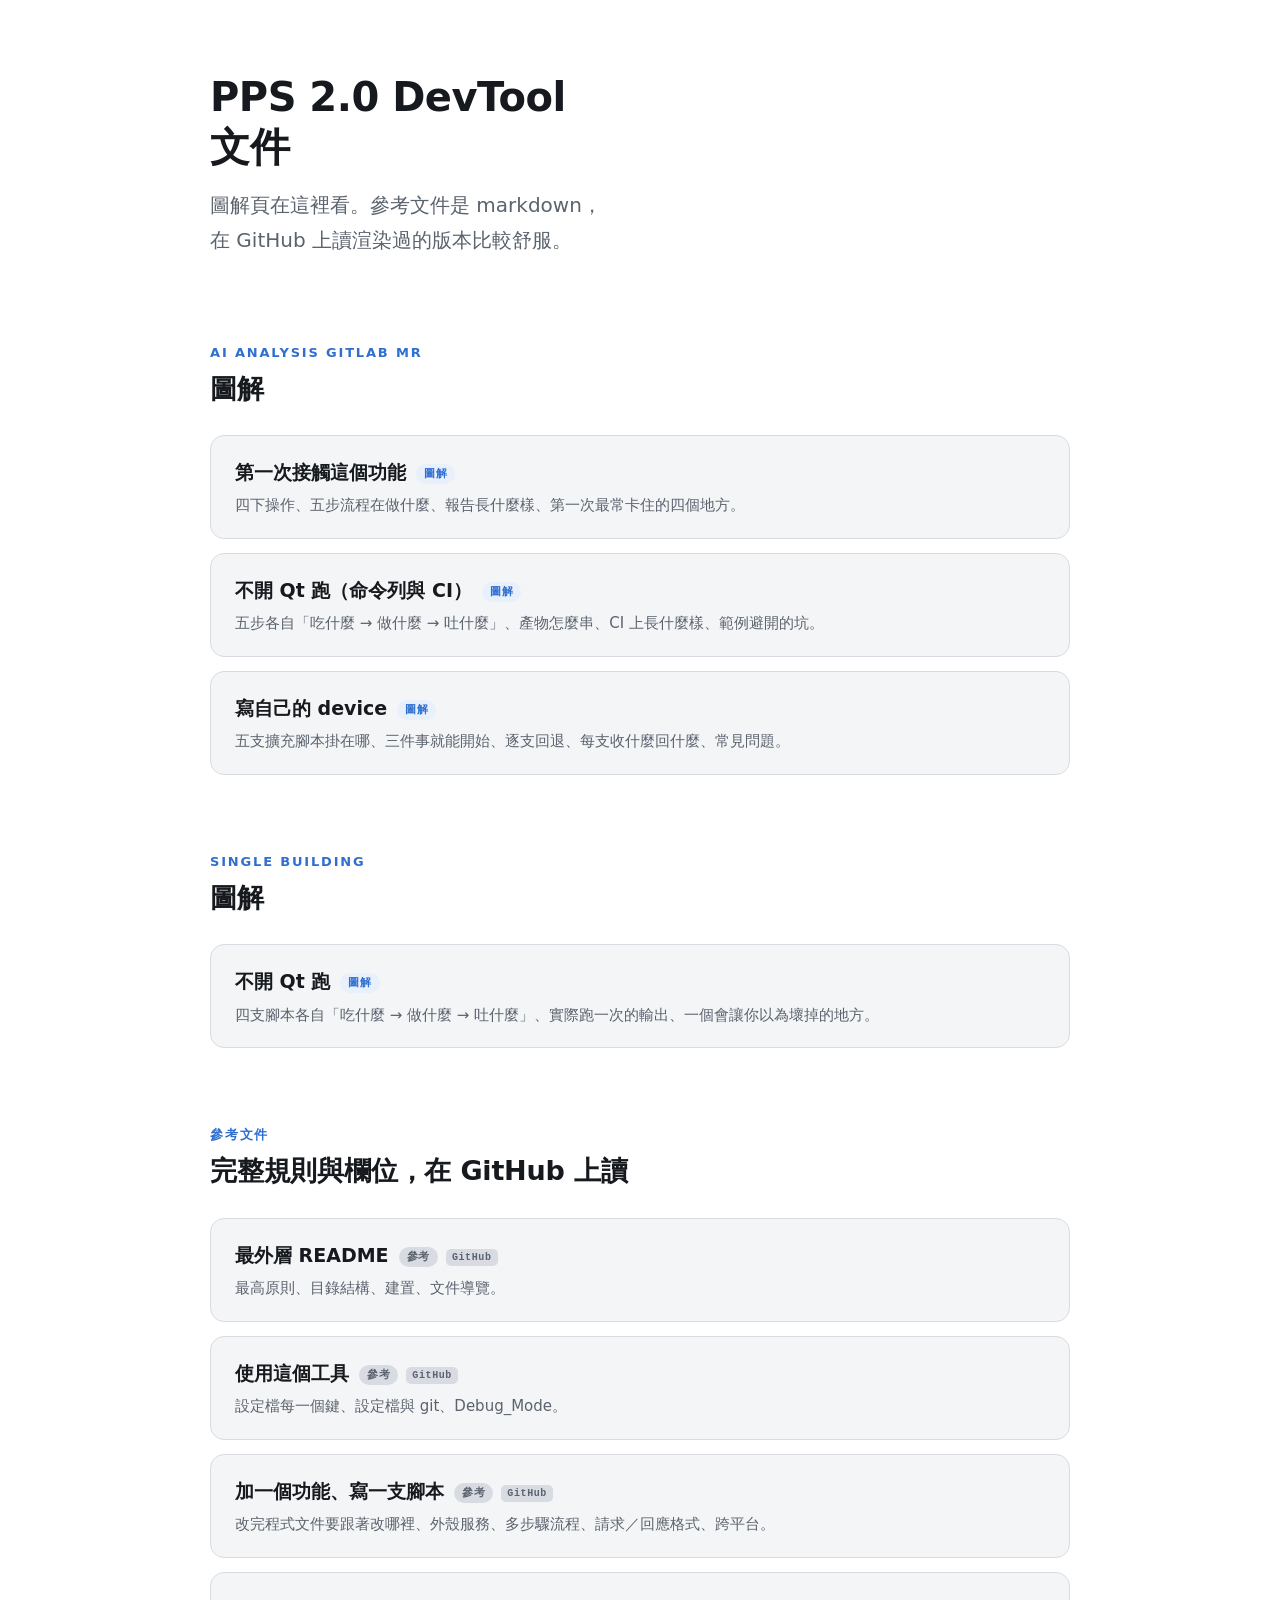
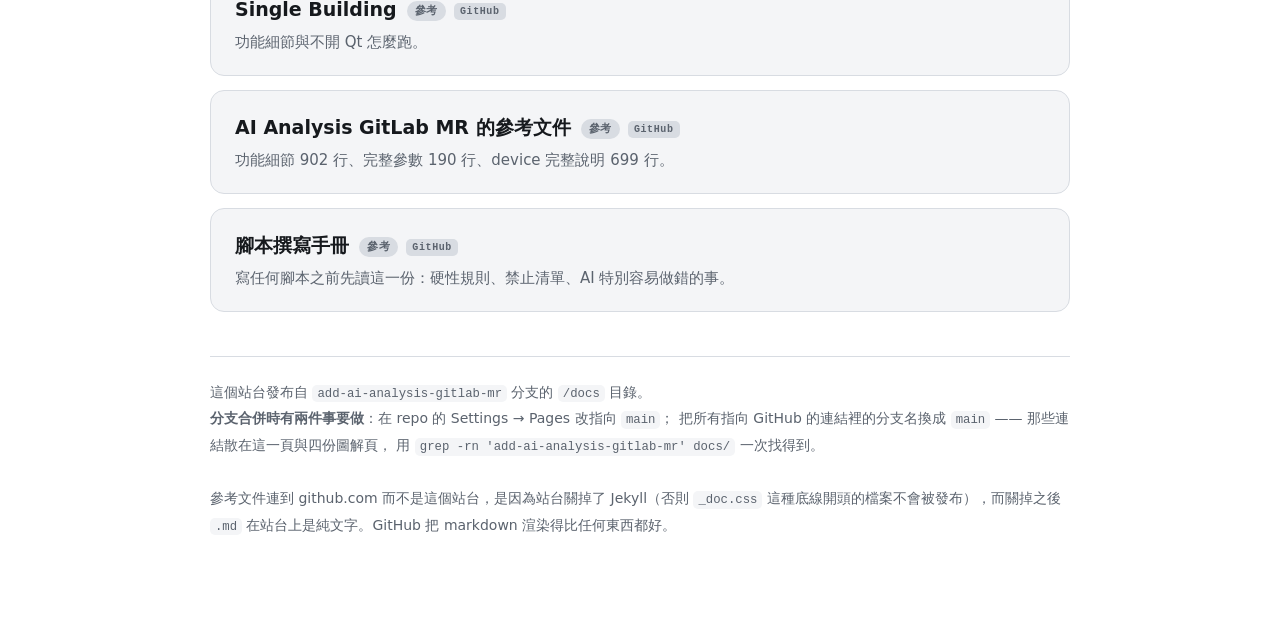
<file: docs/index.html>
<!DOCTYPE html>
<html lang="zh-Hant">
<head>
<meta charset="utf-8">
<meta name="viewport" content="width=device-width, initial-scale=1">
<title>PPS 2.0 DevTool — 文件</title>
<link rel="stylesheet" href="_doc.css">
<style>
  .idx { display: grid; gap: 14px; }
  .idx-card {
    display: block; text-decoration: none; color: inherit;
    background: var(--bg2); border: 1px solid var(--line);
    border-radius: 14px; padding: 20px 24px;
  }
  .idx-card:hover { border-color: var(--accent); }
  .idx-t { font-size: 19px; font-weight: 700; margin-bottom: 4px; }
  .idx-t .tag {
    font: 700 11px/1 var(--mono); letter-spacing: .06em;
    padding: 4px 8px; border-radius: 20px; margin-left: 10px;
    vertical-align: 2px;
  }
  .tag-pic { background: var(--accent-bg); color: var(--accent); }
  .tag-ref { background: var(--line); color: var(--ink2); }
  .idx-d { color: var(--ink2); font-size: 15px; line-height: 1.65; }
</style>
</head>
<body>
<main>

<header>
  <h1>PPS 2.0 DevTool<br>文件</h1>
  <p class="sub">圖解頁在這裡看。參考文件是 markdown，<br>
  在 GitHub 上讀渲染過的版本比較舒服。</p>
</header>

<section>
  <h2>AI Analysis GitLab MR</h2>
  <h3>圖解</h3>
  <div class="idx">
    <a class="idx-card" href="ai-analysis-gitlab-mr/getting-started.html">
      <div class="idx-t">第一次接觸這個功能<span class="tag tag-pic">圖解</span></div>
      <div class="idx-d">四下操作、五步流程在做什麼、報告長什麼樣、第一次最常卡住的四個地方。</div>
    </a>
    <a class="idx-card" href="ai-analysis-gitlab-mr/cli.html">
      <div class="idx-t">不開 Qt 跑（命令列與 CI）<span class="tag tag-pic">圖解</span></div>
      <div class="idx-d">五步各自「吃什麼 → 做什麼 → 吐什麼」、產物怎麼串、CI 上長什麼樣、範例避開的坑。</div>
    </a>
    <a class="idx-card" href="ai-analysis-gitlab-mr/device-authoring.html">
      <div class="idx-t">寫自己的 device<span class="tag tag-pic">圖解</span></div>
      <div class="idx-d">五支擴充腳本掛在哪、三件事就能開始、逐支回退、每支收什麼回什麼、常見問題。</div>
    </a>
  </div>
</section>

<section>
  <h2>Single Building</h2>
  <h3>圖解</h3>
  <div class="idx">
    <a class="idx-card" href="single-building/cli.html">
      <div class="idx-t">不開 Qt 跑<span class="tag tag-pic">圖解</span></div>
      <div class="idx-d">四支腳本各自「吃什麼 → 做什麼 → 吐什麼」、實際跑一次的輸出、一個會讓你以為壞掉的地方。</div>
    </a>
  </div>
</section>

<section>
  <h2>參考文件</h2>
  <h3>完整規則與欄位，在 GitHub 上讀</h3>
  <div class="idx">
    <a class="idx-card ext-card" href="https://github.com/JonasHuang178/PPS2_0DevTool/blob/add-ai-analysis-gitlab-mr/README.md">
      <div class="idx-t">最外層 README<span class="tag tag-ref">參考</span></div>
      <div class="idx-d">最高原則、目錄結構、建置、文件導覽。</div>
    </a>
    <a class="idx-card ext-card" href="https://github.com/JonasHuang178/PPS2_0DevTool/blob/add-ai-analysis-gitlab-mr/docs/user-guide.md">
      <div class="idx-t">使用這個工具<span class="tag tag-ref">參考</span></div>
      <div class="idx-d">設定檔每一個鍵、設定檔與 git、Debug_Mode。</div>
    </a>
    <a class="idx-card ext-card" href="https://github.com/JonasHuang178/PPS2_0DevTool/blob/add-ai-analysis-gitlab-mr/docs/contributing.md">
      <div class="idx-t">加一個功能、寫一支腳本<span class="tag tag-ref">參考</span></div>
      <div class="idx-d">改完程式文件要跟著改哪裡、外殼服務、多步驟流程、請求／回應格式、跨平台。</div>
    </a>
    <a class="idx-card ext-card" href="https://github.com/JonasHuang178/PPS2_0DevTool/tree/add-ai-analysis-gitlab-mr/docs/single-building">
      <div class="idx-t">Single Building<span class="tag tag-ref">參考</span></div>
      <div class="idx-d">功能細節與不開 Qt 怎麼跑。</div>
    </a>
    <a class="idx-card ext-card" href="https://github.com/JonasHuang178/PPS2_0DevTool/tree/add-ai-analysis-gitlab-mr/docs/ai-analysis-gitlab-mr">
      <div class="idx-t">AI Analysis GitLab MR 的參考文件<span class="tag tag-ref">參考</span></div>
      <div class="idx-d">功能細節 902 行、完整參數 190 行、device 完整說明 699 行。</div>
    </a>
    <a class="idx-card ext-card" href="https://github.com/JonasHuang178/PPS2_0DevTool/blob/add-ai-analysis-gitlab-mr/scripts/AUTHORING.md">
      <div class="idx-t">腳本撰寫手冊<span class="tag tag-ref">參考</span></div>
      <div class="idx-d">寫任何腳本之前先讀這一份：硬性規則、禁止清單、AI 特別容易做錯的事。</div>
    </a>
  </div>
</section>

<footer>
  這個站台發布自 <code>add-ai-analysis-gitlab-mr</code> 分支的 <code>/docs</code> 目錄。<br>
  <strong>分支合併時有兩件事要做</strong>：在 repo 的 Settings → Pages 改指向 <code>main</code>；
  把所有指向 GitHub 的連結裡的分支名換成 <code>main</code> —— 那些連結散在這一頁與四份圖解頁，
  用 <code>grep -rn 'add-ai-analysis-gitlab-mr' docs/</code> 一次找得到。<br>
  <br>
  參考文件連到 github.com 而不是這個站台，是因為站台關掉了 Jekyll（否則
  <code>_doc.css</code> 這種底線開頭的檔案不會被發布），而關掉之後 <code>.md</code>
  在站台上是純文字。GitHub 把 markdown 渲染得比任何東西都好。
</footer>

</main>
</body>
</html>
</file>
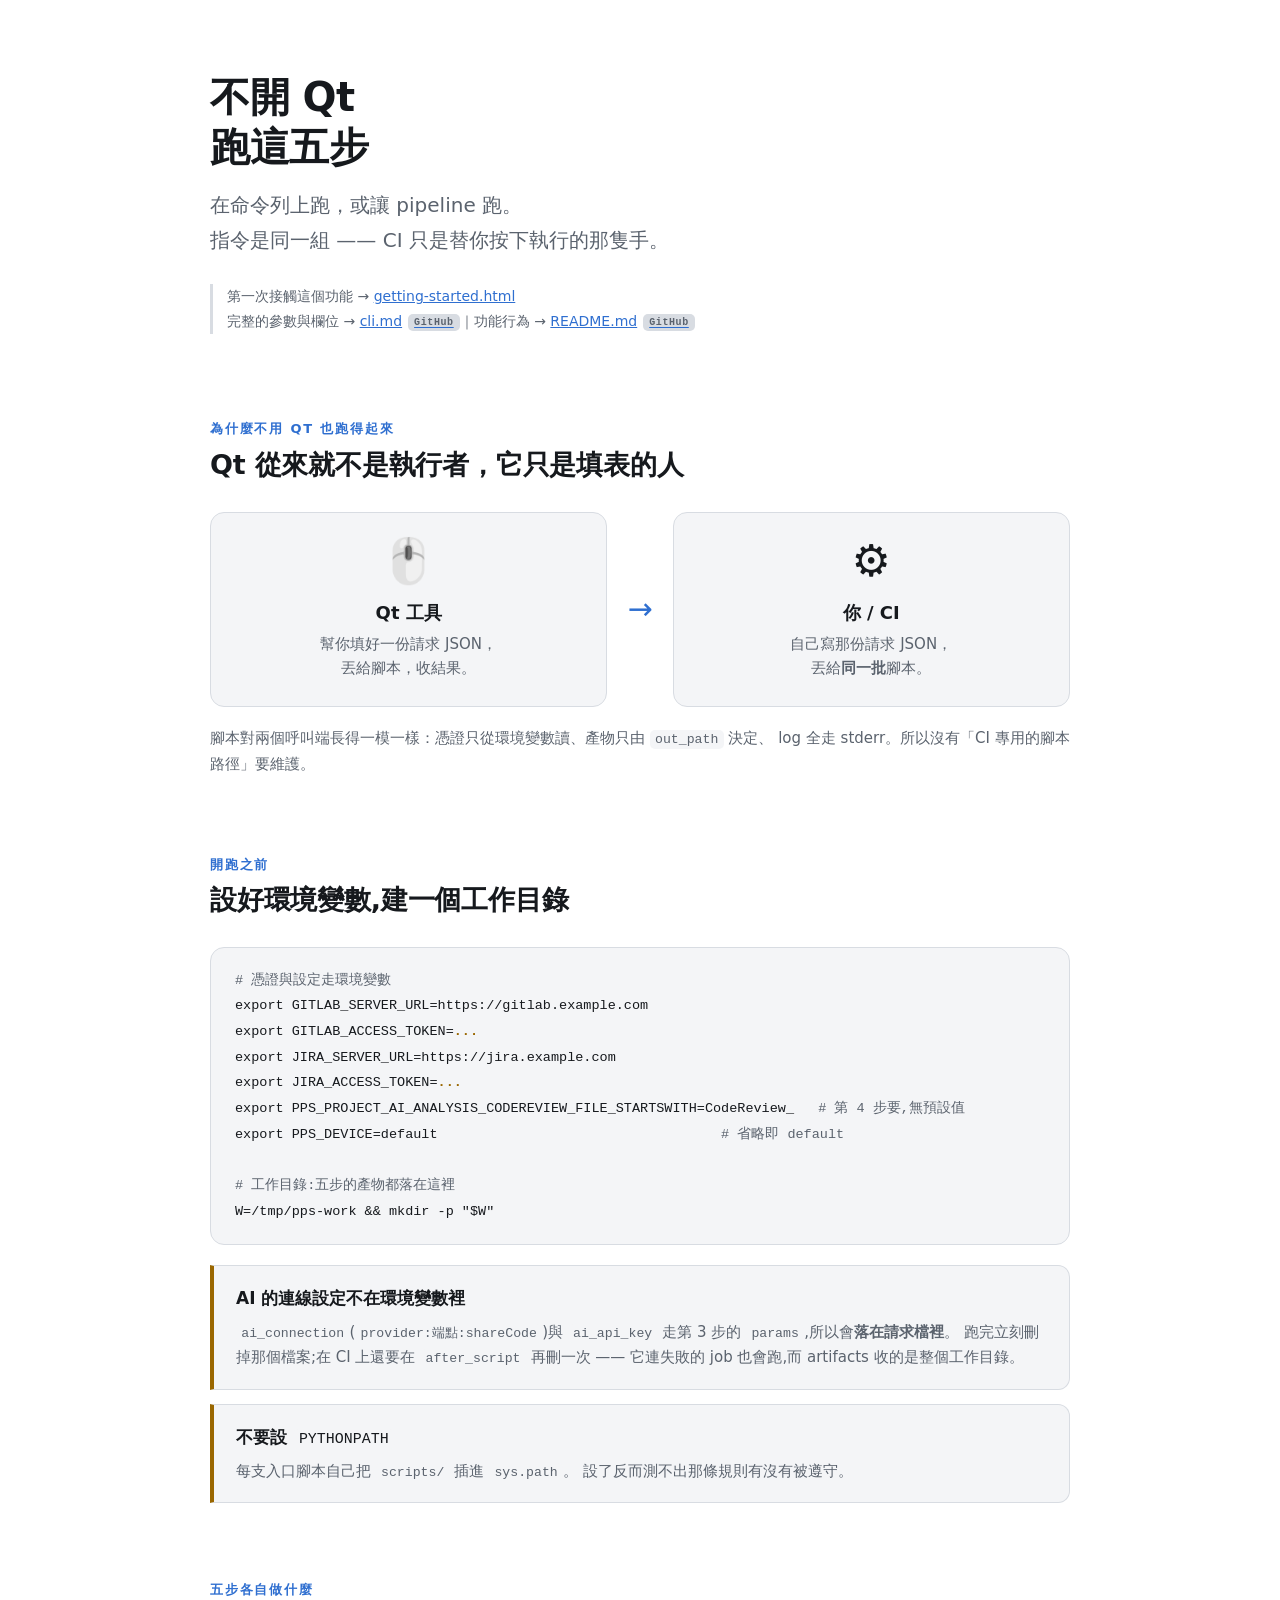
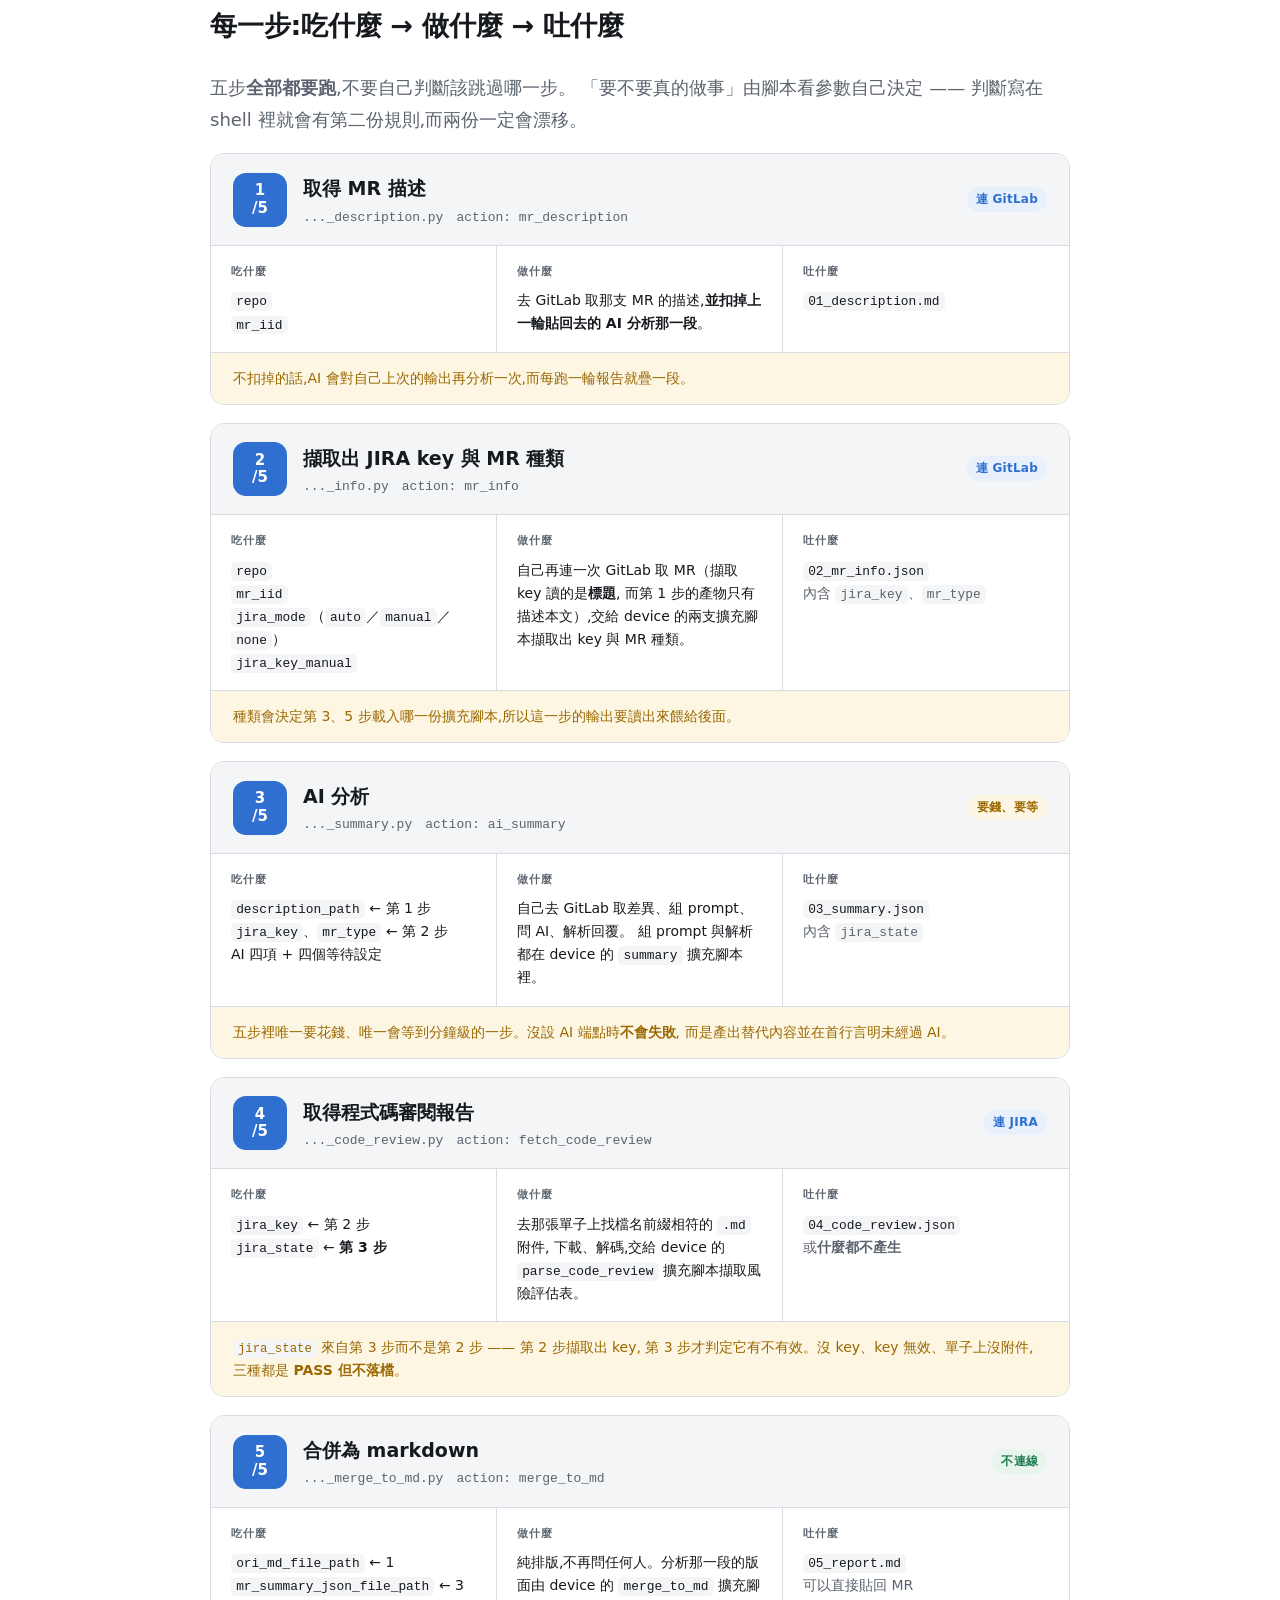
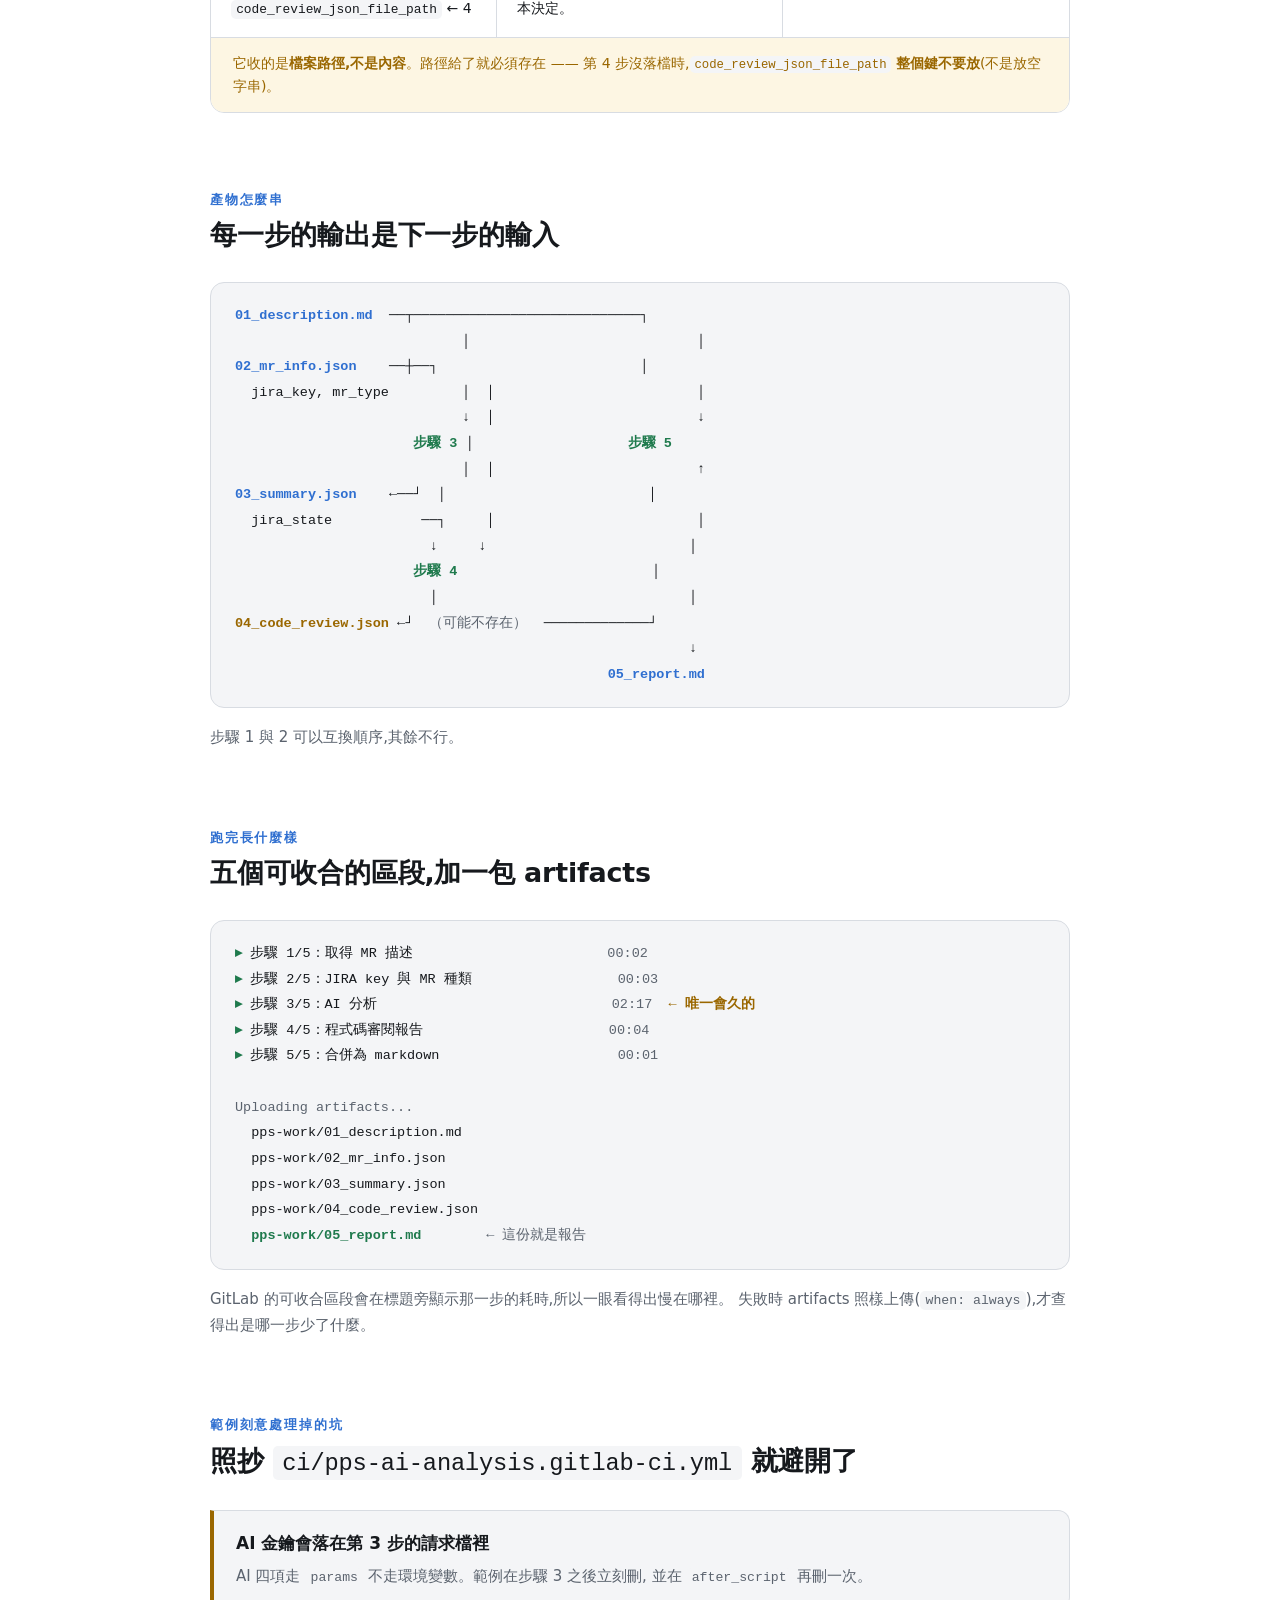
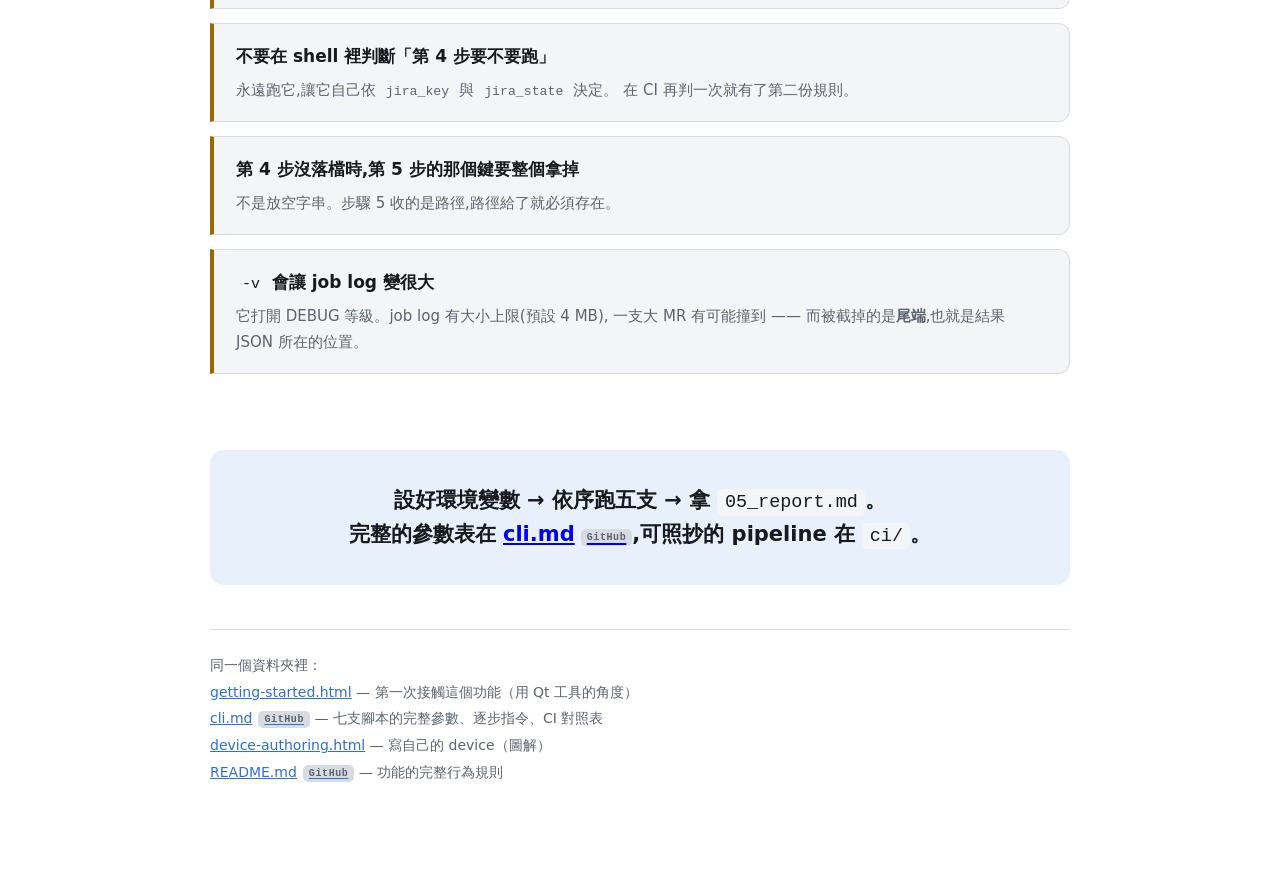
<file: docs/ai-analysis-gitlab-mr/cli.html>
<!DOCTYPE html>
<html lang="zh-Hant">
<head>
<meta charset="utf-8">
<meta name="viewport" content="width=device-width, initial-scale=1">
<title>AI Analysis GitLab MR — 不開 Qt 跑（命令列與 CI）</title>
<link rel="stylesheet" href="../_doc.css">
</head>
<body>
<main>

<header>
  <h1>不開 Qt<br>跑這五步</h1>
  <p class="sub">在命令列上跑，或讓 pipeline 跑。<br>
  指令是同一組 —— CI 只是替你按下執行的那隻手。</p>
  <div class="kin">
    第一次接觸這個功能 → <a href="getting-started.html">getting-started.html</a><br>
    完整的參數與欄位 → <a class="ext" href="https://github.com/JonasHuang178/PPS2_0DevTool/blob/add-ai-analysis-gitlab-mr/docs/ai-analysis-gitlab-mr/cli.md">cli.md</a>｜功能行為 → <a class="ext" href="https://github.com/JonasHuang178/PPS2_0DevTool/blob/add-ai-analysis-gitlab-mr/docs/ai-analysis-gitlab-mr/README.md">README.md</a>
  </div>
</header>

<!-- ============ 為什麼跑得起來 ============ -->
<section>
  <h2>為什麼不用 Qt 也跑得起來</h2>
  <h3>Qt 從來就不是執行者，它只是填表的人</h3>

  <div class="ba">
    <div class="ba-card">
      <div class="ba-ico">🖱️</div>
      <div class="ba-t">Qt 工具</div>
      <div class="ba-d">幫你填好一份請求 JSON，<br>丟給腳本，收結果。</div>
    </div>
    <div class="ba-arrow">→</div>
    <div class="ba-card">
      <div class="ba-ico">⚙️</div>
      <div class="ba-t">你 / CI</div>
      <div class="ba-d">自己寫那份請求 JSON，<br>丟給<strong>同一批</strong>腳本。</div>
    </div>
  </div>

  <p class="muted" style="font-size:15px;margin-top:18px">
    腳本對兩個呼叫端長得一模一樣：憑證只從環境變數讀、產物只由 <code>out_path</code> 決定、
    log 全走 stderr。所以沒有「CI 專用的腳本路徑」要維護。
  </p>
</section>

<!-- ============ 準備 ============ -->
<section>
  <h2>開跑之前</h2>
  <h3>設好環境變數,建一個工作目錄</h3>

  <div class="term"><span class="c"># 憑證與設定走環境變數</span>
export GITLAB_SERVER_URL=https://gitlab.example.com
export GITLAB_ACCESS_TOKEN=<span class="y">...</span>
export JIRA_SERVER_URL=https://jira.example.com
export JIRA_ACCESS_TOKEN=<span class="y">...</span>
export PPS_PROJECT_AI_ANALYSIS_CODEREVIEW_FILE_STARTSWITH=CodeReview_   <span class="c"># 第 4 步要,無預設值</span>
export PPS_DEVICE=default                                   <span class="c"># 省略即 default</span>

<span class="c"># 工作目錄:五步的產物都落在這裡</span>
W=/tmp/pps-work &amp;&amp; mkdir -p "$W"</div>

  <div class="stuck" style="margin-top:20px">
    <div class="st">
      <div class="st-q">AI 的連線設定<strong>不在</strong>環境變數裡</div>
      <div class="st-a"><code>ai_connection</code>(<code>provider:端點:shareCode</code>)與
      <code>ai_api_key</code> 走第 3 步的 <code>params</code>,所以會<strong>落在請求檔裡</strong>。
      跑完立刻刪掉那個檔案;在 CI 上還要在 <code>after_script</code> 再刪一次 ——
      它連失敗的 job 也會跑,而 artifacts 收的是整個工作目錄。</div>
    </div>
    <div class="st">
      <div class="st-q">不要設 <code>PYTHONPATH</code></div>
      <div class="st-a">每支入口腳本自己把 <code>scripts/</code> 插進 <code>sys.path</code>。
      設了反而測不出那條規則有沒有被遵守。</div>
    </div>
  </div>
</section>

<!-- ============ 五步各自做什麼 ============ -->
<section>
  <h2>五步各自做什麼</h2>
  <h3>每一步:吃什麼 → 做什麼 → 吐什麼</h3>
  <p class="lead muted">五步<strong>全部都要跑</strong>,不要自己判斷該跳過哪一步。
  「要不要真的做事」由腳本看參數自己決定 —— 判斷寫在 shell 裡就會有第二份規則,而兩份一定會漂移。</p>

  <!-- 1 -->
  <div class="io">
    <div class="io-head">
      <div class="io-n">1<br>/5</div>
      <div>
        <div class="io-t">取得 MR 描述</div>
        <div class="io-s">..._description.py　action: mr_description</div>
      </div>
      <div><span class="fl-tag tag-net">連 GitLab</span></div>
    </div>
    <div class="io-body">
      <div class="io-cell">
        <div class="io-k">吃什麼</div>
        <div class="io-v"><code>repo</code><br><code>mr_iid</code></div>
      </div>
      <div class="io-cell">
        <div class="io-k">做什麼</div>
        <div class="io-v">去 GitLab 取那支 MR 的描述,<strong>並扣掉上一輪貼回去的 AI 分析那一段</strong>。</div>
      </div>
      <div class="io-cell">
        <div class="io-k">吐什麼</div>
        <div class="io-v"><code>01_description.md</code></div>
      </div>
    </div>
    <div class="io-note">不扣掉的話,AI 會對自己上次的輸出再分析一次,而每跑一輪報告就疊一段。</div>
  </div>

  <!-- 2 -->
  <div class="io">
    <div class="io-head">
      <div class="io-n">2<br>/5</div>
      <div>
        <div class="io-t">擷取出 JIRA key 與 MR 種類</div>
        <div class="io-s">..._info.py　action: mr_info</div>
      </div>
      <div><span class="fl-tag tag-net">連 GitLab</span></div>
    </div>
    <div class="io-body">
      <div class="io-cell">
        <div class="io-k">吃什麼</div>
        <div class="io-v"><code>repo</code><br><code>mr_iid</code><br>
        <code>jira_mode</code>（<code>auto</code>／<code>manual</code>／<code>none</code>）<br>
        <code>jira_key_manual</code></div>
      </div>
      <div class="io-cell">
        <div class="io-k">做什麼</div>
        <div class="io-v">自己再連一次 GitLab 取 MR（擷取 key 讀的是<strong>標題</strong>,
        而第 1 步的產物只有描述本文）,交給 device 的兩支擴充腳本擷取出 key 與 MR 種類。</div>
      </div>
      <div class="io-cell">
        <div class="io-k">吐什麼</div>
        <div class="io-v"><code>02_mr_info.json</code><br>
        <span class="muted">內含 <code>jira_key</code>、<code>mr_type</code></span></div>
      </div>
    </div>
    <div class="io-note">種類會決定第 3、5 步載入哪一份擴充腳本,所以這一步的輸出要讀出來餵給後面。</div>
  </div>

  <!-- 3 -->
  <div class="io">
    <div class="io-head">
      <div class="io-n">3<br>/5</div>
      <div>
        <div class="io-t">AI 分析</div>
        <div class="io-s">..._summary.py　action: ai_summary</div>
      </div>
      <div><span class="fl-tag tag-cost">要錢、要等</span></div>
    </div>
    <div class="io-body">
      <div class="io-cell">
        <div class="io-k">吃什麼</div>
        <div class="io-v"><code>description_path</code> ← 第 1 步<br>
        <code>jira_key</code>、<code>mr_type</code> ← 第 2 步<br>
        AI 四項 + 四個等待設定</div>
      </div>
      <div class="io-cell">
        <div class="io-k">做什麼</div>
        <div class="io-v">自己去 GitLab 取差異、組 prompt、問 AI、解析回覆。
        組 prompt 與解析都在 device 的 <code>summary</code> 擴充腳本裡。</div>
      </div>
      <div class="io-cell">
        <div class="io-k">吐什麼</div>
        <div class="io-v"><code>03_summary.json</code><br>
        <span class="muted">內含 <code>jira_state</code></span></div>
      </div>
    </div>
    <div class="io-note">五步裡唯一要花錢、唯一會等到分鐘級的一步。沒設 AI 端點時<strong>不會失敗</strong>,
    而是產出替代內容並在首行言明未經過 AI。</div>
  </div>

  <!-- 4 -->
  <div class="io">
    <div class="io-head">
      <div class="io-n">4<br>/5</div>
      <div>
        <div class="io-t">取得程式碼審閱報告</div>
        <div class="io-s">..._code_review.py　action: fetch_code_review</div>
      </div>
      <div><span class="fl-tag tag-net">連 JIRA</span></div>
    </div>
    <div class="io-body">
      <div class="io-cell">
        <div class="io-k">吃什麼</div>
        <div class="io-v"><code>jira_key</code> ← 第 2 步<br>
        <code>jira_state</code> ← <strong>第 3 步</strong></div>
      </div>
      <div class="io-cell">
        <div class="io-k">做什麼</div>
        <div class="io-v">去那張單子上找檔名前綴相符的 <code>.md</code> 附件,
        下載、解碼,交給 device 的 <code>parse_code_review</code> 擴充腳本擷取風險評估表。</div>
      </div>
      <div class="io-cell">
        <div class="io-k">吐什麼</div>
        <div class="io-v"><code>04_code_review.json</code><br>
        <span class="muted">或<strong>什麼都不產生</strong></span></div>
      </div>
    </div>
    <div class="io-note"><code>jira_state</code> 來自第 3 步而不是第 2 步 —— 第 2 步擷取出 key,
    第 3 步才判定它有不有效。沒 key、key 無效、單子上沒附件,三種都是 <strong>PASS 但不落檔</strong>。</div>
  </div>

  <!-- 5 -->
  <div class="io">
    <div class="io-head">
      <div class="io-n">5<br>/5</div>
      <div>
        <div class="io-t">合併為 markdown</div>
        <div class="io-s">..._merge_to_md.py　action: merge_to_md</div>
      </div>
      <div><span class="fl-tag tag-local">不連線</span></div>
    </div>
    <div class="io-body">
      <div class="io-cell">
        <div class="io-k">吃什麼</div>
        <div class="io-v"><code>ori_md_file_path</code> ← 1<br>
        <code>mr_summary_json_file_path</code> ← 3<br>
        <code>code_review_json_file_path</code> ← 4</div>
      </div>
      <div class="io-cell">
        <div class="io-k">做什麼</div>
        <div class="io-v">純排版,不再問任何人。分析那一段的版面由 device 的
        <code>merge_to_md</code> 擴充腳本決定。</div>
      </div>
      <div class="io-cell">
        <div class="io-k">吐什麼</div>
        <div class="io-v"><code>05_report.md</code><br>
        <span class="muted">可以直接貼回 MR</span></div>
      </div>
    </div>
    <div class="io-note">它收的是<strong>檔案路徑,不是內容</strong>。路徑給了就必須存在 ——
    第 4 步沒落檔時,<code>code_review_json_file_path</code> <strong>整個鍵不要放</strong>(不是放空字串)。</div>
  </div>
</section>

<!-- ============ 產物怎麼串 ============ -->
<section>
  <h2>產物怎麼串</h2>
  <h3>每一步的輸出是下一步的輸入</h3>

  <div class="term"><span class="b">01_description.md</span>  ──┬────────────────────────────┐
                            │                            │
<span class="b">02_mr_info.json</span>    ──┼──┐                         │
  jira_key, mr_type         │  │                         │
                            ↓  │                         ↓
                      <span class="g">步驟 3</span> │                   <span class="g">步驟 5</span>
                            │  │                         ↑
<span class="b">03_summary.json</span>    ←──┘  │                         │
  jira_state           ──┐     │                         │
                        ↓     ↓                         │
                      <span class="g">步驟 4</span>                        │
                        │                               │
<span class="y">04_code_review.json</span> ←┘  <span class="c">（可能不存在）</span>  ─────────────┘
                                                        ↓
                                              <span class="b">05_report.md</span></div>

  <p class="muted" style="font-size:15px;margin-top:16px">
    步驟 1 與 2 可以互換順序,其餘不行。
  </p>
</section>

<!-- ============ 跑完長什麼樣 ============ -->
<section>
  <h2>跑完長什麼樣</h2>
  <h3>五個可收合的區段,加一包 artifacts</h3>

  <div class="term"><span class="g">▸</span> 步驟 1/5：取得 MR 描述                        <span class="c">00:02</span>
<span class="g">▸</span> 步驟 2/5：JIRA key 與 MR 種類                  <span class="c">00:03</span>
<span class="g">▸</span> 步驟 3/5：AI 分析                             <span class="c">02:17</span>  <span class="y">← 唯一會久的</span>
<span class="g">▸</span> 步驟 4/5：程式碼審閱報告                       <span class="c">00:04</span>
<span class="g">▸</span> 步驟 5/5：合併為 markdown                      <span class="c">00:01</span>

<span class="c">Uploading artifacts...</span>
  pps-work/01_description.md
  pps-work/02_mr_info.json
  pps-work/03_summary.json
  pps-work/04_code_review.json
  <span class="g">pps-work/05_report.md</span>        <span class="c">← 這份就是報告</span></div>

  <p class="muted" style="font-size:15px;margin-top:16px">
    GitLab 的可收合區段會在標題旁顯示那一步的耗時,所以一眼看得出慢在哪裡。
    失敗時 artifacts 照樣上傳(<code>when: always</code>),才查得出是哪一步少了什麼。
  </p>
</section>

<!-- ============ 坑 ============ -->
<section>
  <h2>範例刻意處理掉的坑</h2>
  <h3>照抄 <code>ci/pps-ai-analysis.gitlab-ci.yml</code> 就避開了</h3>

  <div class="stuck">
    <div class="st">
      <div class="st-q">AI 金鑰會落在第 3 步的請求檔裡</div>
      <div class="st-a">AI 四項走 <code>params</code> 不走環境變數。範例在步驟 3 之後立刻刪,
      並在 <code>after_script</code> 再刪一次。</div>
    </div>
    <div class="st">
      <div class="st-q">不要在 shell 裡判斷「第 4 步要不要跑」</div>
      <div class="st-a">永遠跑它,讓它自己依 <code>jira_key</code> 與 <code>jira_state</code> 決定。
      在 CI 再判一次就有了第二份規則。</div>
    </div>
    <div class="st">
      <div class="st-q">第 4 步沒落檔時,第 5 步的那個鍵要<strong>整個拿掉</strong></div>
      <div class="st-a">不是放空字串。步驟 5 收的是路徑,路徑給了就必須存在。</div>
    </div>
    <div class="st">
      <div class="st-q"><code>-v</code> 會讓 job log 變很大</div>
      <div class="st-a">它打開 DEBUG 等級。job log 有大小上限(預設 4 MB),
      一支大 MR 有可能撞到 —— 而被截掉的是<strong>尾端</strong>,也就是結果 JSON 所在的位置。</div>
    </div>
  </div>
</section>

<!-- ============ 常見問題 ============

     這一節的題目全部清空了，等使用者逐題提出需求再加回來。

     要加第一題時：把這整段註解的頭尾拿掉，然後照下面的形狀填。
     答案裡有 strong 或 br 這類標籤時，**一定**要包在內層那一個 span 裡 ——
     .qa-a 是 grid，直接放的話每個標籤都會變成獨立的格子，被擠成一行一個字。

<section>
  <h2>常見問題</h2>
  <h3>在命令列或 CI 上最常被問的</h3>

  <div class="qa">
    <div class="qa-item">
      <div class="qa-q"><span>問題寫這裡？</span></div>
      <div class="qa-a"><span>
        <div class="spec">
          <div class="spec-grp">分組的小標題</div>
          <div class="spec-k">欄位</div>
          <div class="spec-v">內容。<span class="dim">次要的說明用 dim</span></div>
          <div class="spec-grp">第二組</div>
          <div class="spec-k">欄位</div>
          <div class="spec-v">內容</div>
        </div>
        <p class="spec-note">⚠️ 要特別提醒的寫這裡（選用）。</p>
      </span></div>
    </div>
  </div>
</section>

============ 常見問題結束 ============ -->

<div class="closing">
  設好環境變數 → 依序跑五支 → 拿 <code>05_report.md</code>。<br>
  完整的參數表在 <a class="ext" href="https://github.com/JonasHuang178/PPS2_0DevTool/blob/add-ai-analysis-gitlab-mr/docs/ai-analysis-gitlab-mr/cli.md">cli.md</a>,可照抄的 pipeline 在 <code>ci/</code>。
</div>

<footer>
  同一個資料夾裡：<br>
  <a href="getting-started.html">getting-started.html</a> — 第一次接觸這個功能（用 Qt 工具的角度）<br>
  <a class="ext" href="https://github.com/JonasHuang178/PPS2_0DevTool/blob/add-ai-analysis-gitlab-mr/docs/ai-analysis-gitlab-mr/cli.md">cli.md</a> — 七支腳本的完整參數、逐步指令、CI 對照表<br>
  <a href="device-authoring.html">device-authoring.html</a> — 寫自己的 device（圖解）<br>
  <a class="ext" href="https://github.com/JonasHuang178/PPS2_0DevTool/blob/add-ai-analysis-gitlab-mr/docs/ai-analysis-gitlab-mr/README.md">README.md</a> — 功能的完整行為規則
</footer>

</main>
</body>
</html>
</file>
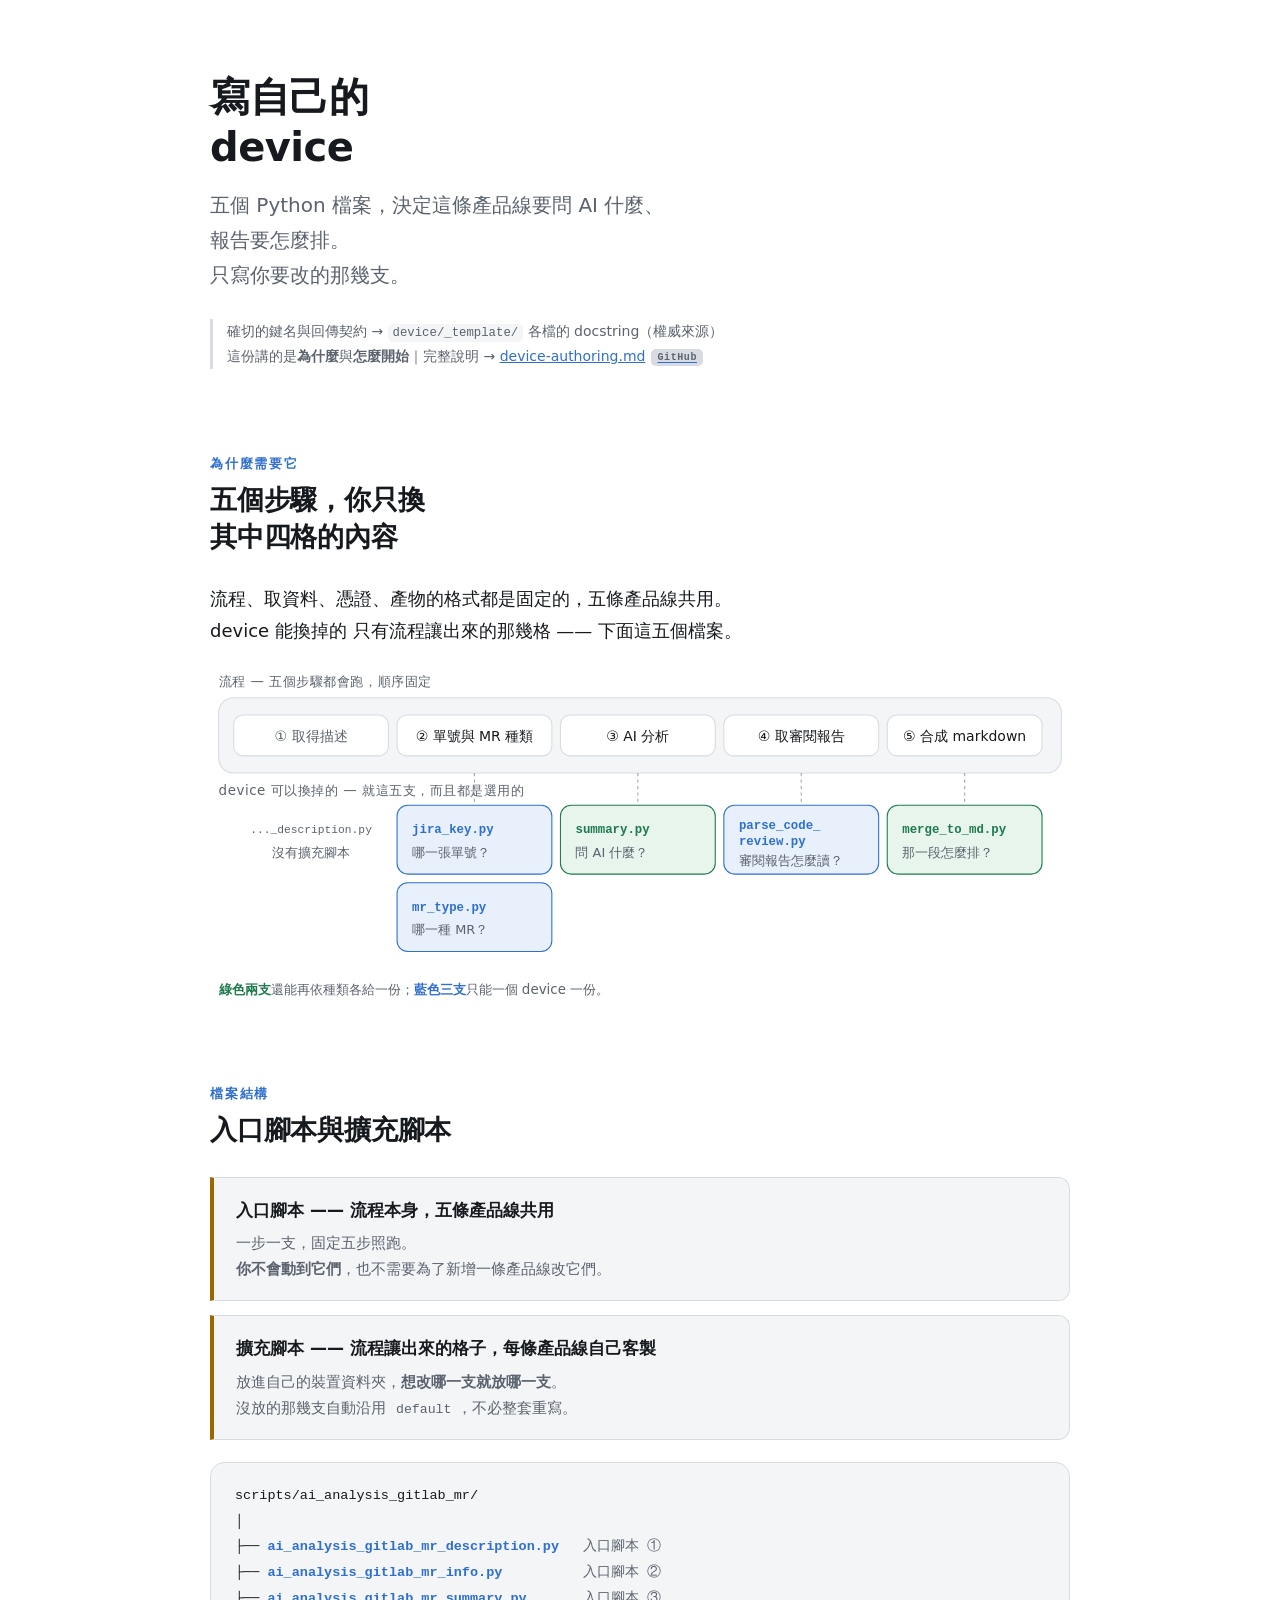
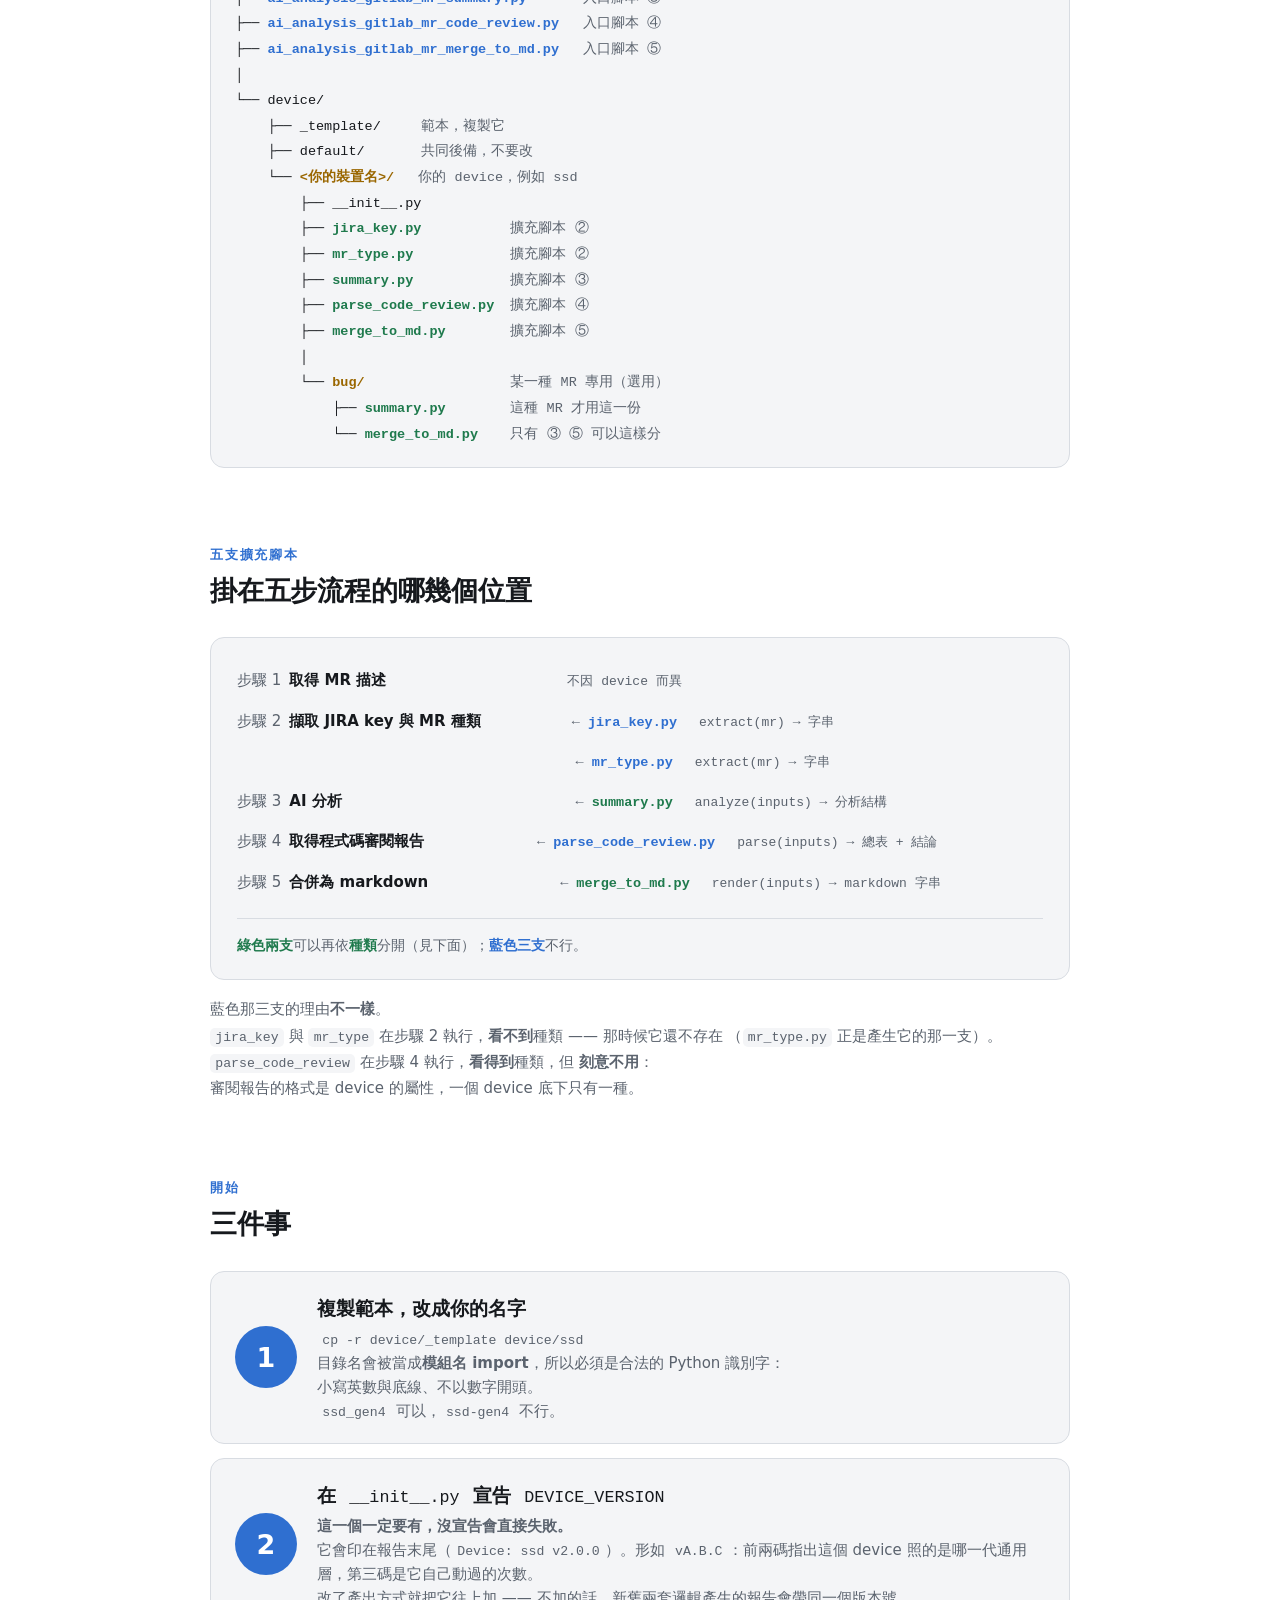
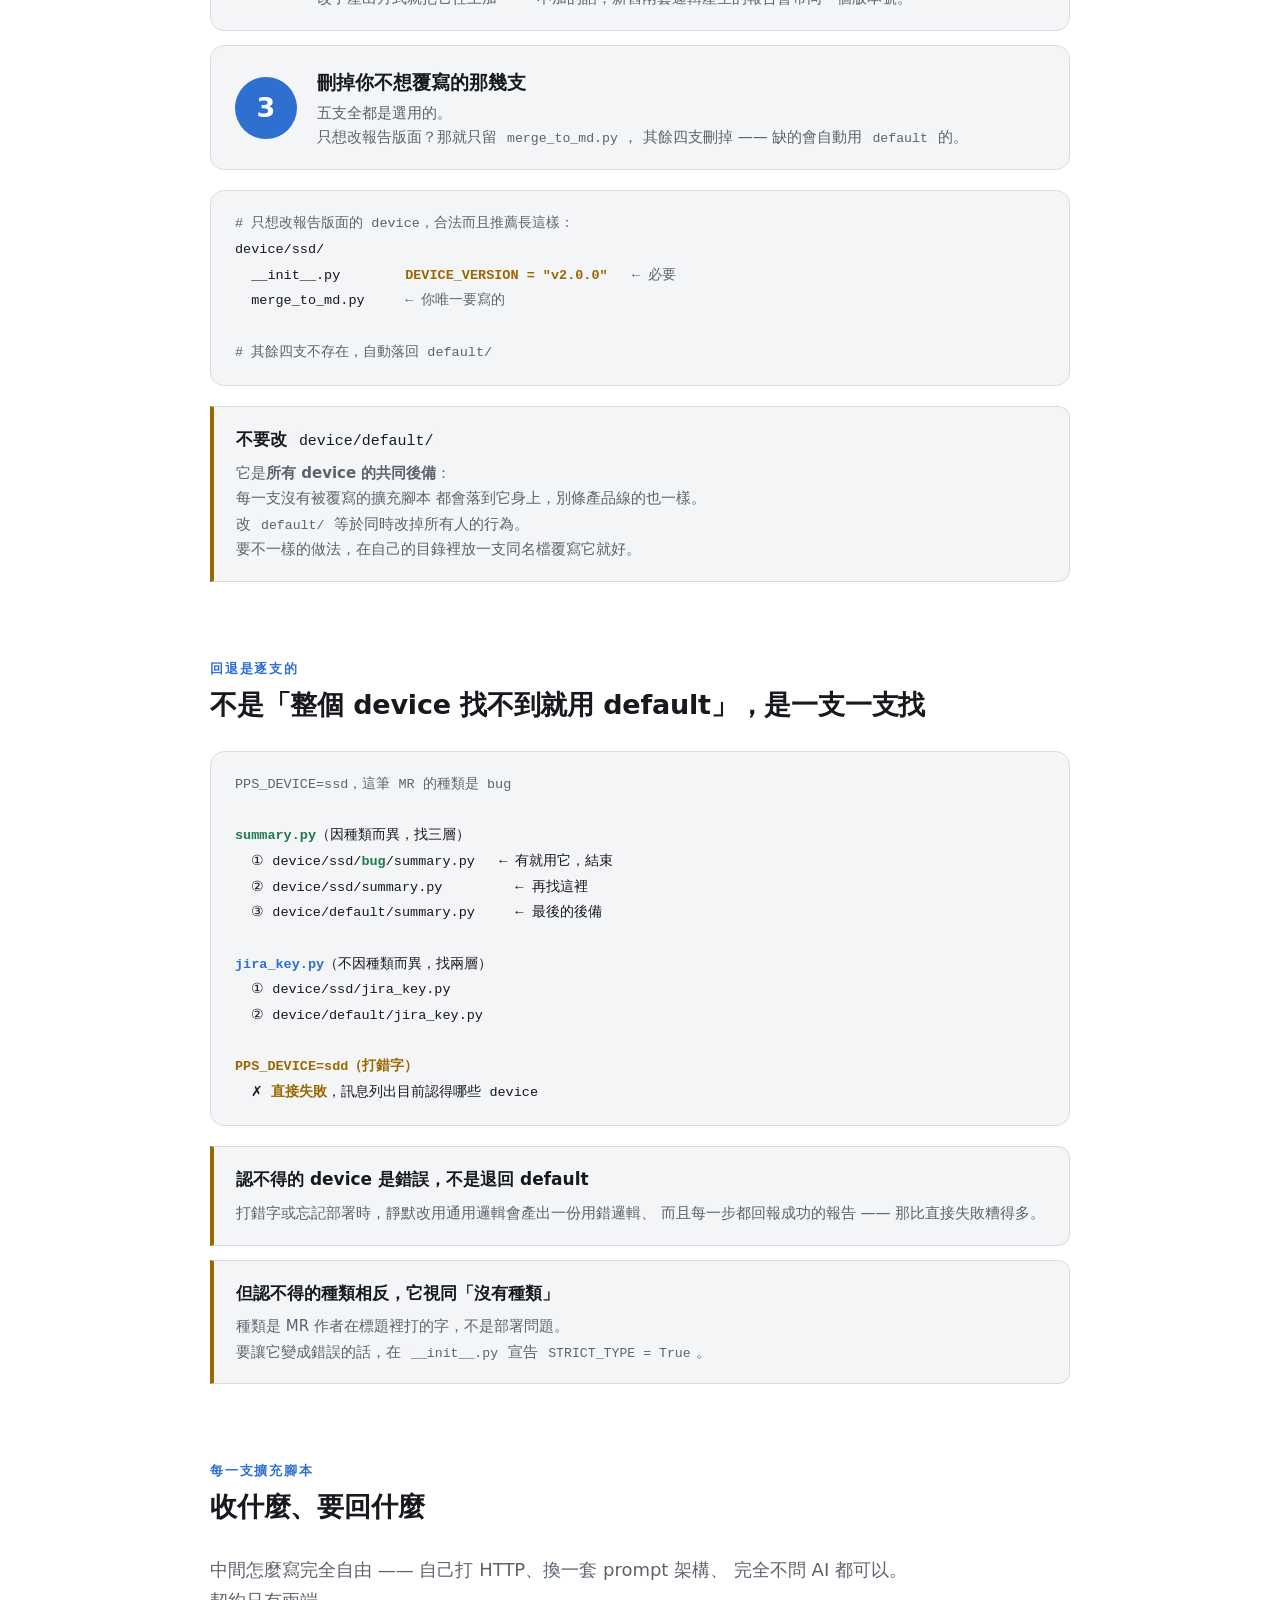
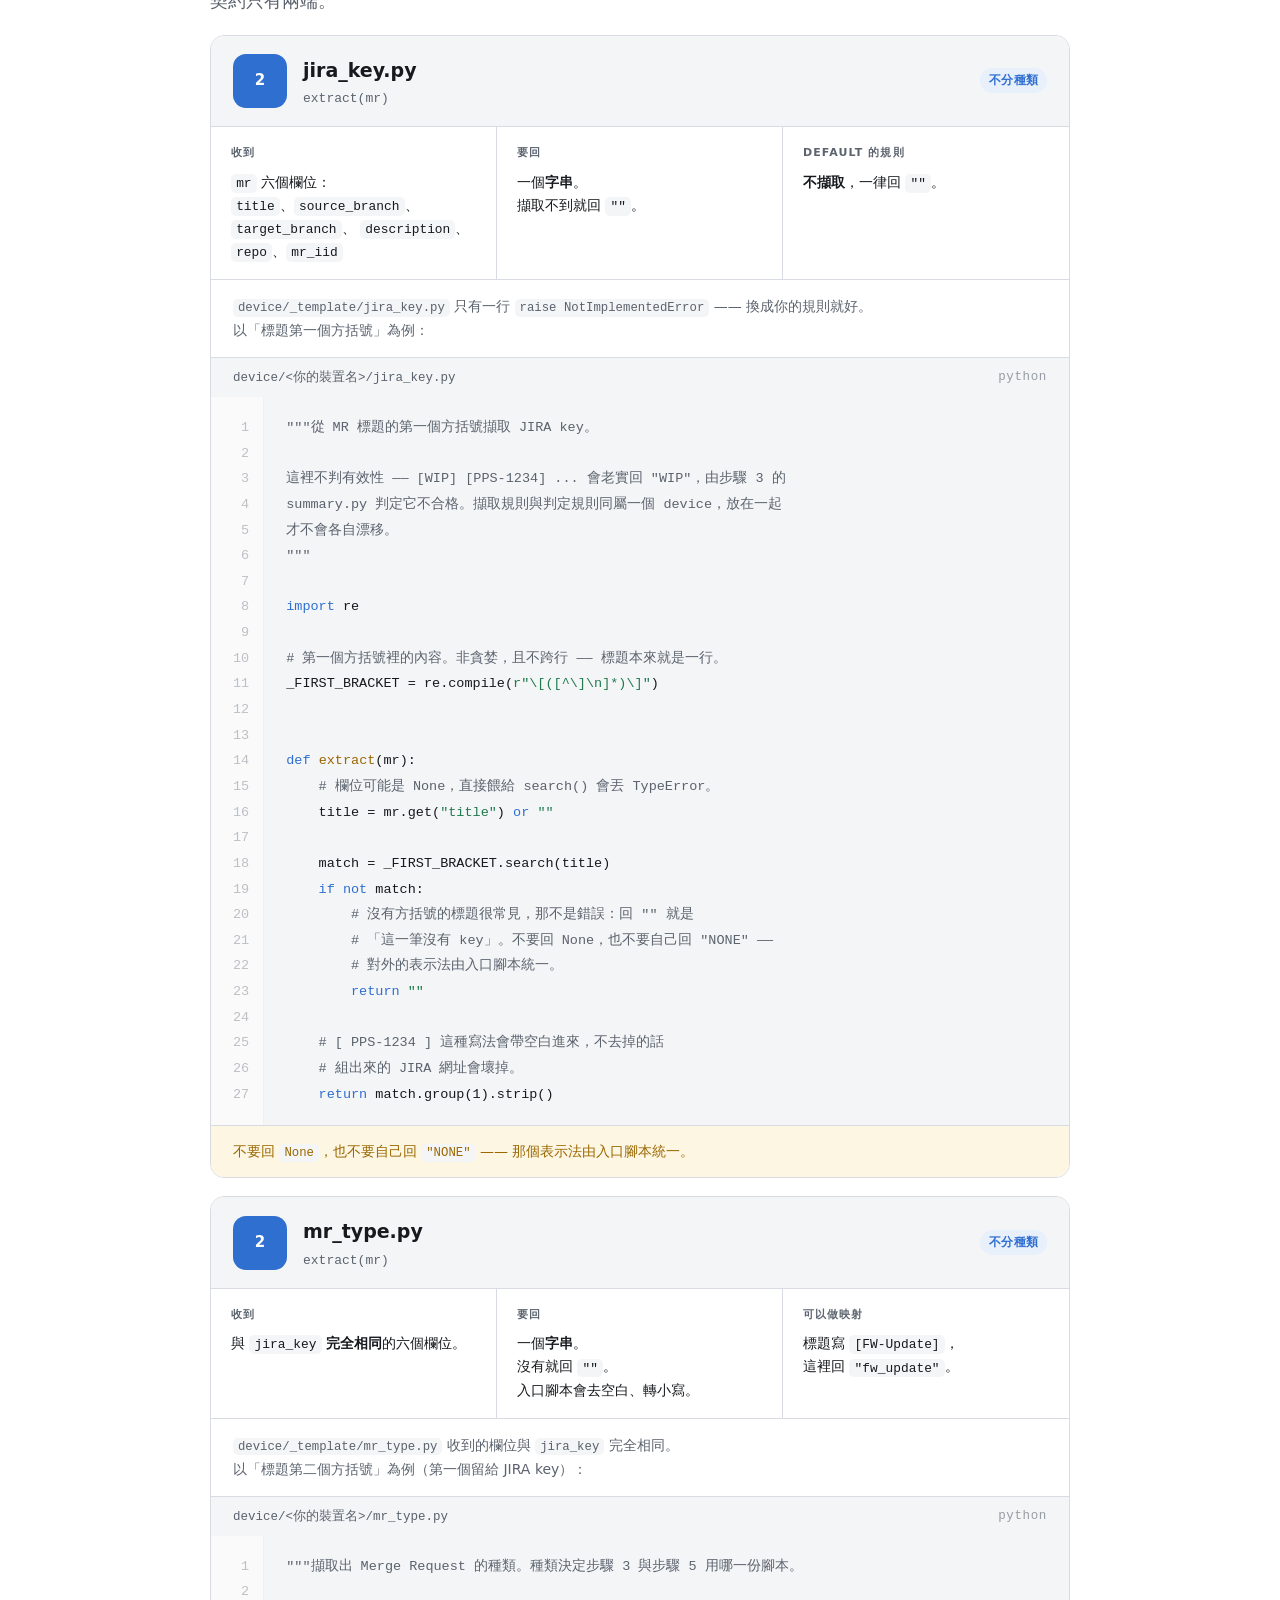
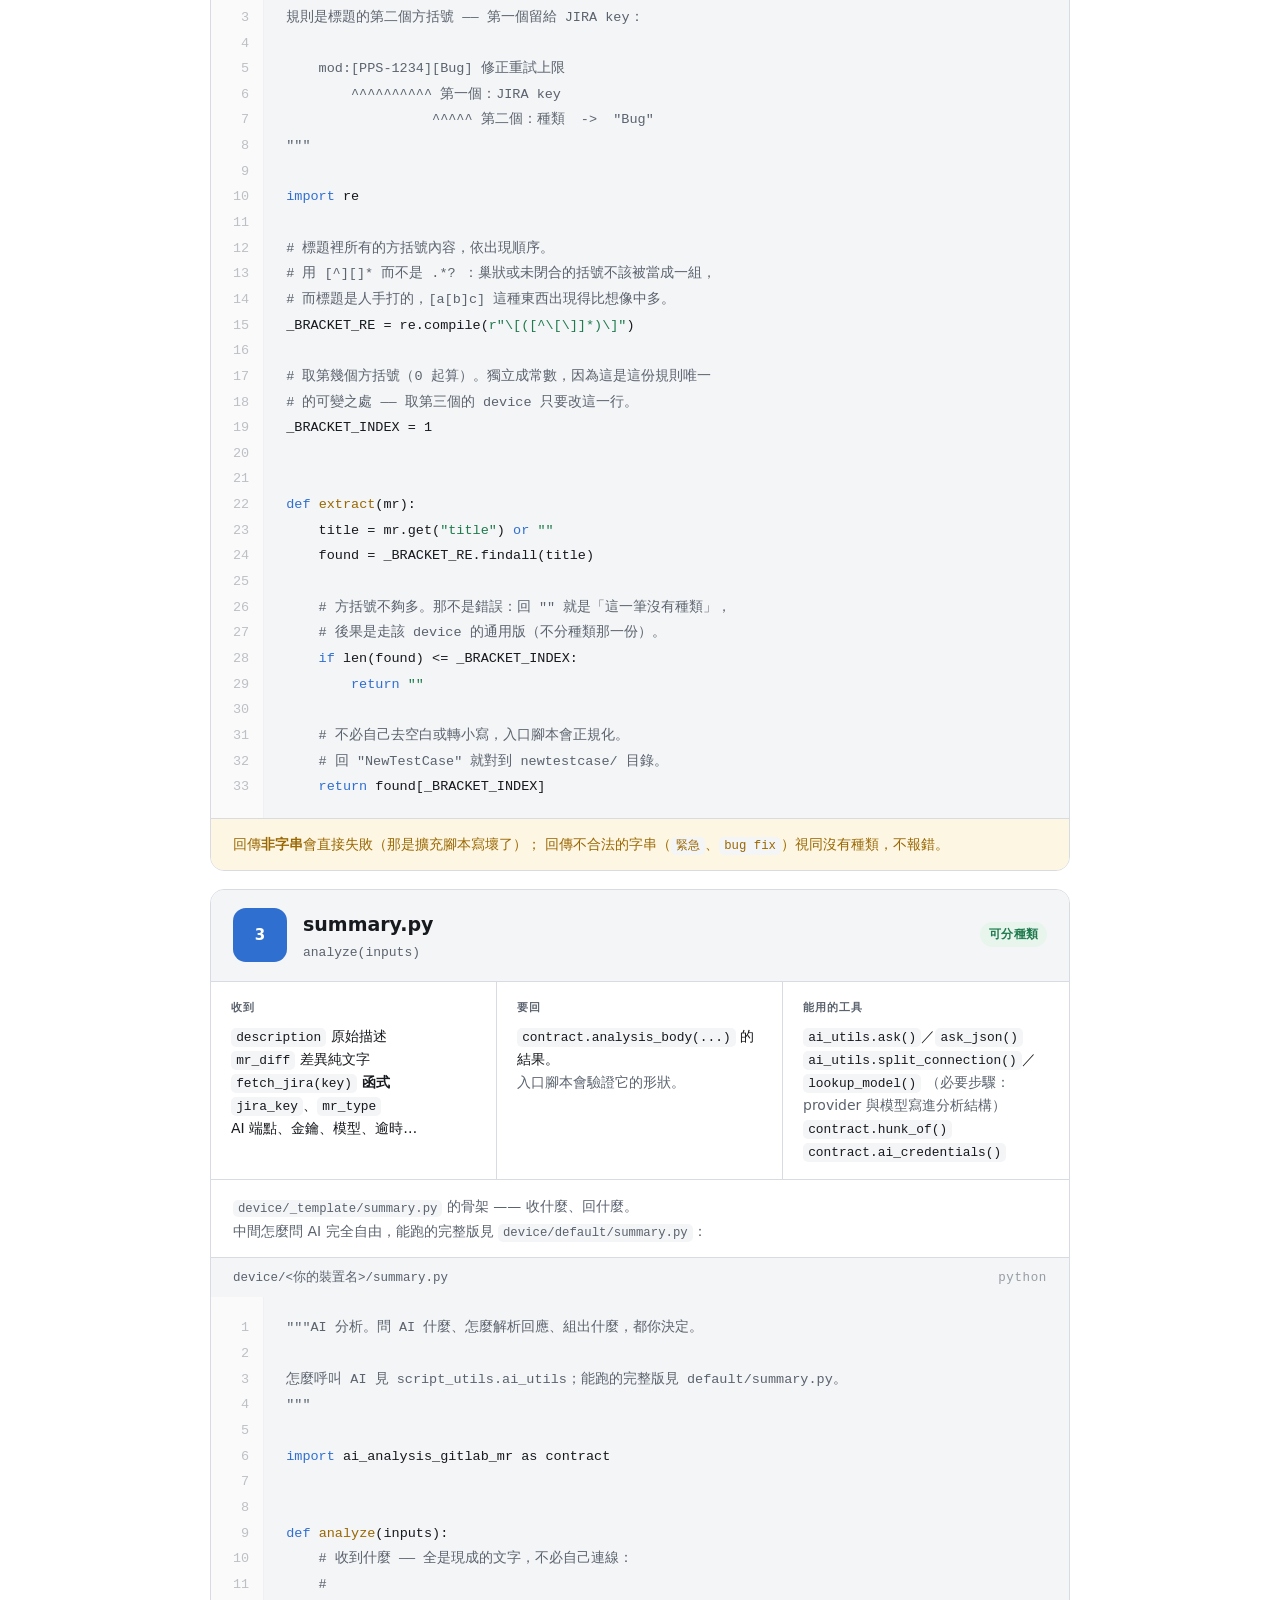
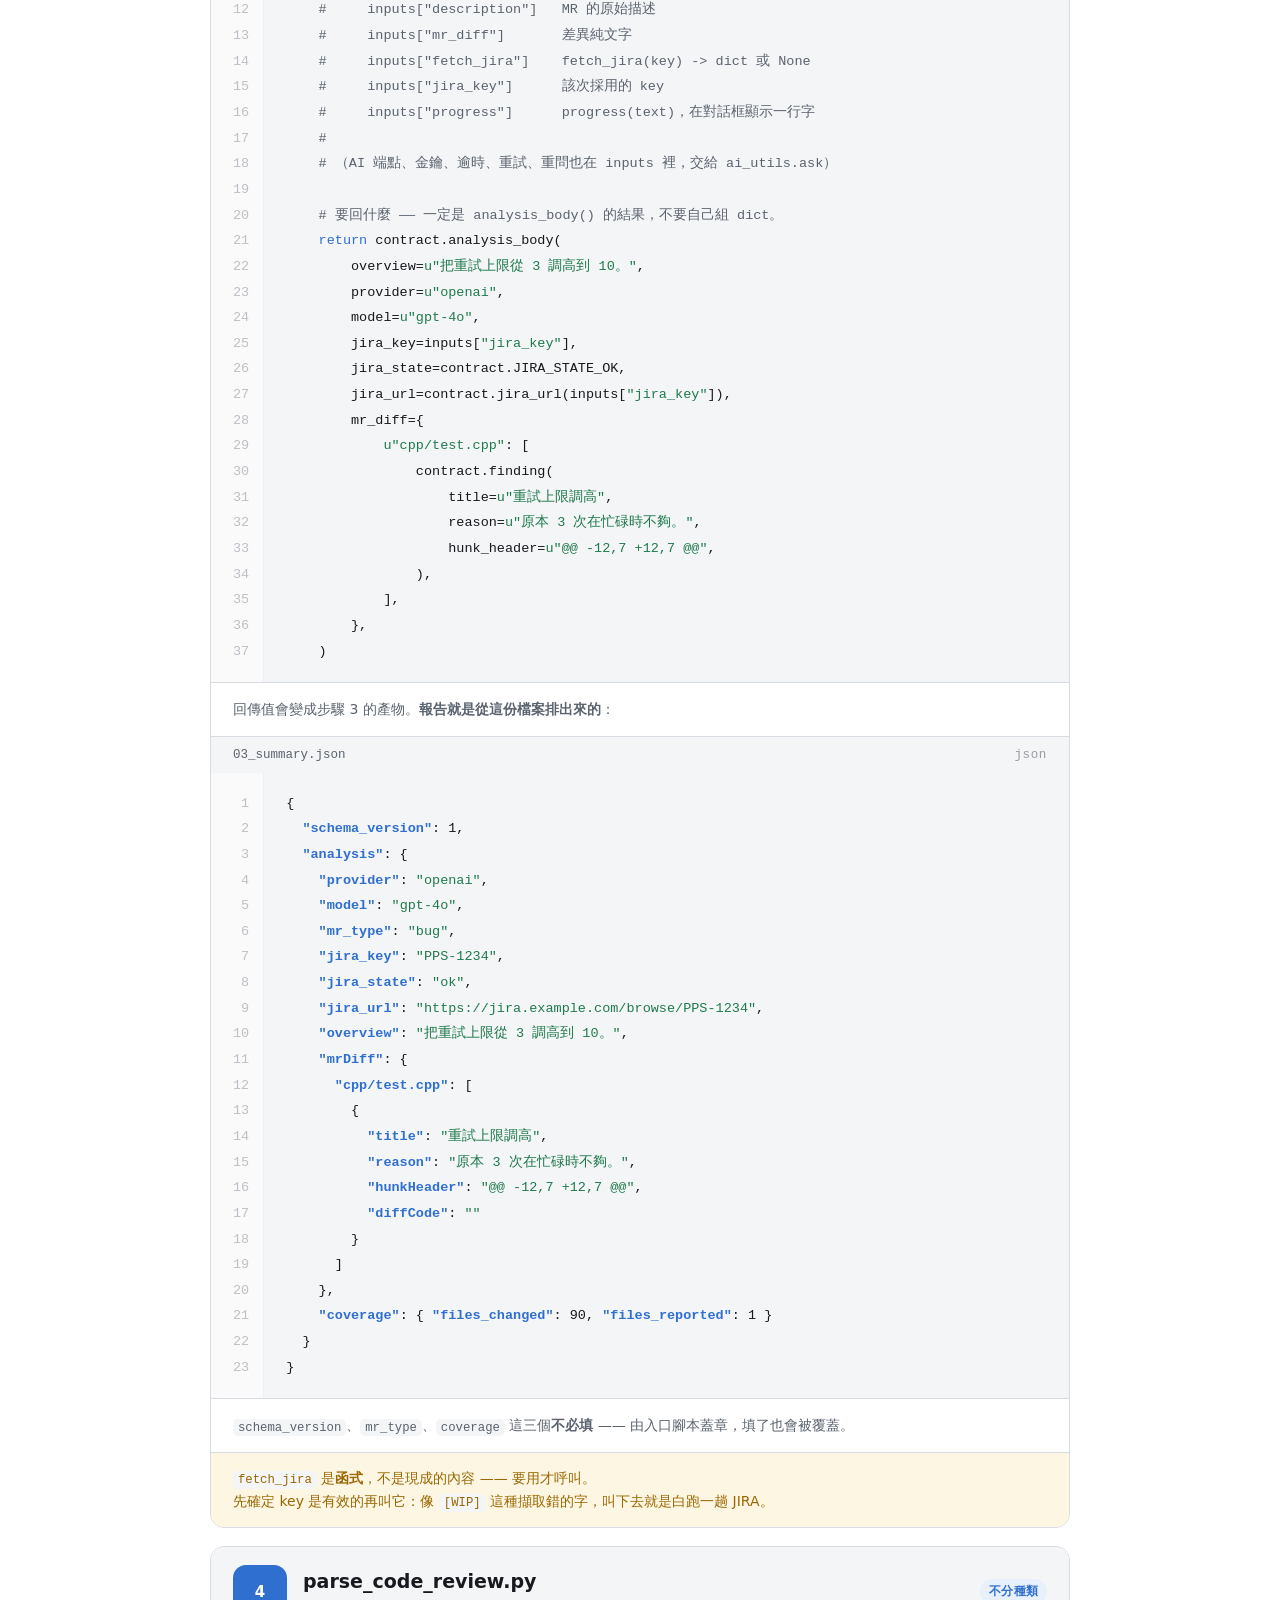
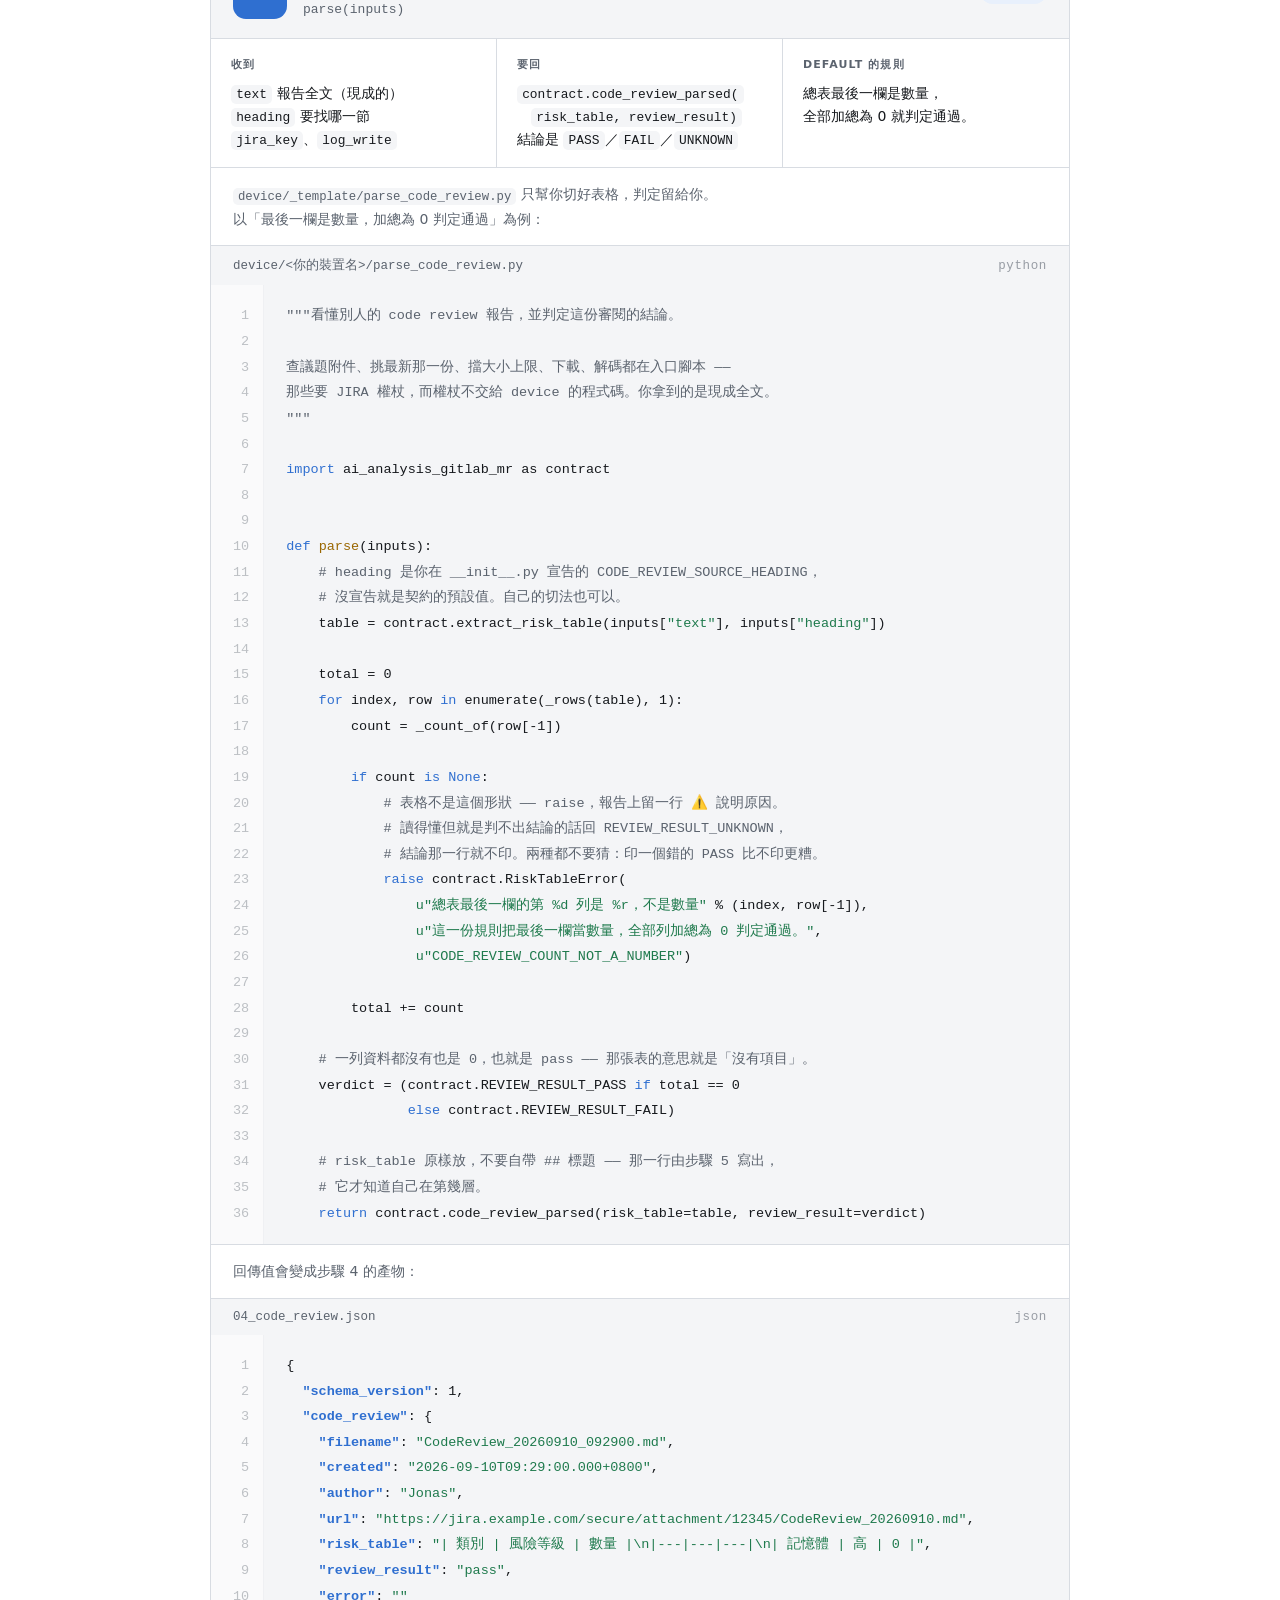
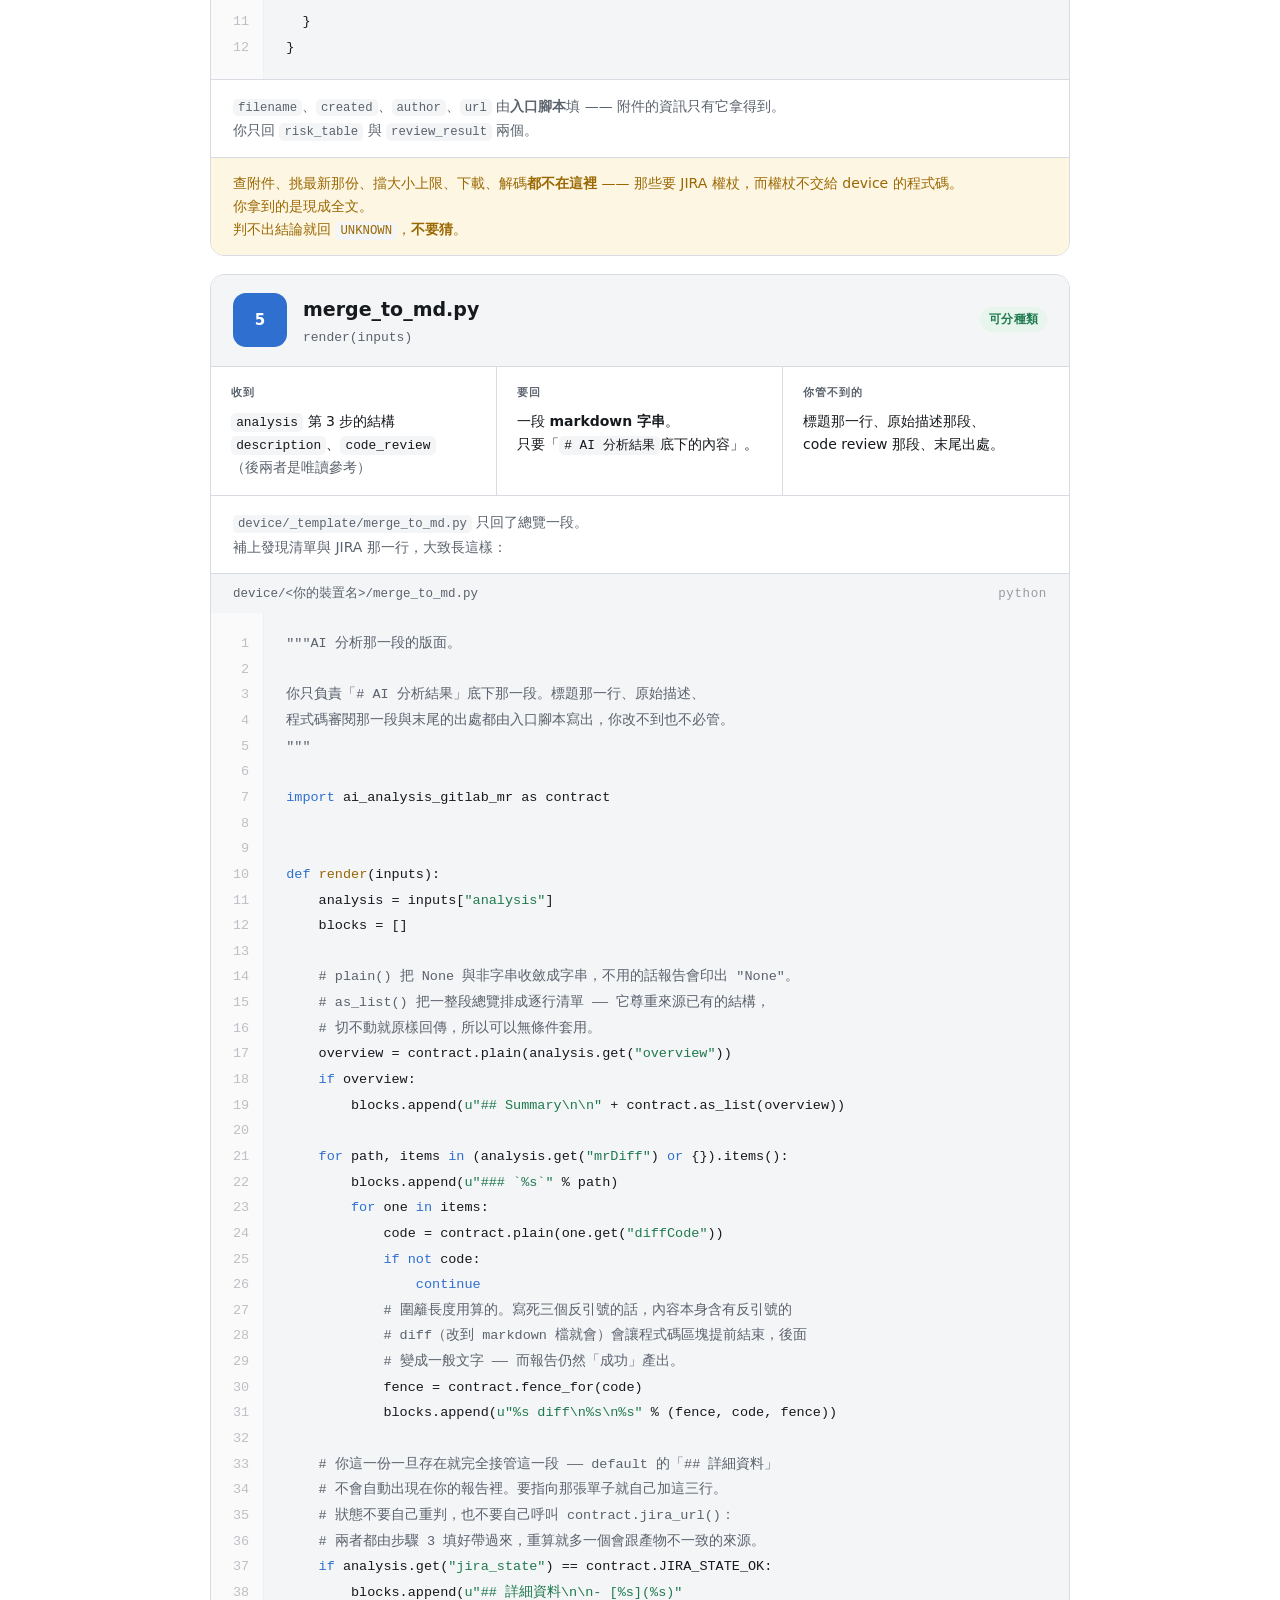
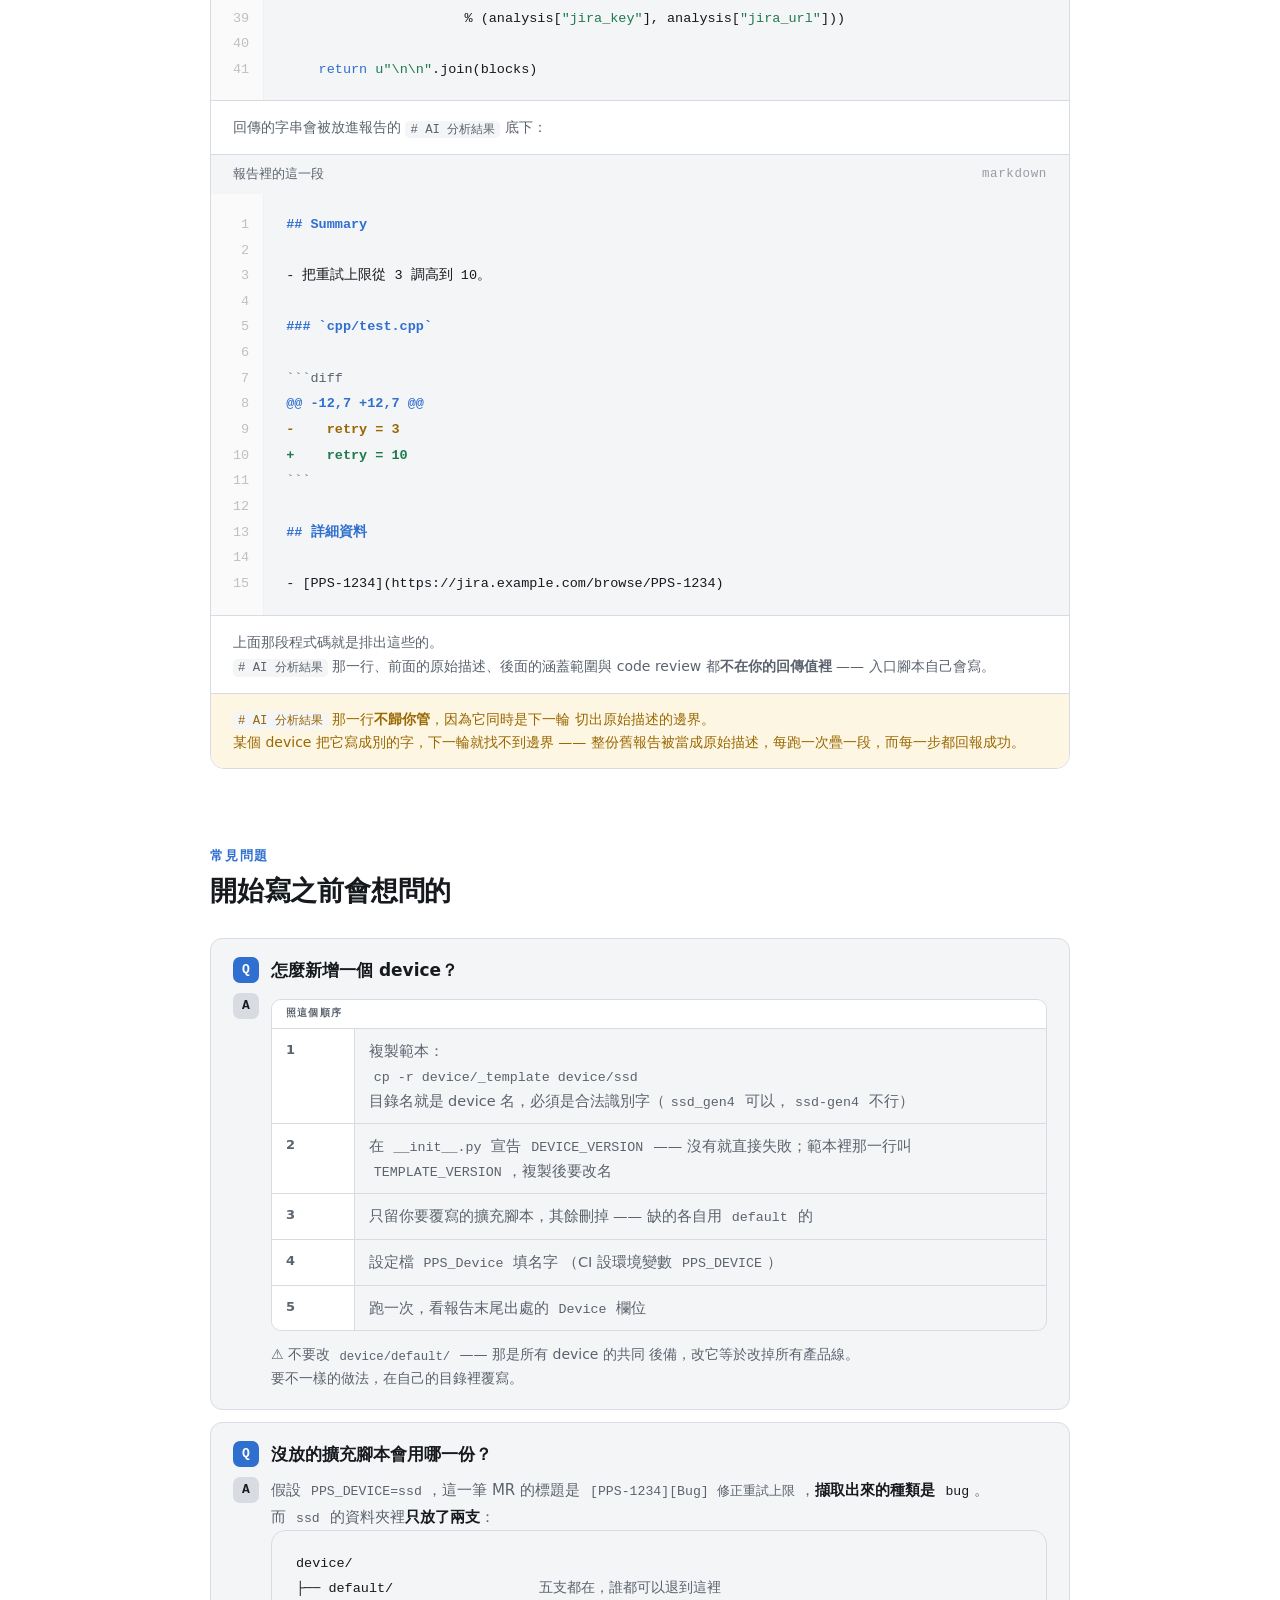
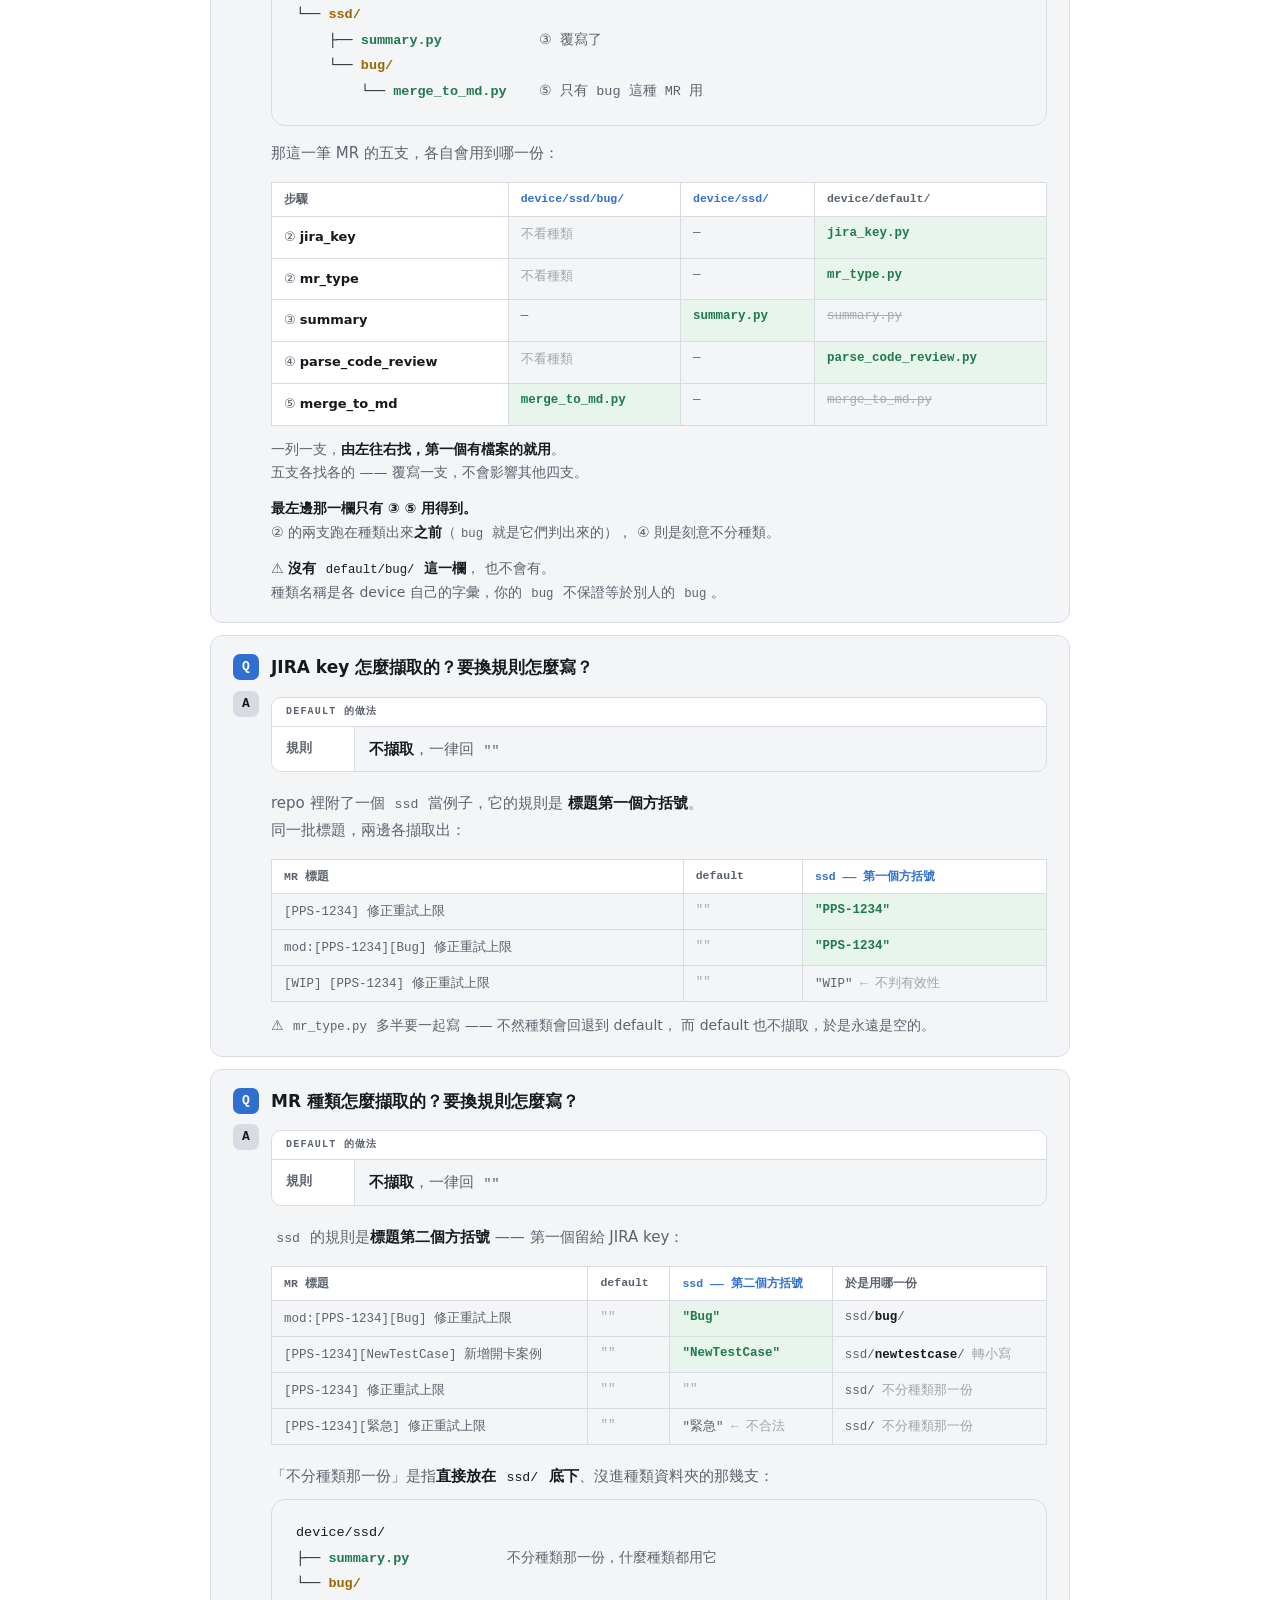
<file: docs/ai-analysis-gitlab-mr/device-authoring.html>
<!DOCTYPE html>
<html lang="zh-Hant">
<head>
<meta charset="utf-8">
<meta name="viewport" content="width=device-width, initial-scale=1">
<title>AI Analysis GitLab MR — 寫自己的 device</title>
<link rel="stylesheet" href="../_doc.css">
</head>
<body>
<main>

<header>
  <h1>寫自己的<br>device</h1>
  <p class="sub">五個 Python 檔案，決定這條產品線要問 AI 什麼、<br>
  報告要怎麼排。<br>只寫你要改的那幾支。</p>
  <div class="kin">
    確切的鍵名與回傳契約 → <code>device/_template/</code> 各檔的 docstring（權威來源）<br>
    這份講的是<strong>為什麼</strong>與<strong>怎麼開始</strong>｜完整說明 → <a class="ext" href="https://github.com/JonasHuang178/PPS2_0DevTool/blob/add-ai-analysis-gitlab-mr/docs/ai-analysis-gitlab-mr/device-authoring.md">device-authoring.md</a>
  </div>
</header>

<!-- ============ 為什麼 ============ -->
<section>
  <h2>為什麼需要它</h2>
  <h3>五個步驟，你只換<br>其中四格的內容</h3>

  <p class="lead">流程、取資料、憑證、產物的格式都是固定的，五條產品線共用。<br>device 能換掉的
  只有流程讓出來的那幾格 —— 下面這五個檔案。</p>

  <div class="fig-wrap">
  <svg class="fig" viewBox="0 0 800 312" role="img"
       aria-label="五步流程圖：步驟 1 沒有擴充腳本，步驟 2 到 5 各掛一或兩支 device 可以覆寫的擴充腳本檔案">
    <text class="f-cap" x="8" y="13">流程 — 五個步驟都會跑，順序固定</text>
    <rect class="f-pipe" x="8" y="24" width="784" height="70" rx="14"/>
    <rect class="f-fix" x="22"  y="40" width="144" height="38" rx="9"/>
    <text class="f-stepf" x="94"  y="64" text-anchor="middle">① 取得描述</text>
    <rect class="f-fix" x="174" y="40" width="144" height="38" rx="9"/>
    <text class="f-step"  x="246" y="64" text-anchor="middle">② 單號與 MR 種類</text>
    <rect class="f-fix" x="326" y="40" width="144" height="38" rx="9"/>
    <text class="f-step"  x="398" y="64" text-anchor="middle">③ AI 分析</text>
    <rect class="f-fix" x="478" y="40" width="144" height="38" rx="9"/>
    <text class="f-step"  x="550" y="64" text-anchor="middle">④ 取審閱報告</text>
    <rect class="f-fix" x="630" y="40" width="144" height="38" rx="9"/>
    <text class="f-step"  x="702" y="64" text-anchor="middle">⑤ 合成 markdown</text>

    <text class="f-cap" x="8" y="114">device 可以換掉的 — 就這五支，而且都是選用的</text>
    <line class="f-link" x1="246" y1="94" x2="246" y2="124"/>
    <line class="f-link" x1="398" y1="94" x2="398" y2="124"/>
    <line class="f-link" x1="550" y1="94" x2="550" y2="124"/>
    <line class="f-link" x1="702" y1="94" x2="702" y2="124"/>

    <text class="f-entryt" x="94" y="150" text-anchor="middle">..._description.py</text>
    <text class="f-none"   x="94" y="172" text-anchor="middle">沒有擴充腳本</text>

    <rect class="f-dev" x="174" y="124" width="144" height="64" rx="10"/>
    <text class="f-file" x="188" y="150">jira_key.py</text>
    <text class="f-q"    x="188" y="172">哪一張單號？</text>
    <rect class="f-dev" x="174" y="196" width="144" height="64" rx="10"/>
    <text class="f-file" x="188" y="222">mr_type.py</text>
    <text class="f-q"    x="188" y="244">哪一種 MR？</text>

    <rect class="f-devt" x="326" y="124" width="144" height="64" rx="10"/>
    <text class="f-filet" x="340" y="150">summary.py</text>
    <text class="f-q"     x="340" y="172">問 AI 什麼？</text>

    <rect class="f-dev" x="478" y="124" width="144" height="64" rx="10"/>
    <text class="f-file" x="492" y="146">parse_code_</text>
    <text class="f-file" x="492" y="161">review.py</text>
    <text class="f-q"    x="492" y="180">審閱報告怎麼讀？</text>

    <rect class="f-devt" x="630" y="124" width="144" height="64" rx="10"/>
    <text class="f-filet" x="644" y="150">merge_to_md.py</text>
    <text class="f-q"     x="644" y="172">那一段怎麼排？</text>

    <text class="f-note" x="8" y="300"><tspan class="g">綠色兩支</tspan>還能再依種類各給一份；<tspan class="b">藍色三支</tspan>只能一個 device 一份。</text>
  </svg>
  </div>
</section>

<!-- ============ 入口腳本與擴充腳本 ============ -->
<section>
  <h2>檔案結構</h2>
  <h3>入口腳本與擴充腳本</h3>

  <div class="stuck">
    <div class="st">
      <div class="st-q">入口腳本 —— 流程本身，<strong>五條產品線共用</strong></div>
      <div class="st-a">一步一支，固定五步照跑。<br>
      <strong>你不會動到它們</strong>，也不需要為了新增一條產品線改它們。</div>
    </div>
    <div class="st">
      <div class="st-q">擴充腳本 —— 流程讓出來的格子，<strong>每條產品線自己客製</strong></div>
      <div class="st-a">放進自己的裝置資料夾，<strong>想改哪一支就放哪一支</strong>。<br>
      沒放的那幾支自動沿用 <code>default</code>，不必整套重寫。</div>
    </div>
  </div>

  <div class="term" style="margin-top:22px">scripts/ai_analysis_gitlab_mr/
│
├── <span class="b">ai_analysis_gitlab_mr_description.py</span>   <span class="c">入口腳本 ①</span>
├── <span class="b">ai_analysis_gitlab_mr_info.py</span>          <span class="c">入口腳本 ②</span>
├── <span class="b">ai_analysis_gitlab_mr_summary.py</span>       <span class="c">入口腳本 ③</span>
├── <span class="b">ai_analysis_gitlab_mr_code_review.py</span>   <span class="c">入口腳本 ④</span>
├── <span class="b">ai_analysis_gitlab_mr_merge_to_md.py</span>   <span class="c">入口腳本 ⑤</span>
│
└── device/
    ├── _template/     <span class="c">範本，複製它</span>
    ├── default/       <span class="c">共同後備，不要改</span>
    └── <span class="y">&lt;你的裝置名&gt;/</span>   <span class="c">你的 device，例如 ssd</span>
        ├── __init__.py
        ├── <span class="g">jira_key.py</span>           <span class="c">擴充腳本 ②</span>
        ├── <span class="g">mr_type.py</span>            <span class="c">擴充腳本 ②</span>
        ├── <span class="g">summary.py</span>            <span class="c">擴充腳本 ③</span>
        ├── <span class="g">parse_code_review.py</span>  <span class="c">擴充腳本 ④</span>
        ├── <span class="g">merge_to_md.py</span>        <span class="c">擴充腳本 ⑤</span>
        │
        └── <span class="y">bug/</span>                  <span class="c">某一種 MR 專用（選用）</span>
            ├── <span class="g">summary.py</span>        <span class="c">這種 MR 才用這一份</span>
            └── <span class="g">merge_to_md.py</span>    <span class="c">只有 ③ ⑤ 可以這樣分</span></div>
</section>

<!-- ============ 五支擴充腳本掛在哪 ============ -->
<section>
  <h2>五支擴充腳本</h2>
  <h3>掛在五步流程的哪幾個位置</h3>

  <div class="hooks">
  <div class="hook-row"><div class="hook-step"><span class="s">步驟 1</span><b>取得 MR 描述</b></div><div class="hook-none">不因 device 而異</div><div></div></div>
  <div class="hook-row"><div class="hook-step"><span class="s">步驟 2</span><b>擷取 JIRA key 與 MR 種類</b></div><div class="hook-name u">jira_key.py</div><div class="hook-sig">extract(mr) → 字串</div></div>
  <div class="hook-row"><div class="hook-step">&nbsp;</div><div class="hook-name u">mr_type.py</div><div class="hook-sig">extract(mr) → 字串</div></div>
  <div class="hook-row"><div class="hook-step"><span class="s">步驟 3</span><b>AI 分析</b></div><div class="hook-name t">summary.py</div><div class="hook-sig">analyze(inputs) → 分析結構</div></div>
  <div class="hook-row"><div class="hook-step"><span class="s">步驟 4</span><b>取得程式碼審閱報告</b></div><div class="hook-name u">parse_code_review.py</div><div class="hook-sig">parse(inputs) → 總表 + 結論</div></div>
  <div class="hook-row"><div class="hook-step"><span class="s">步驟 5</span><b>合併為 markdown</b></div><div class="hook-name t">merge_to_md.py</div><div class="hook-sig">render(inputs) → markdown 字串</div></div>
  <div class="hook-legend"><b class="t">綠色兩支</b>可以再依<b class="t">種類</b>分開（見下面）；<b class="u">藍色三支</b>不行。</div>
</div>

  <p class="muted" style="font-size:15px;margin-top:16px">
    藍色那三支的理由<strong>不一樣</strong>。<br><code>jira_key</code> 與
    <code>mr_type</code> 在步驟 2 執行，<strong>看不到</strong>種類 —— 那時候它還不存在
    （<code>mr_type.py</code> 正是產生它的那一支）。<br>
    <code>parse_code_review</code> 在步驟 4 執行，<strong>看得到</strong>種類，但
    <strong>刻意不用</strong>：<br>審閱報告的格式是 device 的屬性，一個 device 底下只有一種。
  </p>
</section>

<!-- ============ 三步開始 ============ -->
<section>
  <h2>開始</h2>
  <h3>三件事</h3>

  <div class="steps">
    <div class="step">
      <div class="num">1</div>
      <div>
        <div class="step-t">複製範本，改成你的名字</div>
        <div class="step-d"><code>cp -r device/_template device/ssd</code><br>
        目錄名會被當成<strong>模組名 import</strong>，所以必須是合法的 Python 識別字：<br>
        小寫英數與底線、不以數字開頭。<br><code>ssd_gen4</code> 可以，<code>ssd-gen4</code> 不行。</div>
      </div>
    </div>
    <div class="step">
      <div class="num">2</div>
      <div>
        <div class="step-t">在 <code>__init__.py</code> 宣告 <code>DEVICE_VERSION</code></div>
        <div class="step-d"><strong>這一個一定要有，沒宣告會直接失敗。</strong><br>
        它會印在報告末尾（<code>Device: ssd v2.0.0</code>）。形如 <code>vA.B.C</code>：前兩碼指出這個 device 照的是哪一代通用層，第三碼是它自己動過的次數。<br>改了產出方式就把它往上加 ——
        不加的話，新舊兩套邏輯產生的報告會帶同一個版本號。</div>
      </div>
    </div>
    <div class="step">
      <div class="num">3</div>
      <div>
        <div class="step-t">刪掉你<strong>不想</strong>覆寫的那幾支</div>
        <div class="step-d">五支全都是選用的。<br>只想改報告版面？那就只留 <code>merge_to_md.py</code>，
        其餘四支刪掉 —— 缺的會自動用 <code>default</code> 的。</div>
      </div>
    </div>
  </div>

  <div class="term" style="margin-top:20px"><span class="c"># 只想改報告版面的 device，合法而且推薦長這樣：</span>
device/ssd/
  __init__.py        <span class="y">DEVICE_VERSION = "v2.0.0"</span>   <span class="c">← 必要</span>
  merge_to_md.py     <span class="c">← 你唯一要寫的</span>

<span class="c"># 其餘四支不存在，自動落回 default/</span></div>

  <div class="stuck" style="margin-top:20px">
    <div class="st">
      <div class="st-q">不要改 <code>device/default/</code></div>
      <div class="st-a">它是<strong>所有 device 的共同後備</strong>：<br>每一支沒有被覆寫的擴充腳本
      都會落到它身上，別條產品線的也一樣。<br>改 <code>default/</code> 等於同時改掉所有人的行為。<br>
      要不一樣的做法，在自己的目錄裡放一支同名檔覆寫它就好。</div>
    </div>
  </div>
</section>

<!-- ============ 回退 ============ -->
<section>
  <h2>回退是逐支的</h2>
  <h3>不是「整個 device 找不到就用 default」，是一支一支找</h3>

  <div class="term"><span class="c">PPS_DEVICE=ssd，這筆 MR 的種類是 bug</span>

<span class="g">summary.py</span>（因種類而異，找三層）
  ① device/ssd/<span class="g">bug</span>/summary.py   ← 有就用它，結束
  ② device/ssd/summary.py         ← 再找這裡
  ③ device/default/summary.py     ← 最後的後備

<span class="b">jira_key.py</span>（不因種類而異，找兩層）
  ① device/ssd/jira_key.py
  ② device/default/jira_key.py

<span class="y">PPS_DEVICE=sdd（打錯字）</span>
  ✗ <span class="y">直接失敗</span>，訊息列出目前認得哪些 device</div>

  <div class="stuck" style="margin-top:20px">
    <div class="st">
      <div class="st-q">認不得的 device 是<strong>錯誤</strong>，不是退回 default</div>
      <div class="st-a">打錯字或忘記部署時，靜默改用通用邏輯會產出一份用錯邏輯、
      而且每一步都回報成功的報告 —— 那比直接失敗糟得多。</div>
    </div>
    <div class="st">
      <div class="st-q">但認不得的<strong>種類</strong>相反，它視同「沒有種類」</div>
      <div class="st-a">種類是 MR 作者在標題裡打的字，不是部署問題。<br>
      要讓它變成錯誤的話，在 <code>__init__.py</code> 宣告 <code>STRICT_TYPE = True</code>。</div>
    </div>
  </div>
</section>

<!-- ============ 每支擴充腳本的契約 ============ -->
<section>
  <h2>每一支擴充腳本</h2>
  <h3>收什麼、要回什麼</h3>
  <p class="lead muted">中間怎麼寫完全自由 —— 自己打 HTTP、換一套 prompt 架構、
  完全不問 AI 都可以。<br>契約只有兩端。</p>

  <div class="io">
    <div class="io-head">
      <div class="io-n">2</div>
      <div>
        <div class="io-t">jira_key.py</div>
        <div class="io-s">extract(mr)</div>
      </div>
      <div><span class="fl-tag tag-net">不分種類</span></div>
    </div>
    <div class="io-body">
      <div class="io-cell">
        <div class="io-k">收到</div>
        <div class="io-v"><code>mr</code> 六個欄位：<br>
        <code>title</code>、<code>source_branch</code>、<code>target_branch</code>、
        <code>description</code>、<code>repo</code>、<code>mr_iid</code></div>
      </div>
      <div class="io-cell">
        <div class="io-k">要回</div>
        <div class="io-v">一個<strong>字串</strong>。<br>
        擷取不到就回 <code>""</code>。</div>
      </div>
      <div class="io-cell">
        <div class="io-k">default 的規則</div>
        <div class="io-v"><strong>不擷取</strong>，一律回 <code>""</code>。</div>
      </div>
    </div>
    <div style="padding:14px 22px;border-top:1px solid var(--line);font-size:14px;color:var(--ink2)">
      <code>device/_template/jira_key.py</code> 只有一行
      <code>raise NotImplementedError</code> —— 換成你的規則就好。<br>
      以「標題第一個方括號」為例：
    </div>
    <div class="code-h"><span>device/&lt;你的裝置名&gt;/jira_key.py</span><span class="lang">python</span></div>
    <div class="code-wrap"><div class="code-ln">1
2
3
4
5
6
7
8
9
10
11
12
13
14
15
16
17
18
19
20
21
22
23
24
25
26
27</div><div class="term" style="border:0;border-radius:0;padding:18px 22px"><span class="c">"""從 MR 標題的第一個方括號擷取 JIRA key。

這裡不判有效性 —— [WIP] [PPS-1234] ... 會老實回 "WIP"，由步驟 3 的
summary.py 判定它不合格。擷取規則與判定規則同屬一個 device，放在一起
才不會各自漂移。
"""</span>

<span class="kw">import</span> re

<span class="c"># 第一個方括號裡的內容。非貪婪，且不跨行 —— 標題本來就是一行。</span>
_FIRST_BRACKET = re.compile(<span class="str">r"\[([^\]\n]*)\]"</span>)


<span class="kw">def</span> <span class="fn">extract</span>(mr):
    <span class="c"># 欄位可能是 None，直接餵給 search() 會丟 TypeError。</span>
    title = mr.get(<span class="str">"title"</span>) <span class="kw">or</span> <span class="str">""</span>

    match = _FIRST_BRACKET.search(title)
    <span class="kw">if not</span> match:
        <span class="c"># 沒有方括號的標題很常見，那不是錯誤：回 "" 就是
        # 「這一筆沒有 key」。不要回 None，也不要自己回 "NONE" ——
        # 對外的表示法由入口腳本統一。</span>
        <span class="kw">return</span> <span class="str">""</span>

    <span class="c"># [ PPS-1234 ] 這種寫法會帶空白進來，不去掉的話
    # 組出來的 JIRA 網址會壞掉。</span>
    <span class="kw">return</span> match.group(1).strip()</div></div>
    <div class="io-note">不要回 <code>None</code>，也不要自己回 <code>"NONE"</code> —— 那個表示法由入口腳本統一。</div>
  </div>

  <div class="io">
    <div class="io-head">
      <div class="io-n">2</div>
      <div>
        <div class="io-t">mr_type.py</div>
        <div class="io-s">extract(mr)</div>
      </div>
      <div><span class="fl-tag tag-net">不分種類</span></div>
    </div>
    <div class="io-body">
      <div class="io-cell">
        <div class="io-k">收到</div>
        <div class="io-v">與 <code>jira_key</code> <strong>完全相同</strong>的六個欄位。</div>
      </div>
      <div class="io-cell">
        <div class="io-k">要回</div>
        <div class="io-v">一個<strong>字串</strong>。<br>沒有就回 <code>""</code>。<br>
        入口腳本會去空白、轉小寫。</div>
      </div>
      <div class="io-cell">
        <div class="io-k">可以做映射</div>
        <div class="io-v">標題寫 <code>[FW-Update]</code>，<br>
        這裡回 <code>"fw_update"</code>。</div>
      </div>
    </div>
    <div style="padding:14px 22px;border-top:1px solid var(--line);font-size:14px;color:var(--ink2)">
      <code>device/_template/mr_type.py</code> 收到的欄位與 <code>jira_key</code> 完全相同。<br>以「標題第二個方括號」為例（第一個留給 JIRA key）：
    </div>
    <div class="code-h"><span>device/&lt;你的裝置名&gt;/mr_type.py</span><span class="lang">python</span></div>
    <div class="code-wrap"><div class="code-ln">1
2
3
4
5
6
7
8
9
10
11
12
13
14
15
16
17
18
19
20
21
22
23
24
25
26
27
28
29
30
31
32
33</div><div class="term" style="border:0;border-radius:0;padding:18px 22px"><span class="c">"""擷取出 Merge Request 的種類。種類決定步驟 3 與步驟 5 用哪一份腳本。</span>
<span class="c"></span>
<span class="c">規則是標題的第二個方括號 —— 第一個留給 JIRA key：</span>
<span class="c"></span>
<span class="c">    mod:[PPS-1234][Bug] 修正重試上限</span>
<span class="c">        ^^^^^^^^^^ 第一個：JIRA key</span>
<span class="c">                  ^^^^^ 第二個：種類  -&gt;  "Bug"</span>
<span class="c">"""</span>

<span class="kw">import</span> re

<span class="c"># 標題裡所有的方括號內容，依出現順序。</span>
<span class="c"># 用 [^][]* 而不是 .*? ：巢狀或未閉合的括號不該被當成一組，</span>
<span class="c"># 而標題是人手打的，[a[b]c] 這種東西出現得比想像中多。</span>
_BRACKET_RE = re.compile(<span class="str">r"\[([^\[\]]*)\]"</span>)

<span class="c"># 取第幾個方括號（0 起算）。獨立成常數，因為這是這份規則唯一</span>
<span class="c"># 的可變之處 —— 取第三個的 device 只要改這一行。</span>
_BRACKET_INDEX = 1


<span class="kw">def</span> <span class="fn">extract</span>(mr):
    title = mr.get(<span class="str">"title"</span>) <span class="kw">or</span> <span class="str">""</span>
    found = _BRACKET_RE.findall(title)

    <span class="c"># 方括號不夠多。那不是錯誤：回 "" 就是「這一筆沒有種類」，</span>
    <span class="c"># 後果是走該 device 的通用版（不分種類那一份）。</span>
    <span class="kw">if</span> len(found) &lt;= _BRACKET_INDEX:
        <span class="kw">return</span> <span class="str">""</span>

    <span class="c"># 不必自己去空白或轉小寫，入口腳本會正規化。</span>
    <span class="c"># 回 "NewTestCase" 就對到 newtestcase/ 目錄。</span>
    <span class="kw">return</span> found[_BRACKET_INDEX]</div></div>
    <div class="io-note">回傳<strong>非字串</strong>會直接失敗（那是擴充腳本寫壞了）；
    回傳不合法的字串（<code>緊急</code>、<code>bug fix</code>）視同沒有種類，不報錯。</div>
  </div>

  <div class="io">
    <div class="io-head">
      <div class="io-n">3</div>
      <div>
        <div class="io-t">summary.py</div>
        <div class="io-s">analyze(inputs)</div>
      </div>
      <div><span class="fl-tag tag-local">可分種類</span></div>
    </div>
    <div class="io-body">
      <div class="io-cell">
        <div class="io-k">收到</div>
        <div class="io-v"><code>description</code> 原始描述<br>
        <code>mr_diff</code> 差異純文字<br>
        <code>fetch_jira(key)</code> <strong>函式</strong><br>
        <code>jira_key</code>、<code>mr_type</code><br>
        AI 端點、金鑰、模型、逾時…</div>
      </div>
      <div class="io-cell">
        <div class="io-k">要回</div>
        <div class="io-v"><code>contract.analysis_body(...)</code> 的結果。<br>
        <span class="muted">入口腳本會驗證它的形狀。</span></div>
      </div>
      <div class="io-cell">
        <div class="io-k">能用的工具</div>
        <div class="io-v"><code>ai_utils.ask()</code>／<code>ask_json()</code><br>
        <code>ai_utils.split_connection()</code>／<code>lookup_model()</code>
        <span class="muted">（必要步驟：<br>provider 與模型寫進分析結構）</span><br>
        <code>contract.hunk_of()</code><br>
        <code>contract.ai_credentials()</code></div>
      </div>
    </div>
    <div style="padding:14px 22px;border-top:1px solid var(--line);font-size:14px;color:var(--ink2)">
      <code>device/_template/summary.py</code> 的骨架 —— 收什麼、回什麼。<br>
      中間怎麼問 AI 完全自由，能跑的完整版見 <code>device/default/summary.py</code>：
    </div>
    <div class="code-h"><span>device/&lt;你的裝置名&gt;/summary.py</span><span class="lang">python</span></div>
    <div class="code-wrap"><div class="code-ln">1
2
3
4
5
6
7
8
9
10
11
12
13
14
15
16
17
18
19
20
21
22
23
24
25
26
27
28
29
30
31
32
33
34
35
36
37</div><div class="term" style="border:0;border-radius:0;padding:18px 22px"><span class="c">"""AI 分析。問 AI 什麼、怎麼解析回應、組出什麼，都你決定。</span>
<span class="c"></span>
<span class="c">怎麼呼叫 AI 見 script_utils.ai_utils；能跑的完整版見 default/summary.py。</span>
<span class="c">"""</span>

<span class="kw">import</span> ai_analysis_gitlab_mr as contract


<span class="kw">def</span> <span class="fn">analyze</span>(inputs):
    <span class="c"># 收到什麼 —— 全是現成的文字，不必自己連線：</span>
    <span class="c">#</span>
    <span class="c">#     inputs["description"]   MR 的原始描述</span>
    <span class="c">#     inputs["mr_diff"]       差異純文字</span>
    <span class="c">#     inputs["fetch_jira"]    fetch_jira(key) -&gt; dict 或 None</span>
    <span class="c">#     inputs["jira_key"]      該次採用的 key</span>
    <span class="c">#     inputs["progress"]      progress(text)，在對話框顯示一行字</span>
    <span class="c">#</span>
    <span class="c"># （AI 端點、金鑰、逾時、重試、重問也在 inputs 裡，交給 ai_utils.ask）</span>

    <span class="c"># 要回什麼 —— 一定是 analysis_body() 的結果，不要自己組 dict。</span>
    <span class="kw">return</span> contract.analysis_body(
        overview=<span class="str">u"把重試上限從 3 調高到 10。"</span>,
        provider=<span class="str">u"openai"</span>,
        model=<span class="str">u"gpt-4o"</span>,
        jira_key=inputs[<span class="str">"jira_key"</span>],
        jira_state=contract.JIRA_STATE_OK,
        jira_url=contract.jira_url(inputs[<span class="str">"jira_key"</span>]),
        mr_diff={
            <span class="str">u"cpp/test.cpp"</span>: [
                contract.finding(
                    title=<span class="str">u"重試上限調高"</span>,
                    reason=<span class="str">u"原本 3 次在忙碌時不夠。"</span>,
                    hunk_header=<span class="str">u"@@ -12,7 +12,7 @@"</span>,
                ),
            ],
        },
    )</div></div>
    <div style="padding:14px 22px;border-top:1px solid var(--line);font-size:14px;color:var(--ink2)">
      回傳值會變成步驟 3 的產物。<strong>報告就是從這份檔案排出來的</strong>：
    </div>
    <div class="code-h"><span>03_summary.json</span><span class="lang">json</span></div>
    <div class="code-wrap"><div class="code-ln">1
2
3
4
5
6
7
8
9
10
11
12
13
14
15
16
17
18
19
20
21
22
23</div><div class="term" style="border:0;border-radius:0;padding:18px 22px">{
  <span class="b">"schema_version"</span>: 1,
  <span class="b">"analysis"</span>: {
    <span class="b">"provider"</span>: <span class="str">"openai"</span>,
    <span class="b">"model"</span>: <span class="str">"gpt-4o"</span>,
    <span class="b">"mr_type"</span>: <span class="str">"bug"</span>,
    <span class="b">"jira_key"</span>: <span class="str">"PPS-1234"</span>,
    <span class="b">"jira_state"</span>: <span class="str">"ok"</span>,
    <span class="b">"jira_url"</span>: <span class="str">"https://jira.example.com/browse/PPS-1234"</span>,
    <span class="b">"overview"</span>: <span class="str">"把重試上限從 3 調高到 10。"</span>,
    <span class="b">"mrDiff"</span>: {
      <span class="b">"cpp/test.cpp"</span>: [
        {
          <span class="b">"title"</span>: <span class="str">"重試上限調高"</span>,
          <span class="b">"reason"</span>: <span class="str">"原本 3 次在忙碌時不夠。"</span>,
          <span class="b">"hunkHeader"</span>: <span class="str">"@@ -12,7 +12,7 @@"</span>,
          <span class="b">"diffCode"</span>: <span class="str">""</span>
        }
      ]
    },
    <span class="b">"coverage"</span>: { <span class="b">"files_changed"</span>: 90, <span class="b">"files_reported"</span>: 1 }
  }
}</div></div>
    <div style="padding:14px 22px;border-top:1px solid var(--line);font-size:14px;color:var(--ink2)">
      <code>schema_version</code>、<code>mr_type</code>、<code>coverage</code>
      這三個<strong>不必填</strong> —— 由入口腳本蓋章，填了也會被覆蓋。
    </div>
    <div class="io-note"><code>fetch_jira</code> 是<strong>函式</strong>，不是現成的內容 —— 要用才呼叫。<br>
    先確定 key 是有效的再叫它：像 <code>[WIP]</code> 這種擷取錯的字，叫下去就是白跑一趟 JIRA。</div>
  </div>

  <div class="io">
    <div class="io-head">
      <div class="io-n">4</div>
      <div>
        <div class="io-t">parse_code_review.py</div>
        <div class="io-s">parse(inputs)</div>
      </div>
      <div><span class="fl-tag tag-net">不分種類</span></div>
    </div>
    <div class="io-body">
      <div class="io-cell">
        <div class="io-k">收到</div>
        <div class="io-v"><code>text</code> 報告全文（現成的）<br>
        <code>heading</code> 要找哪一節<br>
        <code>jira_key</code>、<code>log_write</code></div>
      </div>
      <div class="io-cell">
        <div class="io-k">要回</div>
        <div class="io-v"><code>contract.code_review_parsed(</code><br>
        　<code>risk_table, review_result)</code><br>
        結論是 <code>PASS</code>／<code>FAIL</code>／<code>UNKNOWN</code></div>
      </div>
      <div class="io-cell">
        <div class="io-k">default 的規則</div>
        <div class="io-v">總表最後一欄是數量，<br>全部加總為 0 就判定通過。</div>
      </div>
    </div>
    <div style="padding:14px 22px;border-top:1px solid var(--line);font-size:14px;color:var(--ink2)">
      <code>device/_template/parse_code_review.py</code> 只幫你切好表格，判定留給你。<br>以「最後一欄是數量，加總為 0 判定通過」為例：
    </div>
    <div class="code-h"><span>device/&lt;你的裝置名&gt;/parse_code_review.py</span><span class="lang">python</span></div>
    <div class="code-wrap"><div class="code-ln">1
2
3
4
5
6
7
8
9
10
11
12
13
14
15
16
17
18
19
20
21
22
23
24
25
26
27
28
29
30
31
32
33
34
35
36</div><div class="term" style="border:0;border-radius:0;padding:18px 22px"><span class="c">"""看懂別人的 code review 報告，並判定這份審閱的結論。</span>
<span class="c"></span>
<span class="c">查議題附件、挑最新那一份、擋大小上限、下載、解碼都在入口腳本 ——</span>
<span class="c">那些要 JIRA 權杖，而權杖不交給 device 的程式碼。你拿到的是現成全文。</span>
<span class="c">"""</span>

<span class="kw">import</span> ai_analysis_gitlab_mr as contract


<span class="kw">def</span> <span class="fn">parse</span>(inputs):
    <span class="c"># heading 是你在 __init__.py 宣告的 CODE_REVIEW_SOURCE_HEADING，</span>
    <span class="c"># 沒宣告就是契約的預設值。自己的切法也可以。</span>
    table = contract.extract_risk_table(inputs[<span class="str">"text"</span>], inputs[<span class="str">"heading"</span>])

    total = 0
    <span class="kw">for</span> index, row <span class="kw">in</span> enumerate(_rows(table), 1):
        count = _count_of(row[-1])

        <span class="kw">if</span> count <span class="kw">is</span> <span class="kw">None</span>:
            <span class="c"># 表格不是這個形狀 —— raise，報告上留一行 ⚠️ 說明原因。</span>
            <span class="c"># 讀得懂但就是判不出結論的話回 REVIEW_RESULT_UNKNOWN，</span>
            <span class="c"># 結論那一行就不印。兩種都不要猜：印一個錯的 PASS 比不印更糟。</span>
            <span class="kw">raise</span> contract.RiskTableError(
                <span class="str">u"總表最後一欄的第 %d 列是 %r，不是數量"</span> % (index, row[-1]),
                <span class="str">u"這一份規則把最後一欄當數量，全部列加總為 0 判定通過。"</span>,
                <span class="str">u"CODE_REVIEW_COUNT_NOT_A_NUMBER"</span>)

        total += count

    <span class="c"># 一列資料都沒有也是 0，也就是 pass —— 那張表的意思就是「沒有項目」。</span>
    verdict = (contract.REVIEW_RESULT_PASS <span class="kw">if</span> total == 0
               <span class="kw">else</span> contract.REVIEW_RESULT_FAIL)

    <span class="c"># risk_table 原樣放，不要自帶 ## 標題 —— 那一行由步驟 5 寫出，</span>
    <span class="c"># 它才知道自己在第幾層。</span>
    <span class="kw">return</span> contract.code_review_parsed(risk_table=table, review_result=verdict)</div></div>
    <div style="padding:14px 22px;border-top:1px solid var(--line);font-size:14px;color:var(--ink2)">
      回傳值會變成步驟 4 的產物：
    </div>
    <div class="code-h"><span>04_code_review.json</span><span class="lang">json</span></div>
    <div class="code-wrap"><div class="code-ln">1
2
3
4
5
6
7
8
9
10
11
12</div><div class="term" style="border:0;border-radius:0;padding:18px 22px">{
  <span class="b">"schema_version"</span>: 1,
  <span class="b">"code_review"</span>: {
    <span class="b">"filename"</span>: <span class="str">"CodeReview_20260910_092900.md"</span>,
    <span class="b">"created"</span>: <span class="str">"2026-09-10T09:29:00.000+0800"</span>,
    <span class="b">"author"</span>: <span class="str">"Jonas"</span>,
    <span class="b">"url"</span>: <span class="str">"https://jira.example.com/secure/attachment/12345/CodeReview_20260910.md"</span>,
    <span class="b">"risk_table"</span>: <span class="str">"| 類別 | 風險等級 | 數量 |\n|---|---|---|\n| 記憶體 | 高 | 0 |"</span>,
    <span class="b">"review_result"</span>: <span class="str">"pass"</span>,
    <span class="b">"error"</span>: <span class="str">""</span>
  }
}</div></div>
    <div style="padding:14px 22px;border-top:1px solid var(--line);font-size:14px;color:var(--ink2)">
      <code>filename</code>、<code>created</code>、<code>author</code>、<code>url</code>
      由<strong>入口腳本</strong>填 —— 附件的資訊只有它拿得到。<br>
      你只回 <code>risk_table</code> 與 <code>review_result</code> 兩個。
    </div>
    <div class="io-note">查附件、挑最新那份、擋大小上限、下載、解碼<strong>都不在這裡</strong> ——
    那些要 JIRA 權杖，而權杖不交給 device 的程式碼。<br>你拿到的是現成全文。<br>
    判不出結論就回 <code>UNKNOWN</code>，<strong>不要猜</strong>。</div>
  </div>

  <div class="io">
    <div class="io-head">
      <div class="io-n">5</div>
      <div>
        <div class="io-t">merge_to_md.py</div>
        <div class="io-s">render(inputs)</div>
      </div>
      <div><span class="fl-tag tag-local">可分種類</span></div>
    </div>
    <div class="io-body">
      <div class="io-cell">
        <div class="io-k">收到</div>
        <div class="io-v"><code>analysis</code> 第 3 步的結構<br>
        <code>description</code>、<code>code_review</code><br>
        <span class="muted">（後兩者是唯讀參考）</span></div>
      </div>
      <div class="io-cell">
        <div class="io-k">要回</div>
        <div class="io-v">一段 <strong>markdown 字串</strong>。<br>
        只要「<code># AI 分析結果</code>底下的內容」。</div>
      </div>
      <div class="io-cell">
        <div class="io-k">你管不到的</div>
        <div class="io-v">標題那一行、原始描述那段、<br>
        code review 那段、末尾出處。</div>
      </div>
    </div>
    <div style="padding:14px 22px;border-top:1px solid var(--line);font-size:14px;color:var(--ink2)">
      <code>device/_template/merge_to_md.py</code> 只回了總覽一段。<br>補上發現清單與 JIRA 那一行，大致長這樣：
    </div>
    <div class="code-h"><span>device/&lt;你的裝置名&gt;/merge_to_md.py</span><span class="lang">python</span></div>
    <div class="code-wrap"><div class="code-ln">1
2
3
4
5
6
7
8
9
10
11
12
13
14
15
16
17
18
19
20
21
22
23
24
25
26
27
28
29
30
31
32
33
34
35
36
37
38
39
40
41</div><div class="term" style="border:0;border-radius:0;padding:18px 22px"><span class="c">"""AI 分析那一段的版面。</span>
<span class="c"></span>
<span class="c">你只負責「# AI 分析結果」底下那一段。標題那一行、原始描述、</span>
<span class="c">程式碼審閱那一段與末尾的出處都由入口腳本寫出，你改不到也不必管。</span>
<span class="c">"""</span>

<span class="kw">import</span> ai_analysis_gitlab_mr as contract


<span class="kw">def</span> <span class="fn">render</span>(inputs):
    analysis = inputs[<span class="str">"analysis"</span>]
    blocks = []

    <span class="c"># plain() 把 None 與非字串收斂成字串，不用的話報告會印出 "None"。</span>
    <span class="c"># as_list() 把一整段總覽排成逐行清單 —— 它尊重來源已有的結構，</span>
    <span class="c"># 切不動就原樣回傳，所以可以無條件套用。</span>
    overview = contract.plain(analysis.get(<span class="str">"overview"</span>))
    <span class="kw">if</span> overview:
        blocks.append(<span class="str">u"## Summary\n\n"</span> + contract.as_list(overview))

    <span class="kw">for</span> path, items <span class="kw">in</span> (analysis.get(<span class="str">"mrDiff"</span>) <span class="kw">or</span> {}).items():
        blocks.append(<span class="str">u"### `%s`"</span> % path)
        <span class="kw">for</span> one <span class="kw">in</span> items:
            code = contract.plain(one.get(<span class="str">"diffCode"</span>))
            <span class="kw">if</span> <span class="kw">not</span> code:
                <span class="kw">continue</span>
            <span class="c"># 圍籬長度用算的。寫死三個反引號的話，內容本身含有反引號的</span>
            <span class="c"># diff（改到 markdown 檔就會）會讓程式碼區塊提前結束，後面</span>
            <span class="c"># 變成一般文字 —— 而報告仍然「成功」產出。</span>
            fence = contract.fence_for(code)
            blocks.append(<span class="str">u"%s diff\n%s\n%s"</span> % (fence, code, fence))

    <span class="c"># 你這一份一旦存在就完全接管這一段 —— default 的「## 詳細資料」</span>
    <span class="c"># 不會自動出現在你的報告裡。要指向那張單子就自己加這三行。</span>
    <span class="c"># 狀態不要自己重判，也不要自己呼叫 contract.jira_url()：</span>
    <span class="c"># 兩者都由步驟 3 填好帶過來，重算就多一個會跟產物不一致的來源。</span>
    <span class="kw">if</span> analysis.get(<span class="str">"jira_state"</span>) == contract.JIRA_STATE_OK:
        blocks.append(<span class="str">u"## 詳細資料\n\n- [%s](%s)"</span>
                      % (analysis[<span class="str">"jira_key"</span>], analysis[<span class="str">"jira_url"</span>]))

    <span class="kw">return</span> <span class="str">u"\n\n"</span>.join(blocks)</div></div>
    <div style="padding:14px 22px;border-top:1px solid var(--line);font-size:14px;color:var(--ink2)">
      回傳的字串會被放進報告的 <code># AI 分析結果</code> 底下：
    </div>
    <div class="code-h"><span>報告裡的這一段</span><span class="lang">markdown</span></div>
    <div class="code-wrap"><div class="code-ln">1
2
3
4
5
6
7
8
9
10
11
12
13
14
15</div><div class="term" style="border:0;border-radius:0;padding:18px 22px"><span class="b">## Summary</span>

- 把重試上限從 3 調高到 10。

<span class="b">### `cpp/test.cpp`</span>

<span class="c">```diff</span>
<span class="b">@@ -12,7 +12,7 @@</span>
<span class="y">-    retry = 3</span>
<span class="g">+    retry = 10</span>
<span class="c">```</span>

<span class="b">## 詳細資料</span>

- [PPS-1234](https://jira.example.com/browse/PPS-1234)</div></div>
    <div style="padding:14px 22px;border-top:1px solid var(--line);font-size:14px;color:var(--ink2)">
      上面那段程式碼就是排出這些的。<br>
      <code># AI 分析結果</code> 那一行、前面的原始描述、後面的涵蓋範圍與
      code review 都<strong>不在你的回傳值裡</strong> —— 入口腳本自己會寫。
    </div>
    <div class="io-note"><code># AI 分析結果</code> 那一行<strong>不歸你管</strong>，因為它同時是下一輪
    切出原始描述的邊界。<br>某個 device 把它寫成別的字，下一輪就找不到邊界 ——
    整份舊報告被當成原始描述，每跑一次疊一段，而每一步都回報成功。</div>
  </div>
</section>

<section>
  <h2>常見問題</h2>
  <h3>開始寫之前會想問的</h3>

  <div class="qa">

    <div class="qa-item">
      <div class="qa-q"><span>怎麼新增一個 device？</span></div>
      <div class="qa-a"><span>
        <div class="spec">
          <div class="spec-grp">照這個順序</div>
          <div class="spec-k">1</div>
          <div class="spec-v">複製範本：<br><code>cp -r device/_template device/ssd</code><br>
            <span class="dim">目錄名就是 device 名，必須是合法識別字（<code>ssd_gen4</code> 可以，<code>ssd-gen4</code> 不行）</span></div>
          <div class="spec-k">2</div>
          <div class="spec-v">在 <code>__init__.py</code> 宣告 <code>DEVICE_VERSION</code>
            <span class="dim">—— 沒有就直接失敗；範本裡那一行叫 <code>TEMPLATE_VERSION</code>，複製後要改名</span></div>
          <div class="spec-k">3</div>
          <div class="spec-v">只留你要覆寫的擴充腳本，其餘刪掉
            <span class="dim">—— 缺的各自用 <code>default</code> 的</span></div>
          <div class="spec-k">4</div>
          <div class="spec-v">設定檔 <code>PPS_Device</code> 填名字
            <span class="dim">（CI 設環境變數 <code>PPS_DEVICE</code>）</span></div>
          <div class="spec-k">5</div>
          <div class="spec-v">跑一次，看報告末尾出處的 <code>Device</code> 欄位</div>
        </div>
        <p class="spec-note">⚠️ 不要改 <code>device/default/</code> —— 那是所有 device 的共同
        後備，改它等於改掉所有產品線。<br>要不一樣的做法，在自己的目錄裡覆寫。</p>
      </span></div>
    </div>

    <div class="qa-item">
      <div class="qa-q"><span>沒放的擴充腳本會用哪一份？</span></div>
      <div class="qa-a"><span>
        假設 <code>PPS_DEVICE=ssd</code>，這一筆 MR 的標題是
        <code>[PPS-1234][Bug] 修正重試上限</code>，<strong>擷取出來的種類是
        <code>bug</code></strong>。<br>
        而 <code>ssd</code> 的資料夾裡<strong>只放了兩支</strong>：

        <div class="term">device/
├── default/                  <span class="c">五支都在，誰都可以退到這裡</span>
└── <span class="y">ssd/</span>
    ├── <span class="g">summary.py</span>            <span class="c">③ 覆寫了</span>
    └── <span class="y">bug/</span>
        └── <span class="g">merge_to_md.py</span>    <span class="c">⑤ 只有 bug 這種 MR 用</span></div>

        <p style="margin:14px 0 10px">那這一筆 MR 的五支，各自會用到哪一份：</p>
        <div class="mx-wrap">
        <table class="mx">
          <thead>
            <tr><th>步驟</th>
                <th class="near">device/ssd/bug/</th>
                <th class="near">device/ssd/</th>
                <th>device/default/</th></tr>
          </thead>
          <tbody>
            <tr><th><span class="n">②</span>jira_key</th>
                <td class="na">不看種類</td>
                <td>—</td>
                <td class="win">jira_key.py</td></tr>
            <tr><th><span class="n">②</span>mr_type</th>
                <td class="na">不看種類</td>
                <td>—</td>
                <td class="win">mr_type.py</td></tr>
            <tr><th><span class="n">③</span>summary</th>
                <td>—</td>
                <td class="win">summary.py</td>
                <td class="dead">summary.py</td></tr>
            <tr><th><span class="n">④</span>parse_code_review</th>
                <td class="na">不看種類</td>
                <td>—</td>
                <td class="win">parse_code_review.py</td></tr>
            <tr><th><span class="n">⑤</span>merge_to_md</th>
                <td class="win">merge_to_md.py</td>
                <td>—</td>
                <td class="dead">merge_to_md.py</td></tr>
          </tbody>
        </table>
        </div>

        <p class="spec-note">一列一支，<strong>由左往右找，第一個有檔案的就用</strong>。<br>
        五支各找各的 —— 覆寫一支，不會影響其他四支。</p>
        <p class="spec-note"><strong>最左邊那一欄只有 ③ ⑤ 用得到。</strong><br>
        ② 的兩支跑在種類出來<strong>之前</strong>（<code>bug</code> 就是它們判出來的），
        ④ 則是刻意不分種類。</p>
        <p class="spec-note">⚠️ <strong>沒有 <code>default/bug/</code> 這一欄</strong>，
        也不會有。<br>種類名稱是各 device 自己的字彙，你的 <code>bug</code>
        不保證等於別人的 <code>bug</code>。</p>
      </span></div>
    </div>

    <div class="qa-item">
      <div class="qa-q"><span>JIRA key 怎麼擷取的？要換規則怎麼寫？</span></div>
      <div class="qa-a"><span>
        <div class="spec">
          <div class="spec-grp">DEFAULT 的做法</div>
          <div class="spec-k">規則</div>
          <div class="spec-v"><strong>不擷取</strong>，一律回 <code>""</code></div>
        </div>

        <p style="margin:18px 0 0">repo 裡附了一個 <code>ssd</code> 當例子，它的規則是
        <strong>標題第一個方括號</strong>。<br>同一批標題，兩邊各擷取出：</p>

        <div class="mx-wrap">
        <table class="mx">
          <thead>
            <tr><th>MR 標題</th>
                <th>default</th>
                <th class="near">ssd —— 第一個方括號</th></tr>
          </thead>
          <tbody>
            <tr><td>[PPS-1234] 修正重試上限</td>
                <td class="empty">""</td>
                <td class="win">"PPS-1234"</td></tr>
            <tr><td>mod:[PPS-1234][Bug] 修正重試上限</td>
                <td class="empty">""</td>
                <td class="win">"PPS-1234"</td></tr>
            <tr><td>[WIP] [PPS-1234] 修正重試上限</td>
                <td class="empty">""</td>
                <td>"WIP" <span class="na">← 不判有效性</span></td></tr>
          </tbody>
        </table>
        </div>
        <p class="spec-note">⚠️ <code>mr_type.py</code> 多半要一起寫 —— 不然種類會回退到 default，
        而 default 也不擷取，於是永遠是空的。</p>
      </span></div>
    </div>

    <div class="qa-item">
      <div class="qa-q"><span>MR 種類怎麼擷取的？要換規則怎麼寫？</span></div>
      <div class="qa-a"><span>
        <div class="spec">
          <div class="spec-grp">DEFAULT 的做法</div>
          <div class="spec-k">規則</div>
          <div class="spec-v"><strong>不擷取</strong>，一律回 <code>""</code></div>
        </div>

        <p style="margin:18px 0 0"><code>ssd</code> 的規則是<strong>標題第二個方括號</strong>
        —— 第一個留給 JIRA key：</p>

        <div class="mx-wrap">
        <table class="mx">
          <thead>
            <tr><th>MR 標題</th>
                <th>default</th>
                <th class="near">ssd —— 第二個方括號</th>
                <th>於是用哪一份</th></tr>
          </thead>
          <tbody>
            <tr><td>mod:[PPS-1234][Bug] 修正重試上限</td>
                <td class="empty">""</td>
                <td class="win">"Bug"</td>
                <td>ssd/<strong>bug</strong>/</td></tr>
            <tr><td>[PPS-1234][NewTestCase] 新增開卡案例</td>
                <td class="empty">""</td>
                <td class="win">"NewTestCase"</td>
                <td>ssd/<strong>newtestcase</strong>/ <span class="na">轉小寫</span></td></tr>
            <tr><td>[PPS-1234] 修正重試上限</td>
                <td class="empty">""</td>
                <td class="empty">""</td>
                <td>ssd/ <span class="na">不分種類那一份</span></td></tr>
            <tr><td>[PPS-1234][緊急] 修正重試上限</td>
                <td class="empty">""</td>
                <td>"緊急" <span class="na">← 不合法</span></td>
                <td>ssd/ <span class="na">不分種類那一份</span></td></tr>
          </tbody>
        </table>
        </div>

        <p style="margin:18px 0 10px">「不分種類那一份」是指<strong>直接放在
        <code>ssd/</code> 底下</strong>、沒進種類資料夾的那幾支：</p>

        <div class="term">device/ssd/
├── <span class="g">summary.py</span>            <span class="c">不分種類那一份，什麼種類都用它</span>
└── <span class="y">bug/</span>
    └── <span class="g">merge_to_md.py</span>    <span class="c">只有 bug 這種 MR 用</span></div>

        <p class="spec-note">所以種類擷取不到時，<strong>整個跳過 <code>ssd/&lt;種類&gt;/</code>
        那一層</strong>，直接用 <code>ssd/</code>；<code>ssd/</code> 也沒放才退到
        <code>default/</code>。</p>
        <p class="spec-note">⚠️ 不合法的字串（<code>緊急</code>、<code>bug fix</code>）
        <strong>視同沒有種類，不會報錯</strong> —— 那是 MR 作者打的字，不是部署問題。<br>
        要讓它變成錯誤的話，在 <code>__init__.py</code> 宣告 <code>STRICT_TYPE = True</code>。</p>
      </span></div>
    </div>

    <div class="qa-item">
      <div class="qa-q"><span>問 AI 什麼？要換 prompt 怎麼寫？</span></div>
      <div class="qa-a"><span>
        <div class="spec">
          <div class="spec-grp">DEFAULT 的做法</div>
          <div class="spec-k">改哪裡</div>
          <div class="spec-v">檔案最上面<strong>四個字串常數</strong>：
            <code>ROLE_PROMPT</code>（角色與語氣）、<code>PROMPT_TEMPLATE</code>（版面與各段順序）、
            <code>JIRA_TEMPLATE</code>（JIRA 那一段）、<code>OUTPUT_SPEC</code>（要 AI 回什麼格式）
            <span class="dim">—— 想換問法、加一段規則、改輸出格式，<strong>改字串就好</strong>，
            底下的接線不用動。</span></div>
          <div class="spec-k">佔位符</div>
          <div class="spec-v"><code>{role}</code> <code>{repo}</code> <code>{mr_iid}</code>
            <code>{description}</code> <code>{jira}</code> <code>{diff}</code>
            <code>{output_spec}</code>
            <span class="dim">—— 順序隨你排，不要的那一段整個拿掉即可。<br>
            <code>build_prompt()</code> 備妥的值比樣板用到的多，<code>format()</code>
            會忽略沒用到的，所以加回來也只要動字串。</span></div>
          <div class="spec-k">位置</div>
          <div class="spec-v">模型<strong>只回 <code>hunkHeader</code>（那一行 <code>@@</code> 標頭），
            不回程式碼</strong> —— 程式碼由 <code>contract.hunk_of()</code> 從入口備好的 diff 切出來
            <span class="dim">—— 三個理由：要模型把含 <code>\n</code>、<code>C:\path</code>
            的 diff 塞進 JSON 字串，是在要求它做一件做錯就<strong>整份解析不開</strong>的事；
            回程少掉整份 diff 的複本；而且<strong>報告裡的程式碼保證與 GitLab 上的一致</strong>
            —— 讓模型複述，它抄錯一個字元沒有任何一步會發現。</span></div>
          <div class="spec-k">JIRA</div>
          <div class="spec-v">key 的<strong>有效性在這裡判定</strong>（<code>_jira_state</code>，
            default 認的樣式是 <code>^[A-Z][A-Z0-9]*-[0-9]+$</code>），
            <strong>確認有效之後才去抓 issue</strong>
            <span class="dim">—— 進來的 key 可能是手動輸入的，也可能是某個 device 擷取出來的，
            而 <code>WIP</code>、<code>Draft</code> 從兩邊都進得來。先抓的話每次都為了它打一趟
            JIRA，換回一個 404。<br>這是 default 的政策，不是全域規則 —— key 格式不同的產品線
            自己寫一份。</span></div>
          <div class="spec-k">必做</div>
          <div class="spec-v"><code>ai_utils.split_connection()</code> 拆連線字串、
            <code>ai_utils.lookup_model()</code> 查模型名稱，兩者寫進
            <code>analysis_body()</code>
            <span class="dim">—— 報告出處的 AI 那一行只讀它們。沒做<strong>不會失敗</strong>，
            只是出處少了那一行：一個不會報錯的遺漏，所以範本的程式碼裡就有這一段。</span></div>
          <div class="spec-k">沒端點</div>
          <div class="spec-v"><strong>不失敗</strong>，產出替代內容，但
            <code>overview</code> 第一行明說這份分析沒有經過 AI
            <span class="dim">—— 開發期還沒有端點時整條流程仍要跑得完才驗得到；而一份看起來正常、
            實際上沒問過 AI 的報告，比一個錯誤訊息糟得多。</span></div>
        </div>

        <p class="spec-note">⚠️ <strong><code>OUTPUT_SPEC</code> 與
        <code>parse_reply()</code> 是同一件事的兩面</strong> —— 這裡怎麼要求，那裡就怎麼解析，
        <strong>改格式要一起改</strong>。<br>
        只改一邊的症狀是模型照新格式回、程式照舊格式讀，而報告上只會說
        「AI 的回覆不是預期的格式」。</p>

        <p class="spec-note">⚠️ <strong>樣板裡的大括號全部會被當成佔位符。</strong>
        prompt 含 JSON 範例、C 片段或 <code>{變數}</code> 時要疊成兩層
        （<code>{{</code> <code>}}</code>）。<br>
        💡 更省事的做法是<strong>搬進 <code>OUTPUT_SPEC</code></strong> —— 它是被代入的
        <strong>值</strong>、不是樣板，裡面的大括號原樣輸出。</p>

        <p style="margin:18px 0 0">repo 裡附了一個「不讓 AI 看程式碼」的例子：
        <code>sd/new_test_case</code>。<code>[New Test Case]</code> 的 MR 要回答的是
        「這次要測什麼」，而那寫在 JIRA 單上、不在 diff 裡：</p>

        <div class="mx-wrap">
        <table class="mx">
          <thead>
            <tr><th></th>
                <th>default（sd、ssd 同）</th>
                <th class="near">sd/new_test_case</th></tr>
          </thead>
          <tbody>
            <tr><th>prompt 放什麼</th>
                <td>描述 + JIRA + <code>{diff}</code></td>
                <td class="win">只有 JIRA 單 <span class="na">不放 diff，也不放 MR 描述</span></td></tr>
            <tr><th>回傳的 finding</th>
                <td>模型回報的每一筆</td>
                <td class="empty">一筆都沒有（<code>mrDiff</code> 是空的）</td></tr>
            <tr><th><code>ANALYZES_CODE</code></th>
                <td><code>True</code> <span class="na">不宣告即 True</span></td>
                <td class="win"><code>False</code></td></tr>
            <tr><th>報告上</th>
                <td><code>## Code Changes</code>＋分析涵蓋範圍</td>
                <td class="na">兩段都不出現</td></tr>
          </tbody>
        </table>
        </div>

        <p class="spec-note"><strong><code>ANALYZES_CODE = False</code> 宣告在擴充腳本的
        模組層級</strong>（不是 device 的 <code>__init__.py</code>）—— 看不看程式碼是
        「哪一份 summary」的屬性，同一個 device 底下一個種類看、另一個不看是正常的。<br>
        它讓入口腳本蓋一個<strong>空的 <code>coverage</code></strong>、並且<strong>不做涵蓋層的
        重查</strong>（<code>Recheck_Count</code> 設幾次都一樣，它每輪都回報零個檔案）。</p>

        <p class="spec-note">⚠️ 哪一天把 <code>{diff}</code> 加回那一份的 prompt，
        <strong>這一行要跟著拿掉</strong> —— 留著的話，真正的漏報就再也不會出現在報告上了。<br>
        寫成字串 <code>"False"</code> 會<strong>失敗</strong>而不是被當成假（那在 Python 裡是真值）。</p>

        <p class="spec-note">⚠️ <strong>四個等待設定要直接交給 <code>ai_utils.ask()</code>，
        不要自己寫死數字</strong> —— <code>contract.ai_timeout/ai_retries/ai_reask(inputs)</code>
        拿到的是使用者為那個 provider 項目填的值。<br>
        寫死的症狀是「我明明改了設定，還是等一樣久」。</p>

        <p class="spec-note">⚠️ <code>schema_version</code>、<code>mr_type</code> 與
        <code>coverage</code> <strong>由入口腳本蓋章，這裡填了會被覆蓋</strong>。<br>
        涵蓋範圍尤其不能由這裡提供 —— 它正是用來檢查這支擴充腳本回報了多少的，
        讓被檢查的一方提供數字，這個機制就等於不存在。</p>

        <p class="spec-note">💡 <code>build_prompt()</code> 可以單獨呼叫，
        <strong>不打 AI 就把 prompt 印出來看</strong>：<br>
        <code>print(load_hook('summary')[0].build_prompt({...}))</code></p>
      </span></div>
    </div>

    <div class="qa-item">
      <div class="qa-q"><span>code review 報告怎麼判定通過？要換規則怎麼寫？</span></div>
      <div class="qa-a"><span>
        <div class="spec">
          <div class="spec-grp">DEFAULT 的做法</div>
          <div class="spec-k">規則</div>
          <div class="spec-v">在 <code>## 風險評估總表</code> 那一節取第一張表，
            <strong>最後一欄當數量，加總為 0 就是 pass</strong></div>
          <div class="spec-k">範例</div>
          <div class="spec-v"><div class="spec-pre">| 類別   | 風險等級 | 數量 |
| 記憶體 | 高       | 0    |   加總 0 → pass
| 執行緒 | 中       | 2    |   加總 2 → fail</div>
            </div>
          <div class="spec-k">當 0</div>
          <div class="spec-v">純數字當數量；<code>-</code>、<code>—</code>、<code>無</code>、
            <code>N/A</code>、<code>none</code>、空白一律當 <strong>0</strong>
            <span class="dim">—— 報告常用這幾種寫法表示「這一列沒有項目」，不收的話一張正常的表
            會因為一個破折號就判不出結論。<br>整張表只有表頭、一列資料都沒有，同樣是 0，也就是
            pass。</span></div>
          <div class="spec-k">報錯</div>
          <div class="spec-v"><code>3 件</code>、<code>~5</code>、<code>&gt;10</code>
            這種帶了字的寫法<strong>一律報錯，不猜</strong>
            <span class="dim">—— 猜錯的方向是把一份有風險的審閱判成通過，而報告上看不出來。<br>
            某一列的欄數與表頭對不起來時同樣報錯，不拿最後一格將就。</span></div>
        </div>
        <p class="spec-note">💡 <strong>只是節名不同的話不必寫擴充腳本</strong> ——
        在 <code>__init__.py</code> 宣告 <code>CODE_REVIEW_SOURCE_HEADING</code> 就好。</p>
      </span></div>
    </div>

    <div class="qa-item">
      <div class="qa-q"><span>AI 分析那一段的版面怎麼排的？要換版面怎麼寫？</span></div>
      <div class="qa-a"><span>
        <div class="spec">
          <div class="spec-grp">DEFAULT 的做法</div>
          <div class="spec-k">三節</div>
          <div class="spec-v"><code>## Summary</code>、<code>## Code Changes</code>、
            <code>## 詳細資料</code>，依序往下排
            <span class="dim">—— 空的那一節<strong>整段不放</strong>（只有標題、底下什麼都沒有
            的區塊會讓人以為內容漏掉了）。<br><code>mrDiff</code> 整個為空時連
            <code>## Code Changes</code> 都不出現。</span></div>
          <div class="spec-k">範例</div>
          <div class="spec-v"><div class="spec-pre">## Summary
- 把重試上限從 3 調高到 10。

## Code Changes
### 1. `cpp/test.cpp`
- 重試上限調高
  - 原本 3 次在忙碌時不夠。
  &lt;details&gt;

  ```diff
  @@ -12,7 +12,7 @@
  -    retry = 3
  +    retry = 10
  ```
  &lt;/details&gt;

## 詳細資料
- For more information, please refer to [PPS-1234](&lt;網址&gt;)</div>
            </div>
          <div class="spec-k">斷行</div>
          <div class="spec-v">總覽與每一筆發現的理由都丟給
            <code>contract.as_list()</code> 排成逐行清單
            <span class="dim">—— AI 回來的是一句接一句的一整段，在結果視窗會折成一片文字牆、
            貼到討論串則是一個段落。它尊重來源已有的結構（自帶換行、自帶有序編號），
            切不動就原樣回傳，所以可以無條件套用。<br>理由排成該筆之下<strong>縮排兩格</strong>
            的子清單 —— 四格在 python-markdown 下會把收合區塊吸進子項目，diff 整段壞掉。</span></div>
          <div class="spec-k">分組</div>
          <div class="spec-v">指向<strong>同一個位置</strong>的多筆發現收成一組，
            那段 diff <strong>只貼一次</strong>、放在該組的最後一筆
            <span class="dim">—— 模型常把同一段程式碼拆成數筆來講，各附一次的話同一段 diff
            會一字不差地重複出現。<br>分組的鍵是模型回的 <code>hunkHeader</code>，不是切出來的
            <code>diffCode</code>：位置解析不出來時後者全是空字串，而那恰好是最需要分組的
            情況。</span></div>
          <div class="spec-k">收合</div>
          <div class="spec-v">diff 包在 <code>&lt;details&gt;</code> 裡，圍籬長度用
            <code>contract.fence_for()</code> <strong>算出來</strong>
            <span class="dim">—— 寫死三個反引號的話，內容本身含反引號的 diff（改到 markdown 檔
            就會）會讓程式碼區塊提前結束，而報告仍然「成功」產出。<br><code>&lt;details&gt;</code>
            之後那個空行是必要的，少了它 GitLab 不會把裡面當 markdown 解析。</span></div>
          <div class="spec-k">你管不到</div>
          <div class="spec-v"><code># AI 分析結果</code>那一行、原始描述那一段、
            code review 那一段、末尾的出處
            <span class="dim">—— 都由入口腳本寫出。</span></div>
        </div>

        <p style="margin:18px 0 0">repo 裡附了一個換版面的例子：
        <code>sd/new_test_case</code>。那個種類的 MR 要總結的是 JIRA 單、不產生任何
        finding，所以<strong>那個位置要放別的東西</strong>：</p>

        <div class="mx-wrap">
        <table class="mx">
          <thead>
            <tr><th>那一節</th>
                <th>default（＝sd 的通用版）</th>
                <th class="near">sd/new_test_case</th></tr>
          </thead>
          <tbody>
            <tr><td>第一節</td>
                <td><code>## Summary</code></td>
                <td><code>## Summary</code> <span class="na">← 一字不差，取用通用版的常數</span></td></tr>
            <tr><td>第二節</td>
                <td><code>## Code Changes</code></td>
                <td class="win"><code>## Pattern 資訊</code> <span class="na">換成一張表</span></td></tr>
            <tr><td>第三節</td>
                <td><code>## 詳細資料</code></td>
                <td><code>## 詳細資料</code> <span class="na">← 沿用通用版的判定</span></td></tr>
          </tbody>
        </table>
        </div>

        <p class="spec-note">💡 <strong>只想換掉其中一節的話，明著 import 那一支來共用其餘
        部分</strong>，不要整份複製：<br>
        <code>from ai_analysis_gitlab_mr.device.sd import merge_to_md as base</code><br>
        複製一份就是宣告「從今天起與它無關」—— 之後那一層改了 finding 的排版或 diff 的
        收合方式，複本不會跟著動，<strong>而且不會有任何徵兆</strong>。</p>

        <p class="spec-note">⚠️ <strong>你這一份一旦存在就完全接管這一段</strong> ——
        default 的 <code>## 詳細資料</code>、以及「同一個位置的多筆發現收成一組」
        都<strong>不會</strong>自動出現在你的報告裡，要的話自己加（或 import 來用）。</p>

        <p class="spec-note">⚠️ <strong>JIRA 的狀態不要自己重判，網址不要自己呼叫
        <code>contract.jira_url()</code> 組。</strong><br>
        <code>jira_state</code> 與 <code>jira_url</code> 都由步驟 3 填好、隨結構帶過來；
        在這裡重算就多一個會與產物不一致的來源。只有 <code>ok</code> 且 key 非空時才放
        那一節。</p>

        <p class="spec-note">⚠️ <strong>整段沒有內容時要回空字串</strong> ——
        入口腳本據此判定「沒有可合併的內容」。<code>## 詳細資料</code>
        那一節<strong>不足以撐起這一段</strong>：讓它自己撐著的話，一份只說「詳情請看別處」
        而本身什麼都沒說的報告會被當成成功的產出交出去。</p>
      </span></div>
    </div>

  </div>
</section>

<footer>
  同一個資料夾裡：<br>
  <a class="ext" href="https://github.com/JonasHuang178/PPS2_0DevTool/blob/add-ai-analysis-gitlab-mr/docs/ai-analysis-gitlab-mr/device-authoring.md">device-authoring.md</a> — 完整說明：<br>產物格式、呼叫 AI、改 prompt、素材怎麼來、type 的細節<br>
  <a href="getting-started.html">getting-started.html</a> — 第一次接觸這個功能<br>
  <a href="cli.html">cli.html</a> — 不開 Qt 跑（圖解）｜<a class="ext" href="https://github.com/JonasHuang178/PPS2_0DevTool/blob/add-ai-analysis-gitlab-mr/docs/ai-analysis-gitlab-mr/cli.md">cli.md</a> — 完整參數<br>
  <a class="ext" href="https://github.com/JonasHuang178/PPS2_0DevTool/blob/add-ai-analysis-gitlab-mr/docs/ai-analysis-gitlab-mr/README.md">README.md</a> — 功能的完整行為規則
</footer>

</main>
</body>
</html>
</file>
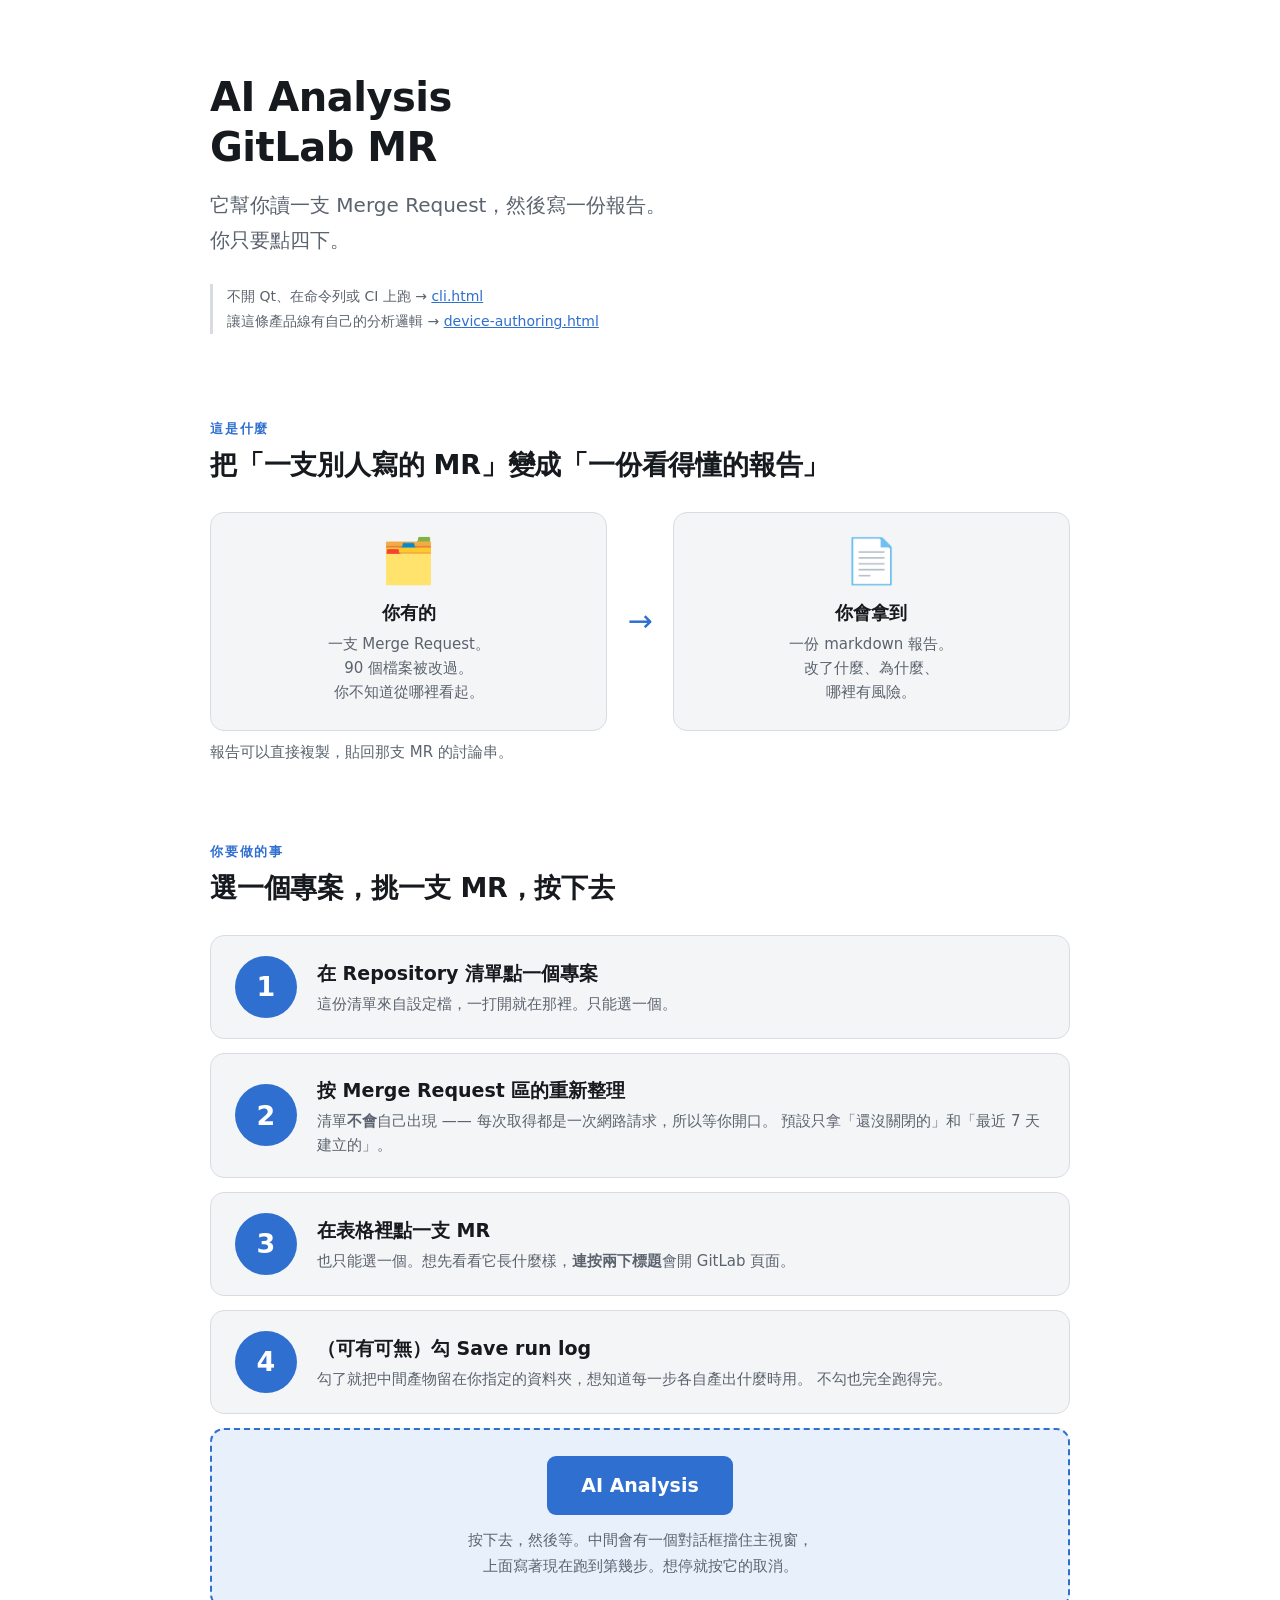
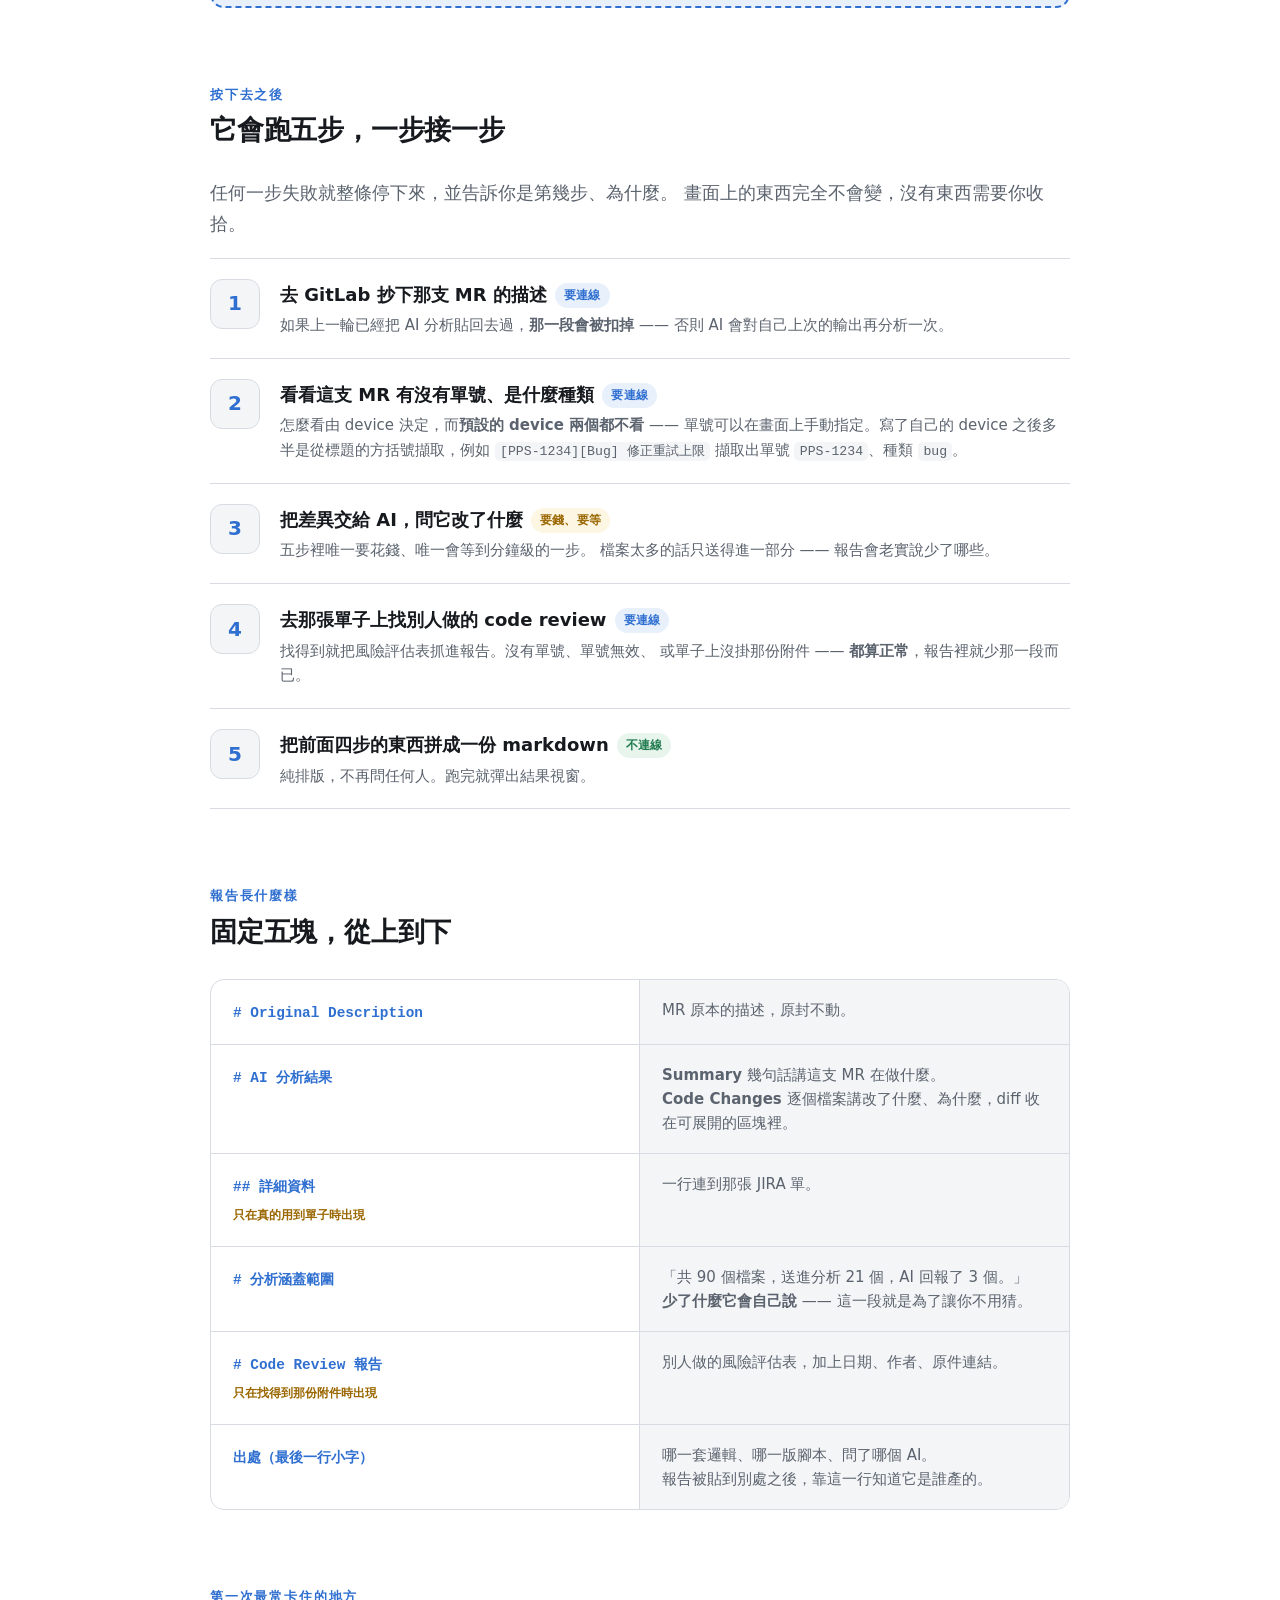
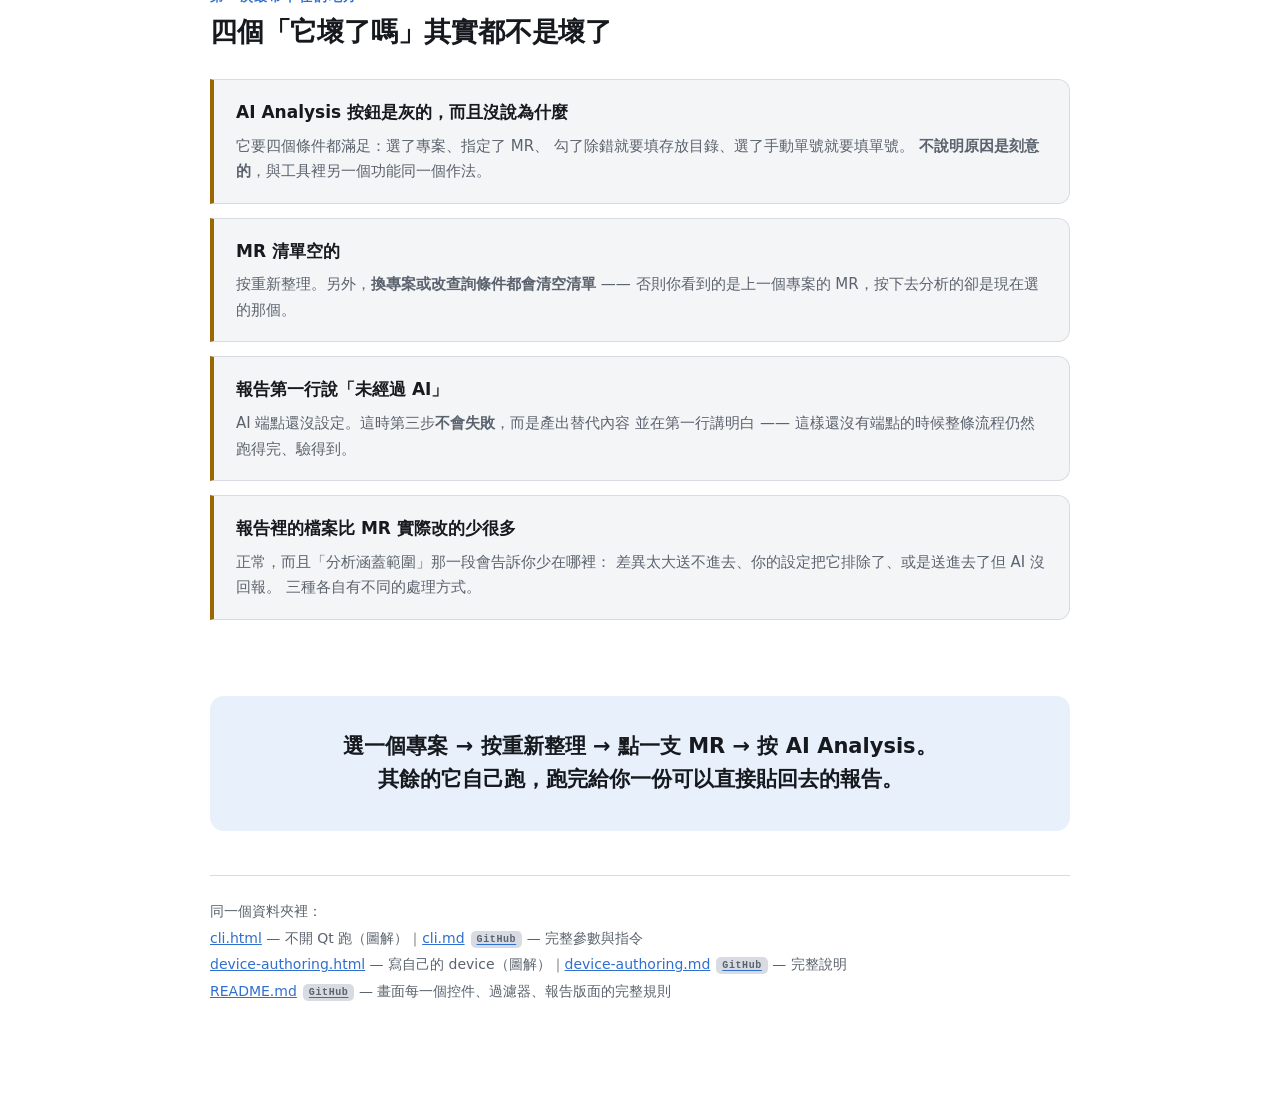
<file: docs/ai-analysis-gitlab-mr/getting-started.html>
<!DOCTYPE html>
<html lang="zh-Hant">
<head>
<meta charset="utf-8">
<meta name="viewport" content="width=device-width, initial-scale=1">
<title>AI Analysis GitLab MR — 第一次使用</title>
<link rel="stylesheet" href="../_doc.css">
</head>
<body>
<main>

<header>
  <h1>AI Analysis<br>GitLab MR</h1>
  <p class="sub">它幫你讀一支 Merge Request，然後寫一份報告。<br>
  你只要點四下。</p>
  <div class="kin">
    不開 Qt、在命令列或 CI 上跑 → <a href="cli.html">cli.html</a><br>
    讓這條產品線有自己的分析邏輯 → <a href="device-authoring.html">device-authoring.html</a>
  </div>
</header>

<!-- ============ 這是什麼 ============ -->
<section>
  <h2>這是什麼</h2>
  <h3>把「一支別人寫的 MR」變成「一份看得懂的報告」</h3>

  <div class="ba">
    <div class="ba-card">
      <div class="ba-ico">🗂️</div>
      <div class="ba-t">你有的</div>
      <div class="ba-d">一支 Merge Request。<br>90 個檔案被改過。<br>你不知道從哪裡看起。</div>
    </div>
    <div class="ba-arrow">→</div>
    <div class="ba-card">
      <div class="ba-ico">📄</div>
      <div class="ba-t">你會拿到</div>
      <div class="ba-d">一份 markdown 報告。<br>改了什麼、為什麼、<br>哪裡有風險。</div>
    </div>
  </div>
  <p class="muted" style="font-size:15px">
    報告可以直接複製，貼回那支 MR 的討論串。
  </p>
</section>

<!-- ============ 你要做的事 ============ -->
<section>
  <h2>你要做的事</h2>
  <h3>選一個專案，挑一支 MR，按下去</h3>

  <div class="steps">
    <div class="step">
      <div class="num">1</div>
      <div>
        <div class="step-t">在 Repository 清單點一個專案</div>
        <div class="step-d">這份清單來自設定檔，一打開就在那裡。只能選一個。</div>
      </div>
    </div>
    <div class="step">
      <div class="num">2</div>
      <div>
        <div class="step-t">按 Merge Request 區的重新整理</div>
        <div class="step-d">清單<strong>不會</strong>自己出現 —— 每次取得都是一次網路請求，所以等你開口。
        預設只拿「還沒關閉的」和「最近 7 天建立的」。</div>
      </div>
    </div>
    <div class="step">
      <div class="num">3</div>
      <div>
        <div class="step-t">在表格裡點一支 MR</div>
        <div class="step-d">也只能選一個。想先看看它長什麼樣，<strong>連按兩下標題</strong>會開 GitLab 頁面。</div>
      </div>
    </div>
    <div class="step">
      <div class="num">4</div>
      <div>
        <div class="step-t">（可有可無）勾 Save run log</div>
        <div class="step-d">勾了就把中間產物留在你指定的資料夾，想知道每一步各自產出什麼時用。
        不勾也完全跑得完。</div>
      </div>
    </div>
  </div>

  <div class="press">
    <span class="press-btn">AI Analysis</span>
    <div class="press-d">按下去，然後等。中間會有一個對話框擋住主視窗，<br>
    上面寫著現在跑到第幾步。想停就按它的取消。</div>
  </div>
</section>

<!-- ============ 按下去之後 ============ -->
<section>
  <h2>按下去之後</h2>
  <h3>它會跑五步，一步接一步</h3>
  <p class="lead muted">任何一步失敗就整條停下來，並告訴你是第幾步、為什麼。
  畫面上的東西完全不會變，沒有東西需要你收拾。</p>

  <div class="flow">
    <div class="fl">
      <div class="fl-n">1</div>
      <div>
        <div class="fl-t">去 GitLab 抄下那支 MR 的描述<span class="fl-tag tag-net">要連線</span></div>
        <div class="fl-d">如果上一輪已經把 AI 分析貼回去過，<strong>那一段會被扣掉</strong> ——
        否則 AI 會對自己上次的輸出再分析一次。</div>
      </div>
    </div>
    <div class="fl">
      <div class="fl-n">2</div>
      <div>
        <div class="fl-t">看看這支 MR 有沒有單號、是什麼種類<span class="fl-tag tag-net">要連線</span></div>
        <div class="fl-d">怎麼看由 device 決定，而<strong>預設的 device 兩個都不看</strong> ——
        單號可以在畫面上手動指定。寫了自己的 device 之後多半是從標題的方括號擷取，例如
        <code>[PPS-1234][Bug] 修正重試上限</code> 擷取出單號 <code>PPS-1234</code>、種類
        <code>bug</code>。</div>
      </div>
    </div>
    <div class="fl">
      <div class="fl-n">3</div>
      <div>
        <div class="fl-t">把差異交給 AI，問它改了什麼<span class="fl-tag tag-cost">要錢、要等</span></div>
        <div class="fl-d">五步裡唯一要花錢、唯一會等到分鐘級的一步。
        檔案太多的話只送得進一部分 —— 報告會老實說少了哪些。</div>
      </div>
    </div>
    <div class="fl">
      <div class="fl-n">4</div>
      <div>
        <div class="fl-t">去那張單子上找別人做的 code review<span class="fl-tag tag-net">要連線</span></div>
        <div class="fl-d">找得到就把風險評估表抓進報告。沒有單號、單號無效、
        或單子上沒掛那份附件 —— <strong>都算正常</strong>，報告裡就少那一段而已。</div>
      </div>
    </div>
    <div class="fl">
      <div class="fl-n">5</div>
      <div>
        <div class="fl-t">把前面四步的東西拼成一份 markdown<span class="fl-tag tag-local">不連線</span></div>
        <div class="fl-d">純排版，不再問任何人。跑完就彈出結果視窗。</div>
      </div>
    </div>
  </div>
</section>

<!-- ============ 報告長什麼樣 ============ -->
<section>
  <h2>報告長什麼樣</h2>
  <h3>固定五塊，從上到下</h3>

  <div class="report">
    <div class="rb">
      <div class="rb-l"><span class="rb-h"># Original Description</span></div>
      <div class="rb-r"><div class="rb-d">MR 原本的描述，原封不動。</div></div>
    </div>
    <div class="rb">
      <div class="rb-l"><span class="rb-h"># AI 分析結果</span></div>
      <div class="rb-r"><div class="rb-d">
        <strong>Summary</strong> 幾句話講這支 MR 在做什麼。<br>
        <strong>Code Changes</strong> 逐個檔案講改了什麼、為什麼，diff 收在可展開的區塊裡。
      </div></div>
    </div>
    <div class="rb">
      <div class="rb-l">
        <span class="rb-h">## 詳細資料</span><br>
        <span class="rb-opt">只在真的用到單子時出現</span>
      </div>
      <div class="rb-r"><div class="rb-d">一行連到那張 JIRA 單。</div></div>
    </div>
    <div class="rb">
      <div class="rb-l"><span class="rb-h"># 分析涵蓋範圍</span></div>
      <div class="rb-r"><div class="rb-d">
        「共 90 個檔案，送進分析 21 個，AI 回報了 3 個。」<br>
        <strong>少了什麼它會自己說</strong> —— 這一段就是為了讓你不用猜。
      </div></div>
    </div>
    <div class="rb">
      <div class="rb-l">
        <span class="rb-h"># Code Review 報告</span><br>
        <span class="rb-opt">只在找得到那份附件時出現</span>
      </div>
      <div class="rb-r"><div class="rb-d">別人做的風險評估表，加上日期、作者、原件連結。</div></div>
    </div>
    <div class="rb">
      <div class="rb-l"><span class="rb-h">出處（最後一行小字）</span></div>
      <div class="rb-r"><div class="rb-d">哪一套邏輯、哪一版腳本、問了哪個 AI。<br>
      報告被貼到別處之後，靠這一行知道它是誰產的。</div></div>
    </div>
  </div>
</section>

<!-- ============ 卡住的地方 ============ -->
<section>
  <h2>第一次最常卡住的地方</h2>
  <h3>四個「它壞了嗎」其實都不是壞了</h3>

  <div class="stuck">
    <div class="st">
      <div class="st-q">AI Analysis 按鈕是灰的，而且沒說為什麼</div>
      <div class="st-a">它要四個條件都滿足：選了專案、指定了 MR、
      勾了除錯就要填存放目錄、選了手動單號就要填單號。
      <strong>不說明原因是刻意的</strong>，與工具裡另一個功能同一個作法。</div>
    </div>
    <div class="st">
      <div class="st-q">MR 清單空的</div>
      <div class="st-a">按重新整理。另外，<strong>換專案或改查詢條件都會清空清單</strong> ——
      否則你看到的是上一個專案的 MR，按下去分析的卻是現在選的那個。</div>
    </div>
    <div class="st">
      <div class="st-q">報告第一行說「未經過 AI」</div>
      <div class="st-a">AI 端點還沒設定。這時第三步<strong>不會失敗</strong>，而是產出替代內容
      並在第一行講明白 —— 這樣還沒有端點的時候整條流程仍然跑得完、驗得到。</div>
    </div>
    <div class="st">
      <div class="st-q">報告裡的檔案比 MR 實際改的少很多</div>
      <div class="st-a">正常，而且「分析涵蓋範圍」那一段會告訴你少在哪裡：
      差異太大送不進去、你的設定把它排除了、或是送進去了但 AI 沒回報。
      三種各自有不同的處理方式。</div>
    </div>
  </div>
</section>

<!-- ============ 常見問題 ============

     這一節的題目全部清空了，等使用者逐題提出需求再加回來。

     要加第一題時：把這整段註解的頭尾拿掉，然後照下面的形狀填。
     答案裡有 strong 或 br 這類標籤時，**一定**要包在內層那一個 span 裡 ——
     .qa-a 是 grid，直接放的話每個標籤都會變成獨立的格子，被擠成一行一個字。

<section>
  <h2>常見問題</h2>
  <h3>大家問過的</h3>

  <div class="qa">
    <div class="qa-item">
      <div class="qa-q"><span>問題寫這裡？</span></div>
      <div class="qa-a"><span>
        <div class="spec">
          <div class="spec-grp">分組的小標題</div>
          <div class="spec-k">欄位</div>
          <div class="spec-v">內容。<span class="dim">次要的說明用 dim</span></div>
          <div class="spec-grp">第二組</div>
          <div class="spec-k">欄位</div>
          <div class="spec-v">內容</div>
        </div>
        <p class="spec-note">⚠️ 要特別提醒的寫這裡（選用）。</p>
      </span></div>
    </div>
  </div>
</section>

============ 常見問題結束 ============ -->

<div class="closing">
  選一個專案 → 按重新整理 → 點一支 MR → 按 AI Analysis。<br>
  其餘的它自己跑，跑完給你一份可以直接貼回去的報告。
</div>

<footer>
  同一個資料夾裡：<br>
  <a href="cli.html">cli.html</a> — 不開 Qt 跑（圖解）｜<a class="ext" href="https://github.com/JonasHuang178/PPS2_0DevTool/blob/add-ai-analysis-gitlab-mr/docs/ai-analysis-gitlab-mr/cli.md">cli.md</a> — 完整參數與指令<br>
  <a href="device-authoring.html">device-authoring.html</a> — 寫自己的 device（圖解）｜<a class="ext" href="https://github.com/JonasHuang178/PPS2_0DevTool/blob/add-ai-analysis-gitlab-mr/docs/ai-analysis-gitlab-mr/device-authoring.md">device-authoring.md</a> — 完整說明<br>
  <a class="ext" href="https://github.com/JonasHuang178/PPS2_0DevTool/blob/add-ai-analysis-gitlab-mr/docs/ai-analysis-gitlab-mr/README.md">README.md</a> — 畫面每一個控件、過濾器、報告版面的完整規則
</footer>

</main>
</body>
</html>
</file>
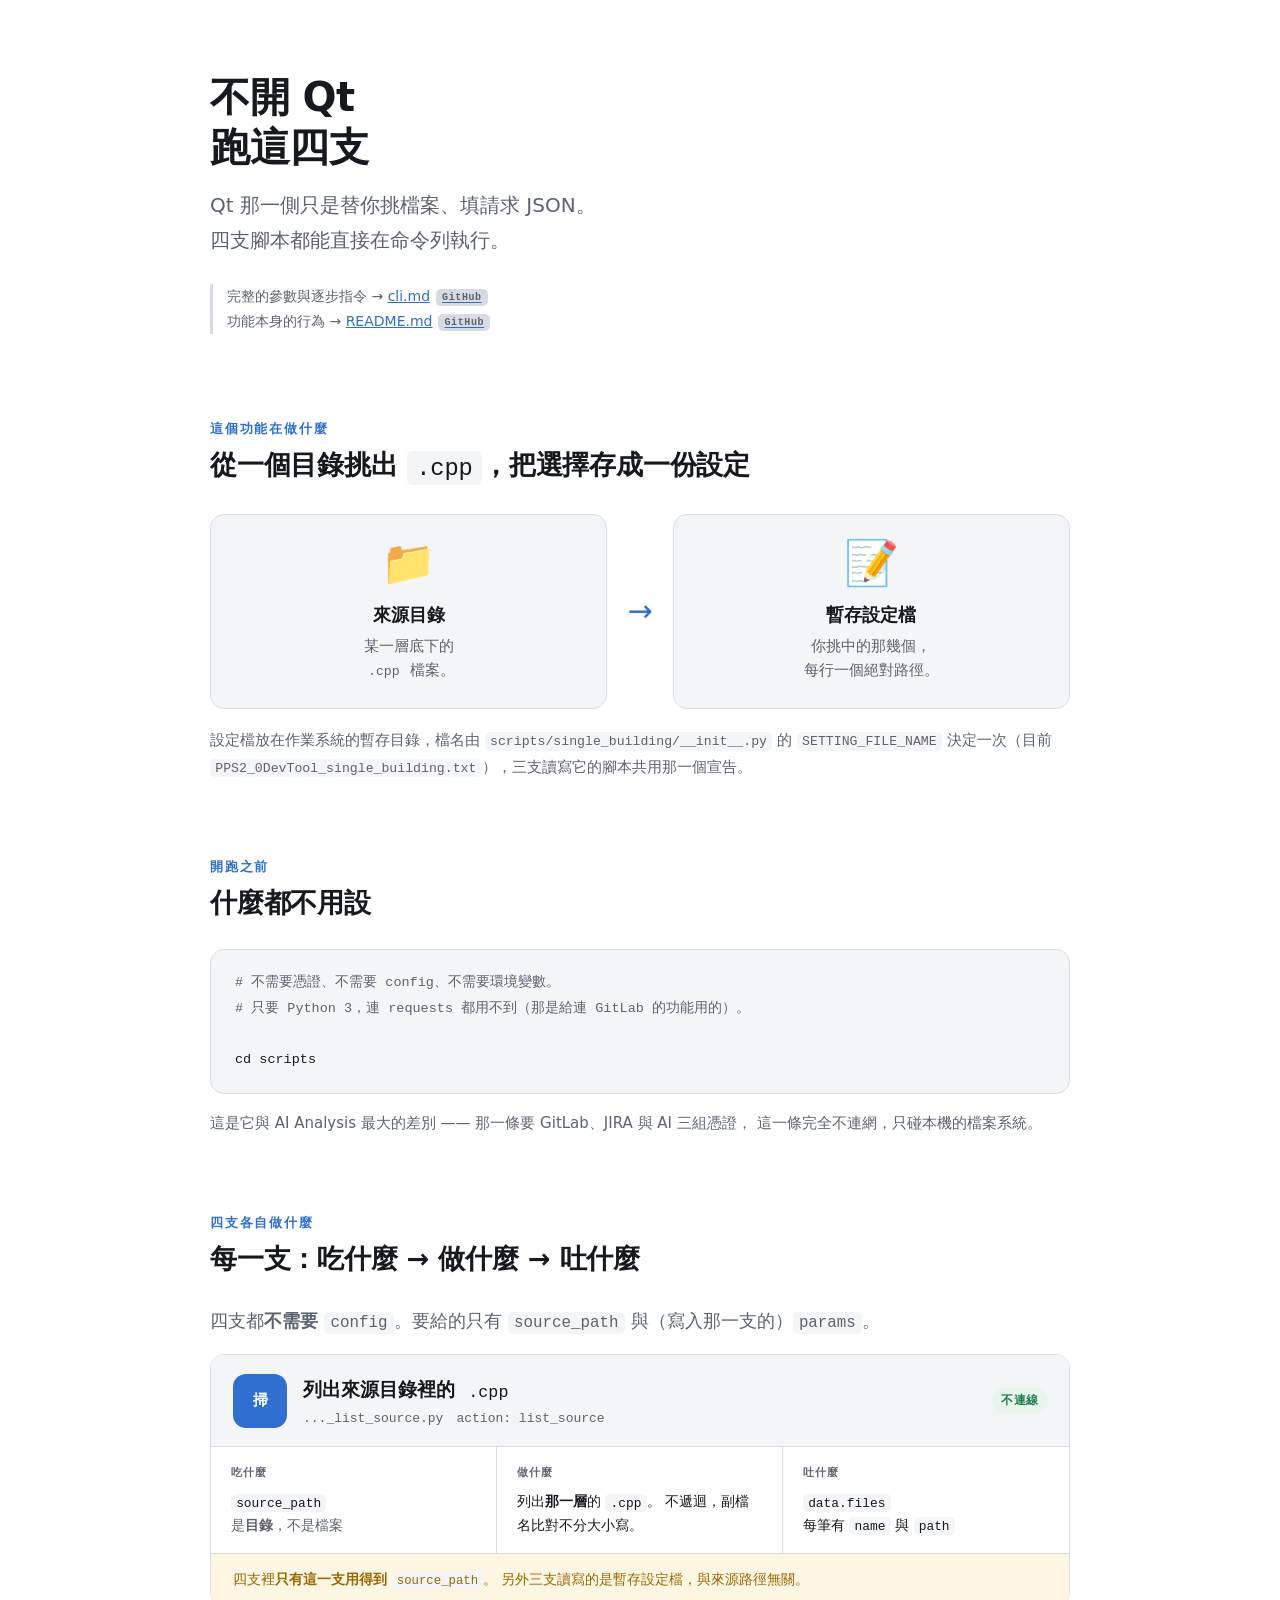
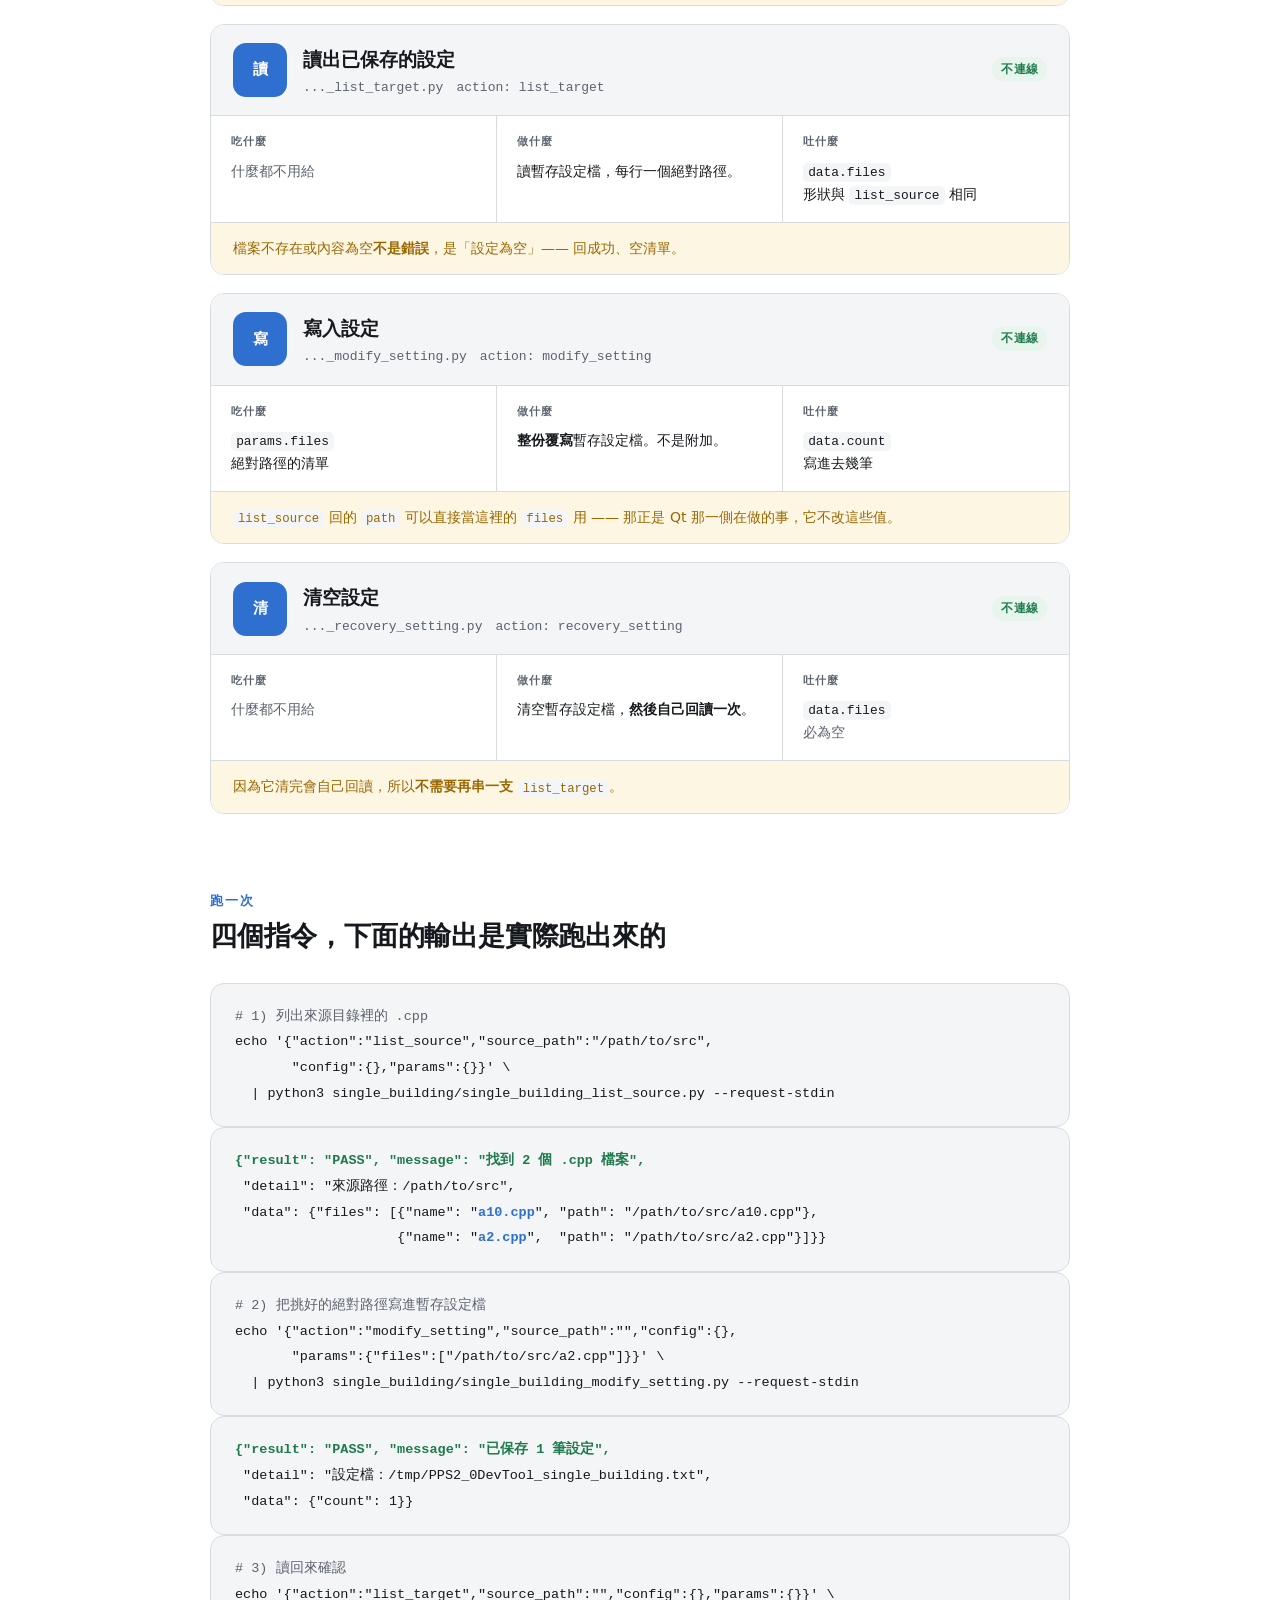
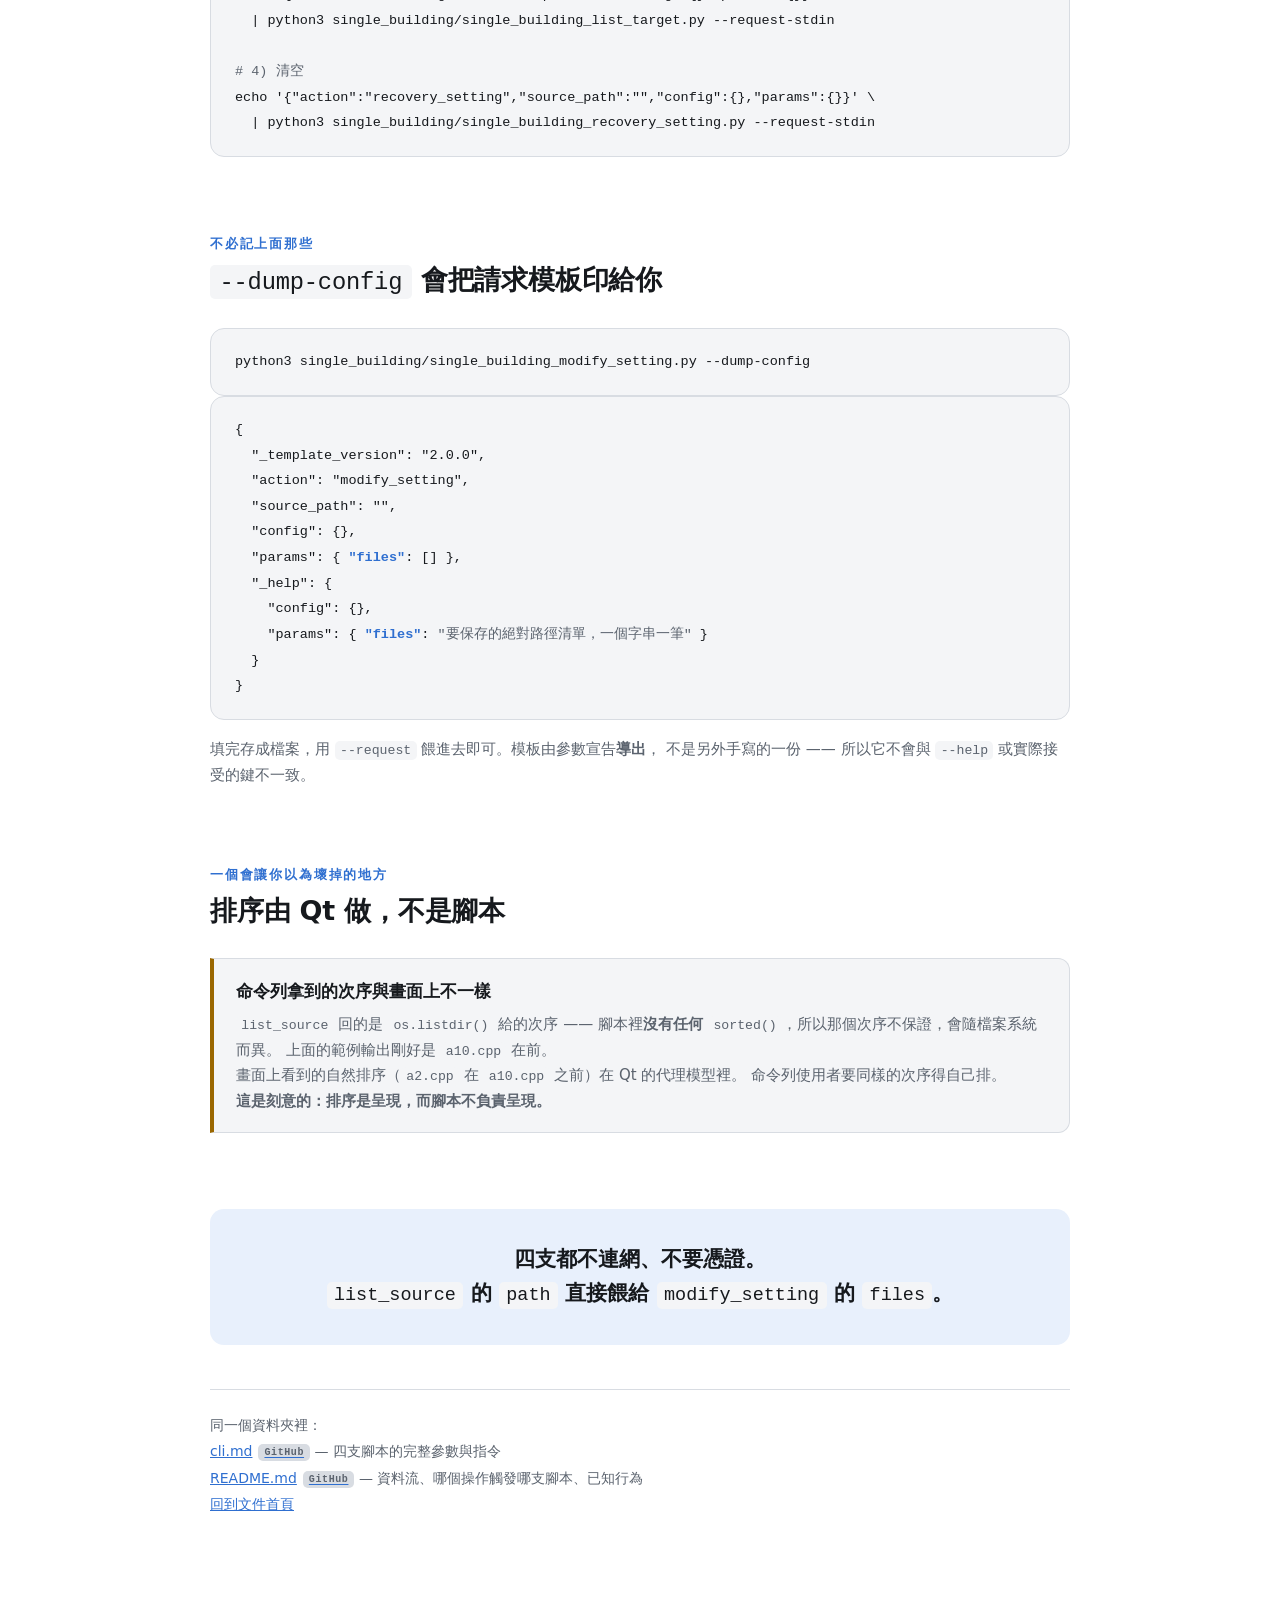
<file: docs/single-building/cli.html>
<!DOCTYPE html>
<html lang="zh-Hant">
<head>
<meta charset="utf-8">
<meta name="viewport" content="width=device-width, initial-scale=1">
<title>Single Building — 不開 Qt 跑</title>
<link rel="stylesheet" href="../_doc.css">
</head>
<body>
<main>

<header>
  <h1>不開 Qt<br>跑這四支</h1>
  <p class="sub">Qt 那一側只是替你挑檔案、填請求 JSON。<br>
  四支腳本都能直接在命令列執行。</p>
  <div class="kin">
    完整的參數與逐步指令 → <a class="ext" href="https://github.com/JonasHuang178/PPS2_0DevTool/blob/add-ai-analysis-gitlab-mr/docs/single-building/cli.md">cli.md</a><br>
    功能本身的行為 → <a class="ext" href="https://github.com/JonasHuang178/PPS2_0DevTool/blob/add-ai-analysis-gitlab-mr/docs/single-building/README.md">README.md</a>
  </div>
</header>

<!-- ============ 這個功能在做什麼 ============ -->
<section>
  <h2>這個功能在做什麼</h2>
  <h3>從一個目錄挑出 <code>.cpp</code>，把選擇存成一份設定</h3>

  <div class="ba">
    <div class="ba-card">
      <div class="ba-ico">📁</div>
      <div class="ba-t">來源目錄</div>
      <div class="ba-d">某一層底下的<br><code>.cpp</code> 檔案。</div>
    </div>
    <div class="ba-arrow">→</div>
    <div class="ba-card">
      <div class="ba-ico">📝</div>
      <div class="ba-t">暫存設定檔</div>
      <div class="ba-d">你挑中的那幾個，<br>每行一個絕對路徑。</div>
    </div>
  </div>

  <p class="muted" style="font-size:15px;margin-top:18px">
    設定檔放在作業系統的暫存目錄，檔名由
    <code>scripts/single_building/__init__.py</code> 的 <code>SETTING_FILE_NAME</code>
    決定一次（目前 <code>PPS2_0DevTool_single_building.txt</code>），三支讀寫它的腳本共用那一個宣告。
  </p>
</section>

<!-- ============ 開跑之前 ============ -->
<section>
  <h2>開跑之前</h2>
  <h3>什麼都不用設</h3>

  <div class="term"><span class="c"># 不需要憑證、不需要 config、不需要環境變數。</span>
<span class="c"># 只要 Python 3，連 requests 都用不到（那是給連 GitLab 的功能用的）。</span>

cd scripts</div>

  <p class="muted" style="font-size:15px;margin-top:16px">
    這是它與 AI Analysis 最大的差別 —— 那一條要 GitLab、JIRA 與 AI 三組憑證，
    這一條完全不連網，只碰本機的檔案系統。
  </p>
</section>

<!-- ============ 四支各自做什麼 ============ -->
<section>
  <h2>四支各自做什麼</h2>
  <h3>每一支：吃什麼 → 做什麼 → 吐什麼</h3>
  <p class="lead muted">四支都<strong>不需要 <code>config</code></strong>。要給的只有
  <code>source_path</code> 與（寫入那一支的）<code>params</code>。</p>

  <div class="io">
    <div class="io-head">
      <div class="io-n">掃</div>
      <div>
        <div class="io-t">列出來源目錄裡的 <code>.cpp</code></div>
        <div class="io-s">..._list_source.py　action: list_source</div>
      </div>
      <div><span class="fl-tag tag-local">不連線</span></div>
    </div>
    <div class="io-body">
      <div class="io-cell">
        <div class="io-k">吃什麼</div>
        <div class="io-v"><code>source_path</code><br>
        <span class="muted">是<strong>目錄</strong>，不是檔案</span></div>
      </div>
      <div class="io-cell">
        <div class="io-k">做什麼</div>
        <div class="io-v">列出<strong>那一層</strong>的 <code>.cpp</code>。
        不遞迴，副檔名比對不分大小寫。</div>
      </div>
      <div class="io-cell">
        <div class="io-k">吐什麼</div>
        <div class="io-v"><code>data.files</code><br>
        每筆有 <code>name</code> 與 <code>path</code></div>
      </div>
    </div>
    <div class="io-note">四支裡<strong>只有這一支用得到 <code>source_path</code></strong>。
    另外三支讀寫的是暫存設定檔，與來源路徑無關。</div>
  </div>

  <div class="io">
    <div class="io-head">
      <div class="io-n">讀</div>
      <div>
        <div class="io-t">讀出已保存的設定</div>
        <div class="io-s">..._list_target.py　action: list_target</div>
      </div>
      <div><span class="fl-tag tag-local">不連線</span></div>
    </div>
    <div class="io-body">
      <div class="io-cell">
        <div class="io-k">吃什麼</div>
        <div class="io-v"><span class="muted">什麼都不用給</span></div>
      </div>
      <div class="io-cell">
        <div class="io-k">做什麼</div>
        <div class="io-v">讀暫存設定檔，每行一個絕對路徑。</div>
      </div>
      <div class="io-cell">
        <div class="io-k">吐什麼</div>
        <div class="io-v"><code>data.files</code><br>
        形狀與 <code>list_source</code> 相同</div>
      </div>
    </div>
    <div class="io-note">檔案不存在或內容為空<strong>不是錯誤</strong>，是「設定為空」—— 回成功、空清單。</div>
  </div>

  <div class="io">
    <div class="io-head">
      <div class="io-n">寫</div>
      <div>
        <div class="io-t">寫入設定</div>
        <div class="io-s">..._modify_setting.py　action: modify_setting</div>
      </div>
      <div><span class="fl-tag tag-local">不連線</span></div>
    </div>
    <div class="io-body">
      <div class="io-cell">
        <div class="io-k">吃什麼</div>
        <div class="io-v"><code>params.files</code><br>
        絕對路徑的清單</div>
      </div>
      <div class="io-cell">
        <div class="io-k">做什麼</div>
        <div class="io-v"><strong>整份覆寫</strong>暫存設定檔。不是附加。</div>
      </div>
      <div class="io-cell">
        <div class="io-k">吐什麼</div>
        <div class="io-v"><code>data.count</code><br>
        寫進去幾筆</div>
      </div>
    </div>
    <div class="io-note"><code>list_source</code> 回的 <code>path</code> 可以直接當這裡的
    <code>files</code> 用 —— 那正是 Qt 那一側在做的事，它不改這些值。</div>
  </div>

  <div class="io">
    <div class="io-head">
      <div class="io-n">清</div>
      <div>
        <div class="io-t">清空設定</div>
        <div class="io-s">..._recovery_setting.py　action: recovery_setting</div>
      </div>
      <div><span class="fl-tag tag-local">不連線</span></div>
    </div>
    <div class="io-body">
      <div class="io-cell">
        <div class="io-k">吃什麼</div>
        <div class="io-v"><span class="muted">什麼都不用給</span></div>
      </div>
      <div class="io-cell">
        <div class="io-k">做什麼</div>
        <div class="io-v">清空暫存設定檔，<strong>然後自己回讀一次</strong>。</div>
      </div>
      <div class="io-cell">
        <div class="io-k">吐什麼</div>
        <div class="io-v"><code>data.files</code><br>
        <span class="muted">必為空</span></div>
      </div>
    </div>
    <div class="io-note">因為它清完會自己回讀，所以<strong>不需要再串一支 <code>list_target</code></strong>。</div>
  </div>
</section>

<!-- ============ 跑一次 ============ -->
<section>
  <h2>跑一次</h2>
  <h3>四個指令，下面的輸出是實際跑出來的</h3>

  <div class="term"><span class="c"># 1) 列出來源目錄裡的 .cpp</span>
echo '{"action":"list_source","source_path":"/path/to/src",
       "config":{},"params":{}}' \
  | python3 single_building/single_building_list_source.py --request-stdin</div>

  <div class="term"><span class="g">{"result": "PASS", "message": "找到 2 個 .cpp 檔案",</span>
 "detail": "來源路徑：/path/to/src",
 "data": {"files": [{"name": "<span class="b">a10.cpp</span>", "path": "/path/to/src/a10.cpp"},
                    {"name": "<span class="b">a2.cpp</span>",  "path": "/path/to/src/a2.cpp"}]}}</div>

  <div class="term"><span class="c"># 2) 把挑好的絕對路徑寫進暫存設定檔</span>
echo '{"action":"modify_setting","source_path":"","config":{},
       "params":{"files":["/path/to/src/a2.cpp"]}}' \
  | python3 single_building/single_building_modify_setting.py --request-stdin</div>

  <div class="term"><span class="g">{"result": "PASS", "message": "已保存 1 筆設定",</span>
 "detail": "設定檔：/tmp/PPS2_0DevTool_single_building.txt",
 "data": {"count": 1}}</div>

  <div class="term"><span class="c"># 3) 讀回來確認</span>
echo '{"action":"list_target","source_path":"","config":{},"params":{}}' \
  | python3 single_building/single_building_list_target.py --request-stdin

<span class="c"># 4) 清空</span>
echo '{"action":"recovery_setting","source_path":"","config":{},"params":{}}' \
  | python3 single_building/single_building_recovery_setting.py --request-stdin</div>
</section>

<!-- ============ dump-config ============ -->
<section>
  <h2>不必記上面那些</h2>
  <h3><code>--dump-config</code> 會把請求模板印給你</h3>

  <div class="term">python3 single_building/single_building_modify_setting.py --dump-config</div>

  <div class="term">{
  "_template_version": "2.0.0",
  "action": "modify_setting",
  "source_path": "",
  "config": {},
  "params": { <span class="b">"files"</span>: [] },
  "_help": {
    "config": {},
    "params": { <span class="b">"files"</span>: <span class="c">"要保存的絕對路徑清單，一個字串一筆"</span> }
  }
}</div>

  <p class="muted" style="font-size:15px;margin-top:16px">
    填完存成檔案，用 <code>--request</code> 餵進去即可。模板由參數宣告<strong>導出</strong>，
    不是另外手寫的一份 —— 所以它不會與 <code>--help</code> 或實際接受的鍵不一致。
  </p>
</section>

<!-- ============ 眉角 ============ -->
<section>
  <h2>一個會讓你以為壞掉的地方</h2>
  <h3>排序由 Qt 做，不是腳本</h3>

  <div class="stuck">
    <div class="st">
      <div class="st-q">命令列拿到的次序與畫面上不一樣</div>
      <div class="st-a"><code>list_source</code> 回的是 <code>os.listdir()</code> 給的次序 ——
      腳本裡<strong>沒有任何 <code>sorted()</code></strong>，所以那個次序不保證，會隨檔案系統而異。
      上面的範例輸出剛好是 <code>a10.cpp</code> 在前。<br>
      畫面上看到的自然排序（<code>a2.cpp</code> 在 <code>a10.cpp</code> 之前）在 Qt 的代理模型裡。
      命令列使用者要同樣的次序得自己排。<br>
      <strong>這是刻意的：排序是呈現，而腳本不負責呈現。</strong></div>
    </div>
  </div>
</section>

<!-- ============ Q&A ============ -->
<!-- ============ 常見問題 ============

     這一節的題目全部清空了，等使用者逐題提出需求再加回來。

     要加第一題時：把這整段註解的頭尾拿掉，然後照下面的形狀填。
     答案裡有 strong 或 br 這類標籤時，**一定**要包在內層那一個 span 裡 ——
     .qa-a 是 grid，直接放的話每個標籤都會變成獨立的格子，被擠成一行一個字。

<section>
  <h2>常見問題</h2>
  <h3>在命令列上最常被問的</h3>

  <div class="qa">
    <div class="qa-item">
      <div class="qa-q"><span>問題寫這裡？</span></div>
      <div class="qa-a"><span>
        <div class="spec">
          <div class="spec-grp">分組的小標題</div>
          <div class="spec-k">欄位</div>
          <div class="spec-v">內容。<span class="dim">次要的說明用 dim</span></div>
          <div class="spec-grp">第二組</div>
          <div class="spec-k">欄位</div>
          <div class="spec-v">內容</div>
        </div>
        <p class="spec-note">⚠️ 要特別提醒的寫這裡（選用）。</p>
      </span></div>
    </div>
  </div>
</section>

============ 常見問題結束 ============ -->

<div class="closing">
  四支都不連網、不要憑證。<br>
  <code>list_source</code> 的 <code>path</code> 直接餵給 <code>modify_setting</code> 的 <code>files</code>。
</div>

<footer>
  同一個資料夾裡：<br>
  <a class="ext" href="https://github.com/JonasHuang178/PPS2_0DevTool/blob/add-ai-analysis-gitlab-mr/docs/single-building/cli.md">cli.md</a> — 四支腳本的完整參數與指令<br>
  <a class="ext" href="https://github.com/JonasHuang178/PPS2_0DevTool/blob/add-ai-analysis-gitlab-mr/docs/single-building/README.md">README.md</a> — 資料流、哪個操作觸發哪支腳本、已知行為<br>
  <a href="../index.html">回到文件首頁</a>
</footer>

</main>
</body>
</html>
</file>
<file: docs/_doc.css>
/* 這個資料夾裡三份圖解頁共用的樣式。
 *
 * 底線開頭 = 不是一份文件，與 device/_template 同一個慣例。
 * 獨立成一份是為了「同類文件風格一致」這條規則 —— 三份各帶一份副本的話，
 * 改了其中一份的顏色，另外兩份會安靜地長得不一樣。 */

:root {
  --bg:        #ffffff;
  --bg2:       #f4f5f7;
  --ink:       #16191d;
  --ink2:      #5b636e;
  --line:      #d8dce2;
  --accent:    #2f6fd0;
  --accent-bg: #e8f0fc;
  --warn:      #9a6700;
  --warn-bg:   #fdf6e3;
  --ok:        #1f7a4d;
  --ok-bg:     #e7f5ed;
  --mono: ui-monospace, "SF Mono", Menlo, Consolas, monospace;
}
@media (prefers-color-scheme: dark) {
  :root {
    --bg:        #15181c;
    --bg2:       #1d2126;
    --ink:       #e8eaed;
    --ink2:      #9aa3af;
    --line:      #333a43;
    --accent:    #74a7f0;
    --accent-bg: #1c2a3f;
    --warn:      #e3b341;
    --warn-bg:   #2b2416;
    --ok:        #5fd39b;
    --ok-bg:     #16291f;
  }
}

* { box-sizing: border-box; }

body {
  margin: 0;
  padding: 0 20px 100px;
  background: var(--bg);
  color: var(--ink);
  font: 16px/1.75 -apple-system, "Noto Sans TC", "PingFang TC",
        "Microsoft JhengHei", system-ui, sans-serif;
}
main { max-width: 860px; margin: 0 auto; }

/* ---------- 標頭 ---------- */
header { padding: 72px 0 8px; }
h1 { font-size: 40px; line-height: 1.25; margin: 0 0 16px; letter-spacing: -.5px; }
.sub { font-size: 20px; color: var(--ink2); margin: 0; }
.kin {
  margin-top: 26px; font-size: 14px; color: var(--ink2);
  border-left: 3px solid var(--line); padding-left: 14px; line-height: 1.8;
}
.kin a { color: var(--accent); }

/* ---------- 區塊 ---------- */
section { margin-top: 76px; }
h2 {
  font-size: 13px; letter-spacing: .14em; text-transform: uppercase;
  color: var(--accent); margin: 0 0 6px; font-weight: 700;
}
h3 { font-size: 27px; line-height: 1.35; margin: 0 0 28px; letter-spacing: -.2px; }
h4 { font-size: 19px; margin: 36px 0 14px; }

p { margin: 0 0 18px; }
.lead { font-size: 18px; }
.muted { color: var(--ink2); }
code {
  font: 500 .88em/1.5 var(--mono);
  background: var(--bg2); padding: .15em .4em; border-radius: 5px;
}

/* ---------- 前後對比 ---------- */
.ba {
  display: grid; grid-template-columns: 1fr auto 1fr; gap: 20px;
  align-items: stretch; margin: 0 0 8px;
}
.ba-card {
  background: var(--bg2); border: 1px solid var(--line);
  border-radius: 14px; padding: 26px 22px; text-align: center;
}
.ba-ico { font-size: 44px; line-height: 1; margin-bottom: 14px; }
.ba-t { font-weight: 700; font-size: 18px; margin-bottom: 4px; }
.ba-d { color: var(--ink2); font-size: 15px; line-height: 1.6; }
.ba-arrow { display: flex; align-items: center; font-size: 30px; color: var(--accent); }

/* ---------- 編號步驟 ---------- */
.steps { display: grid; gap: 14px; }
.step {
  display: grid; grid-template-columns: 62px 1fr; gap: 20px; align-items: center;
  background: var(--bg2); border: 1px solid var(--line);
  border-radius: 14px; padding: 20px 24px;
}
.num {
  width: 62px; height: 62px; border-radius: 50%;
  background: var(--accent); color: #fff;
  display: flex; align-items: center; justify-content: center;
  font-size: 27px; font-weight: 700;
}
.step-t { font-size: 19px; font-weight: 700; margin-bottom: 2px; }
.step-d { color: var(--ink2); font-size: 15px; line-height: 1.6; }

.press {
  margin-top: 14px; text-align: center;
  border: 2px dashed var(--accent); border-radius: 14px;
  padding: 26px; background: var(--accent-bg);
}
.press-btn {
  display: inline-block; background: var(--accent); color: #fff;
  font-size: 19px; font-weight: 700; padding: 13px 34px; border-radius: 9px;
}
.press-d { color: var(--ink2); font-size: 15px; margin-top: 12px; }

/* ---------- 流程列（一行一步） ---------- */
.flow { display: grid; gap: 0; }
.fl {
  display: grid; grid-template-columns: 50px 1fr; gap: 20px;
  padding: 20px 0; border-top: 1px solid var(--line);
}
.fl:last-child { border-bottom: 1px solid var(--line); }
.fl-n {
  width: 50px; height: 50px; border-radius: 12px;
  background: var(--bg2); border: 1px solid var(--line);
  display: flex; align-items: center; justify-content: center;
  font-size: 20px; font-weight: 700; color: var(--accent);
}
.fl-t { font-size: 18px; font-weight: 700; margin-bottom: 3px; }
.fl-d { color: var(--ink2); font-size: 15px; line-height: 1.65; }

/* ---------- 標籤 ---------- */
.fl-tag {
  display: inline-block; font-size: 12px; font-weight: 700;
  padding: 2px 9px; border-radius: 20px; margin-left: 8px;
  vertical-align: 2px; letter-spacing: .02em;
}
.tag-net   { background: var(--accent-bg); color: var(--accent); }
.tag-cost  { background: var(--warn-bg);   color: var(--warn); }
.tag-local { background: var(--ok-bg);     color: var(--ok); }

/* ---------- 吃什麼 / 做什麼 / 吐什麼 ---------- */
.io { border: 1px solid var(--line); border-radius: 14px; overflow: hidden; margin-bottom: 18px; }
.io-head {
  display: grid; grid-template-columns: 54px 1fr auto; gap: 16px;
  align-items: center; padding: 18px 22px; background: var(--bg2);
  border-bottom: 1px solid var(--line);
}
.io-n {
  width: 54px; height: 54px; border-radius: 13px;
  background: var(--accent); color: #fff;
  display: flex; align-items: center; justify-content: center;
  font-size: 15px; font-weight: 700; line-height: 1.15; text-align: center;
}
.io-t { font-size: 19px; font-weight: 700; }
.io-s { font: 500 13px/1.5 var(--mono); color: var(--ink2); margin-top: 2px; }
.io-body { display: grid; grid-template-columns: 1fr 1fr 1fr; }
.io-cell { padding: 16px 20px; border-right: 1px solid var(--line); }
.io-cell:last-child { border-right: 0; }
.io-k {
  font-size: 11px; font-weight: 700; letter-spacing: .1em;
  text-transform: uppercase; color: var(--ink2); margin-bottom: 8px;
}
.io-v { font-size: 14px; line-height: 1.65; }
.io-v code { font-size: .92em; }
.io-note {
  padding: 14px 22px; border-top: 1px solid var(--line);
  background: var(--warn-bg); color: var(--warn);
  font-size: 14px; line-height: 1.65;
}

/* ---------- 檔案 / 終端機模擬 ---------- */
.term {
  background: var(--bg2); border: 1px solid var(--line); border-radius: 14px;
  padding: 20px 24px; font: 500 13.5px/1.9 var(--mono);
  overflow-x: auto; white-space: pre; color: var(--ink);
}
.term .c  { color: var(--ink2); }
.term .g  { color: var(--ok); font-weight: 700; }
.term .y  { color: var(--warn); font-weight: 700; }
.term .b  { color: var(--accent); font-weight: 700; }

/* ---------- 兩欄對照 ---------- */
.report { border: 1px solid var(--line); border-radius: 14px; overflow: hidden; }
.rb { display: grid; grid-template-columns: 1fr 1fr; border-bottom: 1px solid var(--line); }
.rb:last-child { border-bottom: 0; }
.rb-l { padding: 18px 22px; border-right: 1px solid var(--line); }
.rb-r { padding: 18px 22px; background: var(--bg2); }
.rb-h { font: 600 .9em/1.5 var(--mono); color: var(--accent); }
.rb-d { color: var(--ink2); font-size: 15px; line-height: 1.6; }
.rb-opt { font-size: 12px; color: var(--warn); font-weight: 700; }

/* ---------- 警示卡 ---------- */
.stuck { display: grid; gap: 14px; }
.st {
  background: var(--bg2); border: 1px solid var(--line);
  border-left: 4px solid var(--warn); border-radius: 0 12px 12px 0;
  padding: 18px 22px;
}
.st-q { font-size: 17px; font-weight: 700; margin-bottom: 6px; }
.st-a { color: var(--ink2); font-size: 15px; line-height: 1.7; }

/* ---------- 收尾 ---------- */
.closing {
  margin-top: 76px; padding: 34px 30px;
  background: var(--accent-bg); border-radius: 14px;
  font-size: 21px; line-height: 1.6; font-weight: 600; text-align: center;
}
footer {
  margin-top: 44px; padding-top: 22px; border-top: 1px solid var(--line);
  color: var(--ink2); font-size: 14px; line-height: 1.9;
}
footer a { color: var(--accent); }

@media (max-width: 680px) {
  h1 { font-size: 31px; }
  h3 { font-size: 22px; }
  .ba { grid-template-columns: 1fr; }
  .ba-arrow { justify-content: center; transform: rotate(90deg); }
  .rb, .io-body { grid-template-columns: 1fr; }
  .rb-l { border-right: 0; border-bottom: 1px solid var(--line); }
  .io-cell { border-right: 0; border-bottom: 1px solid var(--line); }
  .io-cell:last-child { border-bottom: 0; }
  .step { grid-template-columns: 50px 1fr; gap: 14px; }
  .num { width: 50px; height: 50px; font-size: 22px; }
}

/* ---------- 掛點圖（步驟 → 擴充腳本 → 簽章） ----------
 *
 * 用 grid 而不是在 <pre> 裡用空格對齊：等寬字型對 CJK 走的是後備字型，
 * 字寬不保證是拉丁字元的兩倍，所以用字元數算出來的欄位在別台機器上會跑掉。 */
.hooks {
  border: 1px solid var(--line); border-radius: 14px;
  background: var(--bg2); padding: 22px 26px;
}
.hook-row {
  display: grid; grid-template-columns: 1fr auto 1.1fr;
  gap: 10px 22px; align-items: baseline; padding: 7px 0;
}
.hook-step { font-size: 15px; }
.hook-step b { font-weight: 700; }
.hook-step .s { color: var(--ink2); margin-right: 8px; }
.hook-name {
  font: 700 13.5px/1.6 var(--mono); white-space: nowrap;
}
.hook-name::before { content: "←\00a0"; color: var(--ink2); font-weight: 400; }
.hook-name.t { color: var(--ok); }
.hook-name.u { color: var(--accent); }
.hook-sig { font: 500 13px/1.6 var(--mono); color: var(--ink2); }
.hook-none { color: var(--ink2); font: 500 13px/1.6 var(--mono); }
.hook-legend {
  margin-top: 16px; padding-top: 14px; border-top: 1px solid var(--line);
  font-size: 14px; color: var(--ink2);
}
.hook-legend b.t { color: var(--ok); }
.hook-legend b.u { color: var(--accent); }
@media (max-width: 680px) {
  .hook-row { grid-template-columns: 1fr; gap: 2px; padding: 12px 0; }
  .hook-name { white-space: normal; }
}

/* ---------- Q&A ----------
 *
 * 內容一定要包在單一子元素裡（.qa-q > span）。直接放文字的話，裡面的
 * <strong> 與 <br> 會各自變成一個 grid 項目，被擠進只有 26px 寬的欄位。 */
.qa { display: grid; grid-template-columns: minmax(0, 1fr); gap: 12px; }
.qa-item {
  border: 1px solid var(--line); border-radius: 12px;
  background: var(--bg2); padding: 18px 22px;
}
.qa-q, .qa-a {
  display: grid; grid-template-columns: 26px minmax(0, 1fr);
  gap: 12px; align-items: start;
}
.qa-q > span, .qa-a > span { min-width: 0; }
.qa-q { font-size: 17px; font-weight: 700; line-height: 1.55; }
.qa-a { margin-top: 10px; color: var(--ink2); font-size: 15px; line-height: 1.75; }
.qa-q::before, .qa-a::before {
  width: 26px; height: 26px; border-radius: 7px;
  font: 700 13px/26px var(--mono); text-align: center;
}
.qa-q::before { content: "Q"; background: var(--accent); color: #fff; }
.qa-a::before { content: "A"; background: var(--line);   color: var(--ink); }
.qa-a strong { color: var(--ink); }

/* ---------- 離站連結 ----------
 *
 * 文件站台關掉了 Jekyll（為了讓 _doc.css 這種底線開頭的檔案發布得出去），
 * 代價是 .md 在站台上以純文字送出。所以參考文件一律連到 github.com —— 它把
 * markdown 渲染得比任何東西都好。這個標記讓讀者知道自己要離開站台了。 */
.ext::after {
  content: "GitHub";
  font: 700 10px/1 var(--mono); letter-spacing: .06em;
  background: var(--line); color: var(--ink2);
  padding: 3px 6px; border-radius: 5px; margin-left: 6px;
  vertical-align: 1px;
}

/* 索引頁上連往 GitHub 的那幾張卡片 */
.idx-card.ext-card .idx-t::after {
  content: "GitHub";
  font: 700 10px/1 var(--mono); letter-spacing: .06em;
  background: var(--line); color: var(--ink2);
  padding: 3px 6px; border-radius: 5px; margin-left: 8px;
  vertical-align: 2px;
}

/* ---------- Q&A 裡的規格表 ----------
 *
 * 每一支擴充腳本的答案都是同一組欄位，而且明著分成兩組：default 現在怎麼做、
 * 你要寫什麼。分組做成表頭而不是靠排版暗示，是因為讀者來這裡時多半已經知道
 * 自己要的是哪一半，分組讓他直接跳過另一半。
 *
 * 用扁平的 grid（標籤與內容交替）而不是每列包一個 div：列數會變，
 * 多一層包裝就多一個可以忘記關的標籤。框線畫在儲存格上。 */
.spec {
  display: grid; grid-template-columns: 5.5em minmax(0, 1fr);
  border: 1px solid var(--line); border-radius: 10px; overflow: hidden;
  margin: 6px 0 2px;
}
.spec-grp {
  grid-column: 1 / -1;
  font: 700 10px/1 var(--mono); letter-spacing: .12em;
  padding: 9px 14px; background: var(--bg); color: var(--ink2);
  border-bottom: 1px solid var(--line);
}
.spec-k {
  font-size: 13px; font-weight: 700; padding: 10px 14px;
  background: var(--bg);
  border-right: 1px solid var(--line); border-bottom: 1px solid var(--line);
}
.spec-v {
  font-size: 14.5px; line-height: 1.7; padding: 10px 14px;
  border-bottom: 1px solid var(--line);
  min-width: 0;   /* 預設 auto 會被 .spec-pre 的 min-content 撐開 */
}
/* 最後一列的底線與容器的邊框會疊成兩條 */
.spec > :nth-last-child(-n+2) { border-bottom: 0; }
.spec-v code { font-size: .92em; }
.spec-v .dim { color: var(--ink2); }
.spec-note {
  margin: 12px 0 0; font-size: 14px; line-height: 1.7;
}
.spec-pre {
  font: 500 12.5px/1.7 var(--mono); white-space: pre;
  overflow-x: auto; color: var(--ink2); margin-top: 2px;
}
@media (max-width: 680px) {
  /* minmax(0, 1fr) 而不是 1fr：裡面的 .spec-pre 是 white-space: pre，
     用 1fr 的話那一格會被內容的 min-content 寬度撐開，整張表溢出畫面。 */
  .spec { grid-template-columns: minmax(0, 1fr); }
  .spec-k {
    border-right: 0; border-bottom: 0;
    padding-bottom: 0; background: transparent;
    font-size: 12px; color: var(--ink2);
  }
  .spec-v { padding-top: 4px; }
}

/* ---------- 步驟 × 位置的對照表 ----------
 *
 * 回退那一題用它：直軸是五個步驟，橫軸是由近到遠的三個位置，綠底那一格就是
 * 這一次用到的那一份。查找順序＝欄位順序，所以順序不必再用文字講一次。
 *
 * 用真的 <table> 而不是 grid：這是二維資料，欄位與列都有標頭，讀螢幕閱讀器的人
 * 需要那層關係。代價是手機上四欄擠不下，所以外面包一層橫向捲動，與 .fig 同一個作法。 */
.mx-wrap { overflow-x: auto; margin: 16px 0 4px; }
.mx { border-collapse: collapse; width: 100%; font-size: 13px; }
.mx th, .mx td {
  border: 1px solid var(--line); padding: 9px 12px;
  text-align: left; vertical-align: top;
}
.mx thead th {
  background: var(--bg); color: var(--ink2);
  font: 700 11.5px var(--mono); white-space: nowrap;
}
.mx thead th.near { color: var(--accent); }
.mx tbody th {
  background: var(--bg); color: var(--ink);
  font-size: 13px; font-weight: 700; white-space: nowrap;
}
.mx tbody th .n { color: var(--ink2); font-weight: 500; margin-right: 4px; }
.mx td { font: 500 12.5px var(--mono); color: var(--ink2); }
.mx .win { background: var(--ok-bg); color: var(--ok); font-weight: 700; }
.mx .dead { text-decoration: line-through; opacity: .5; }
.mx .na { font: 400 12px inherit; opacity: .55; }
.mx .empty { opacity: .5; }
.mx-dir {
  font: 500 11px var(--mono); color: var(--ink2);
  letter-spacing: .04em; margin: 0 0 -8px;
}
@media (max-width: 680px) { .mx { min-width: 600px; } }

/* ---------- 流程圖 ----------
 *
 * 用 SVG 而不是一堆 div：五格要與下面的擴充腳本欄位對齊，grid 做得到，但窄螢幕上
 * 會各自換行、對齊就散了。SVG 整張等比縮放，手機上只是變小，關係不會變。
 *
 * 顏色一律取 CSS 變數（不寫死色碼），深色模式才跟著換。字級直接寫在類別上，
 * 因為 SVG 的 font-size 不吃 em 繼承那一套。 */
.fig-wrap { overflow-x: auto; margin: 26px 0 8px; }
.fig { width: 100%; height: auto; display: block; }
.fig text {
  font-family: -apple-system, "Noto Sans TC", "PingFang TC",
               "Microsoft JhengHei", system-ui, sans-serif;
}
.fig .f-cap  { font-size: 12.5px; fill: var(--ink2); letter-spacing: .04em; }
.fig .f-pipe { fill: var(--bg2); stroke: var(--line); }
.fig .f-fix  { fill: var(--bg);  stroke: var(--line); }
.fig .f-step { font-size: 13px; fill: var(--ink); }
.fig .f-stepf{ font-size: 13px; fill: var(--ink2); }
/* 可依種類再分的兩支用綠色，其餘用藍色 —— 與 .hook-name 的語意一致 */
.fig .f-dev  { fill: var(--accent-bg); stroke: var(--accent); }
.fig .f-devt { fill: var(--ok-bg);     stroke: var(--ok); }
.fig .f-file { font: 700 11.5px var(--mono); fill: var(--accent); }
.fig .f-filet{ font: 700 11.5px var(--mono); fill: var(--ok); }
.fig .f-q    { font-size: 12px; fill: var(--ink2); }
/* 沒有擴充腳本的那一欄（步驟 1）：執行它的入口腳本，灰色等寬、不加方框 ——
   有方框的才是你可以覆寫的擴充腳本 */
.fig .f-entryt{ font: 500 10.5px var(--mono); fill: var(--ink2); }
.fig .f-none  { font-size: 12px; fill: var(--ink2); }
.fig .f-link { stroke: var(--ink2); stroke-dasharray: 3 3; opacity: .55; }
.fig .f-note { font-size: 12.5px; fill: var(--ink2); }
.fig .f-note .b { fill: var(--accent); font-weight: 700; }
.fig .f-note .g { fill: var(--ok);     font-weight: 700; }
@media (max-width: 680px) {
  /* 等比縮下去的話，圖上的字會比內文小一半以上。寧可讓它維持可讀的寬度、
     由外層橫向捲動 —— 與 .spec-pre 同一個作法。 */
  .fig { min-width: 660px; }
}

/* ---------- 程式碼範例 ---------- */
.code-h {
  display: flex; justify-content: space-between; align-items: center; gap: 16px;
  padding: 11px 22px; border-top: 1px solid var(--line);
  background: var(--bg2); font: 500 12.5px var(--mono); color: var(--ink2);
}
.code-h .lang { opacity: .6; letter-spacing: .05em; }
.term .kw  { color: var(--accent); }
.term .str { color: var(--ok); }
.term .fn  { color: var(--warn); }
.code-wrap { display: flex; align-items: stretch; }
.code-ln {
  flex: none; padding: 18px 14px 18px 22px; text-align: right;
  font: 500 13.5px/1.9 var(--mono); color: var(--ink2); opacity: .4;
  white-space: pre; user-select: none;
  background: var(--bg2); border-right: 1px solid var(--line);
}
.code-wrap .term { flex: 1; min-width: 0; padding-left: 18px; }
</file>
